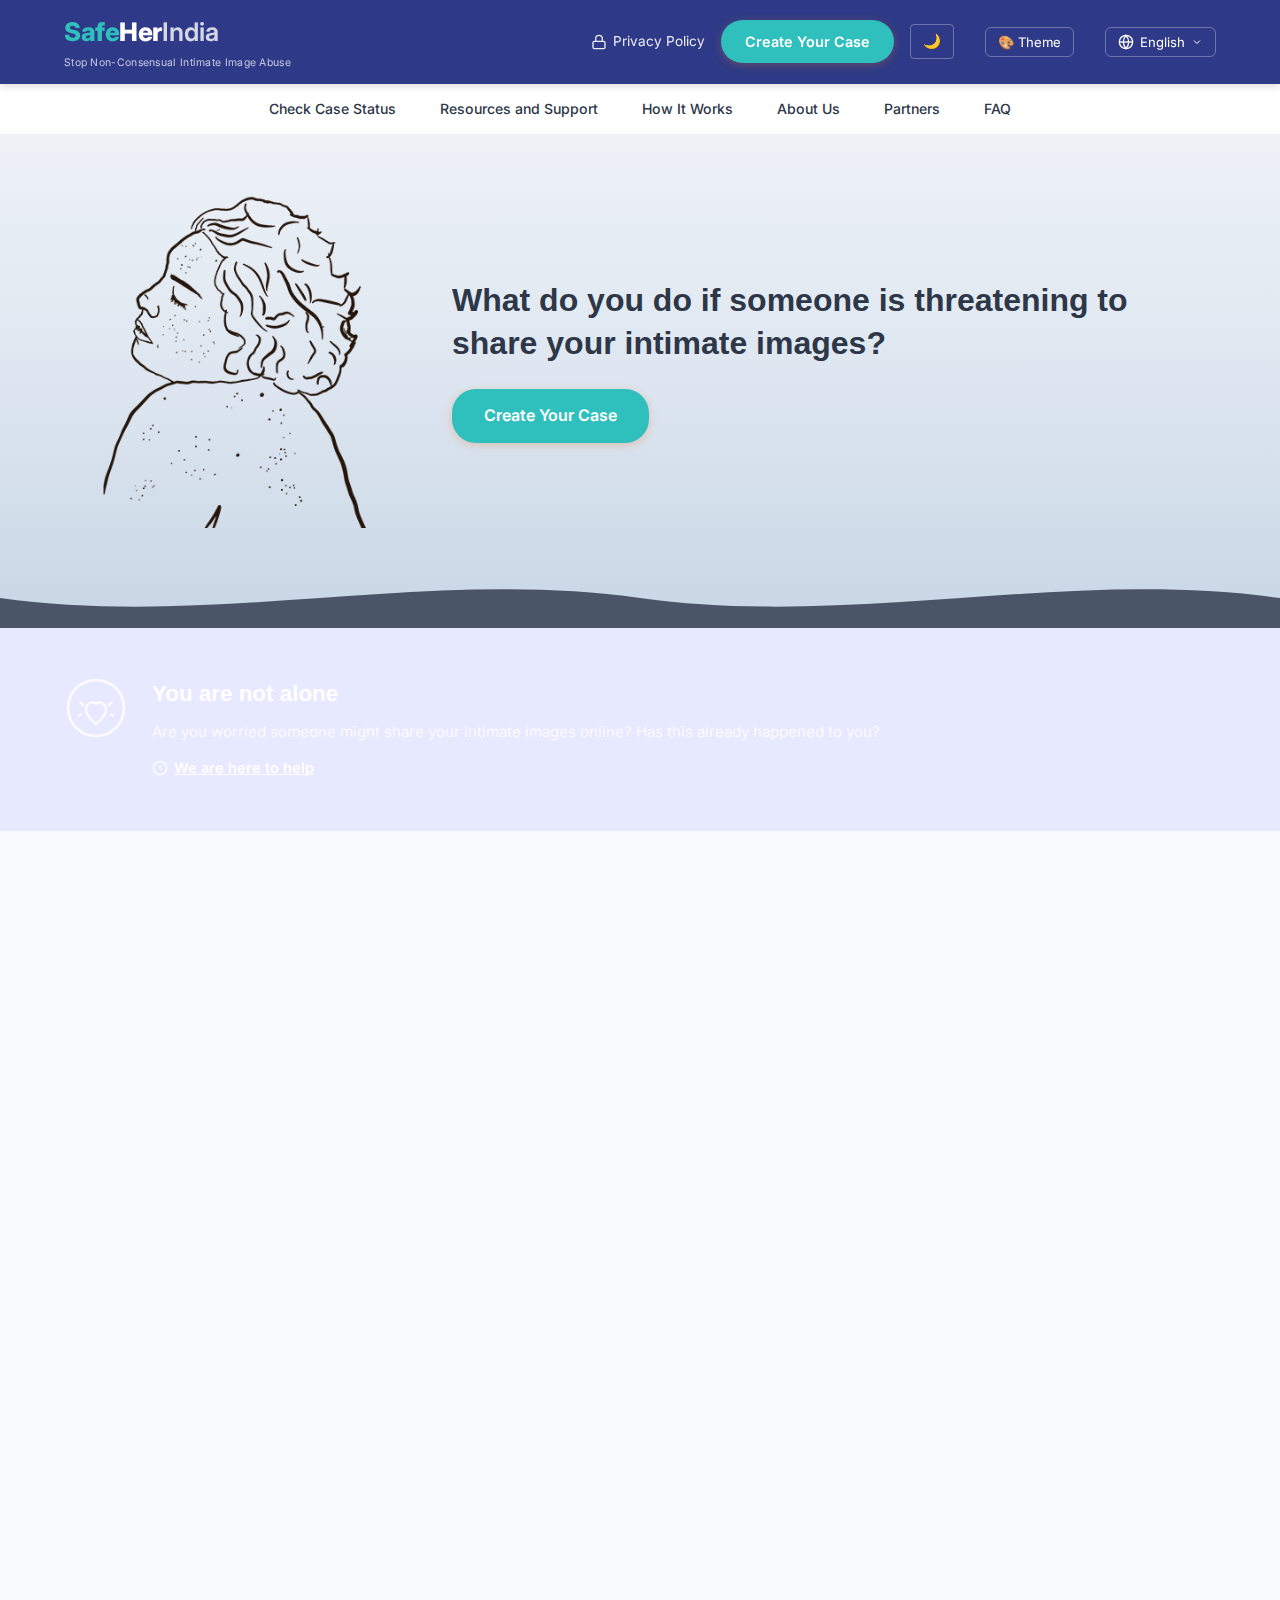
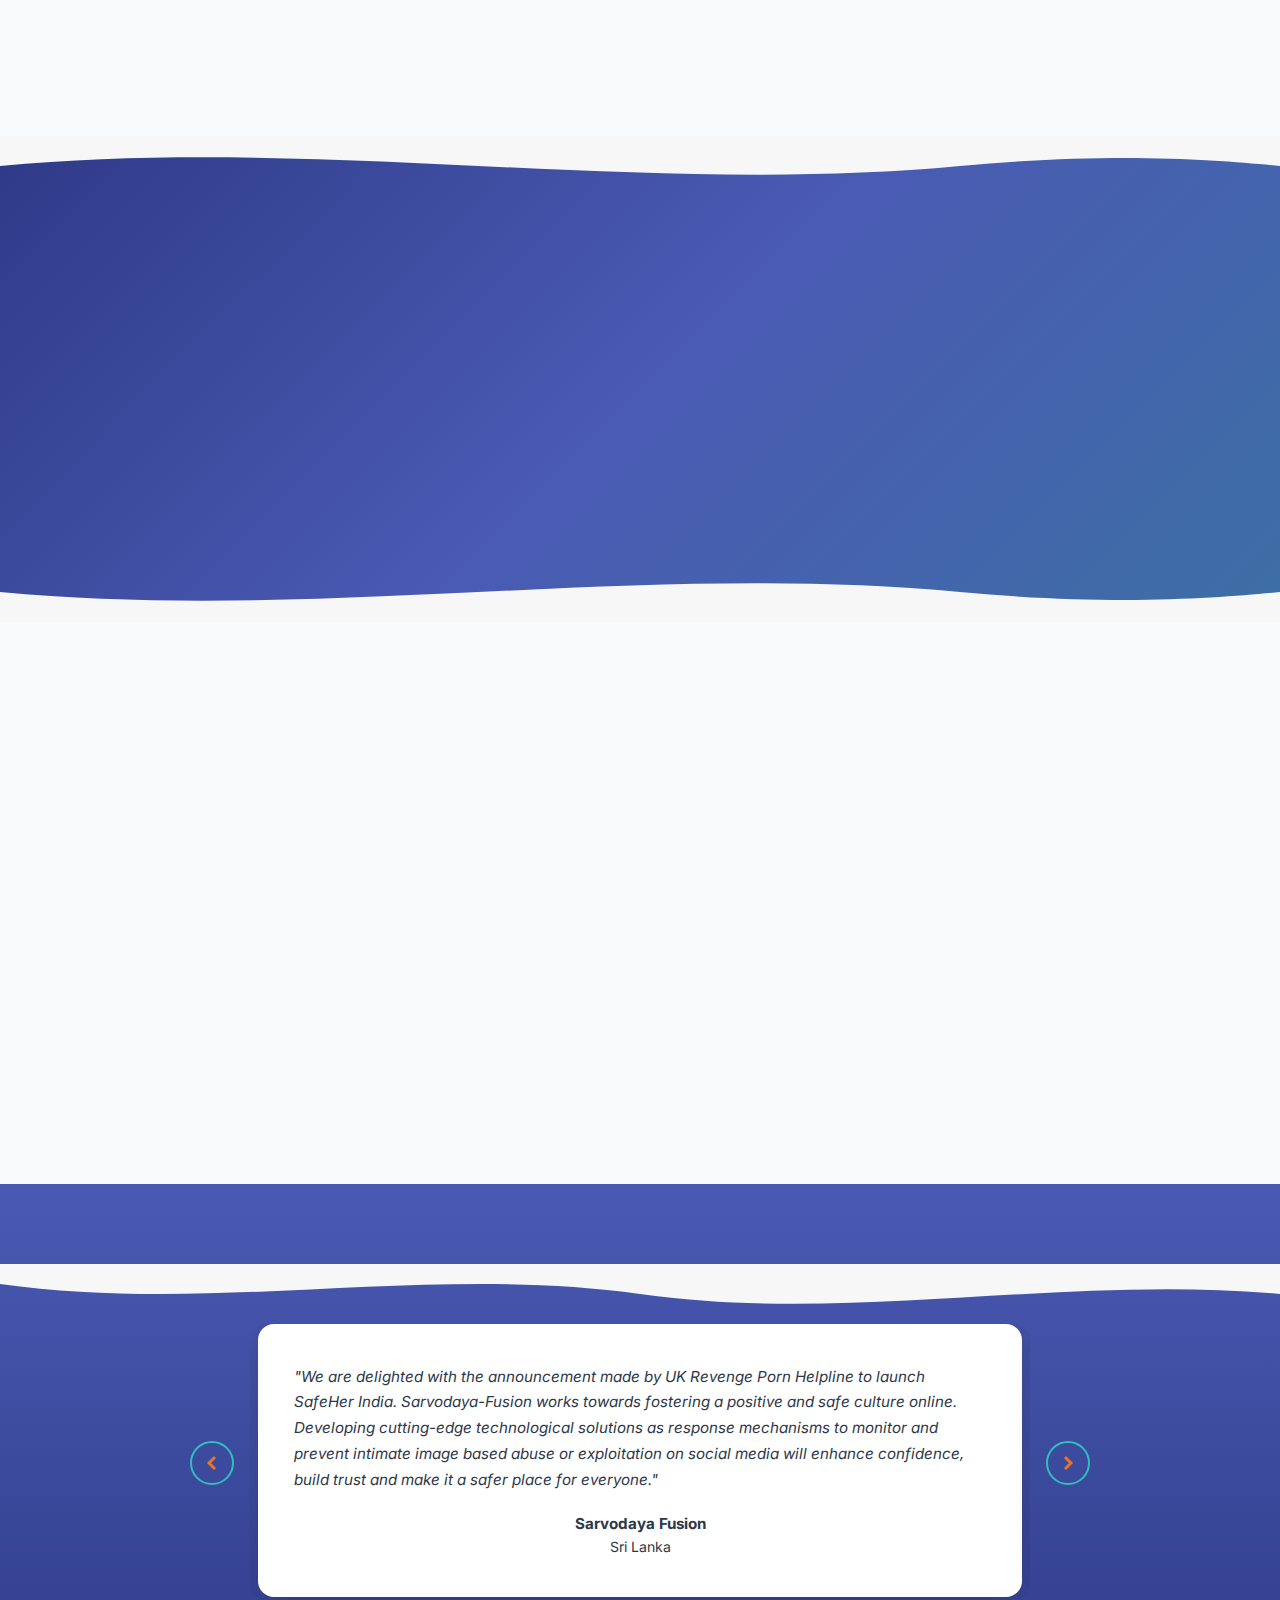
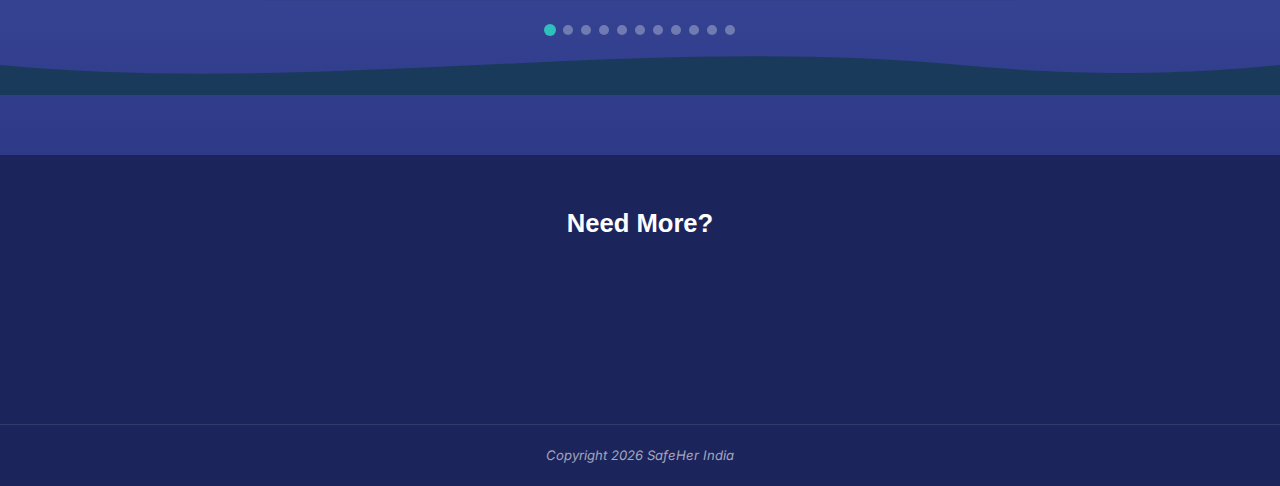
<file: index.html>
<!DOCTYPE html>
<html lang="en">

<head>
    <meta charset="UTF-8">
    <meta name="viewport" content="width=device-width, initial-scale=1.0">
    <title>Stop Non-Consensual Intimate Image Abuse | SafeHer India</title>
    <meta name="description"
        content="SafeHer India is a free tool designed to support victims of Non-Consensual Intimate Image (NCII) abuse. Create a case to protect your intimate images from being shared online.">
    <link rel="preconnect" href="https://fonts.googleapis.com">
    <link rel="preconnect" href="https://fonts.gstatic.com" crossorigin>
    <link href="https://fonts.googleapis.com/css2?family=Inter:wght@400;500;600;700;800&display=swap" rel="stylesheet">
    <link rel="stylesheet" href="styles.css">
</head>

<body>

    <!-- ===== TOP BAR ===== -->
    <header class="top-bar">
        <div class="top-bar__inner">
            <a href="index.html" class="logo" id="logo">
                <span class="logo__name"><span class="logo__stop">Safe</span><span class="logo__ncii">Her</span><span
                        class="logo__org"> India</span></span>
                <span class="logo__tagline">Stop Non-Consensual Intimate Image Abuse</span>
            </a>
            <div class="top-bar__actions">
                <a href="privacy-policy.html" class="top-bar__link" id="top-privacy-link">
                    <svg width="16" height="16" viewBox="0 0 24 24" fill="none" stroke="currentColor" stroke-width="2">
                        <rect x="3" y="11" width="18" height="11" rx="2" />
                        <path d="M7 11V7a5 5 0 0110 0v4" />
                    </svg>
                    Privacy Policy
                </a>
                <a href="create-case.html" class="btn btn--primary" id="top-create-case">Create Your Case</a>
                <button id="theme-mode-toggle" class="btn" style="background:transparent; color:var(--text-inverse); padding:8px 12px; border:1px solid rgba(255,255,255,0.3); border-radius:4px; cursor:pointer; margin-right: 15px;" aria-label="Toggle Dark Mode">
                    🌙
                </button>
                <div class="lang-dropdown" id="theme-dropdown" style="margin-right: 15px;">
                    <button class="lang-dropdown__btn" id="theme-toggle" aria-label="Select Theme">
                        🎨 Theme
                    </button>
                    <ul class="lang-dropdown__list" id="theme-list">
                        <li><a href="#" data-set-theme="guardian-calm" class="active">Guardian Calm</a></li>
                        <li><a href="#" data-set-theme="empower-strength">Empower Strength</a></li>
                        <li><a href="#" data-set-theme="digital-shield">Digital Shield</a></li>
                        <li><a href="#" data-set-theme="trust-transparency">Trust & Transparency</a></li>
                        <li><a href="#" data-set-theme="silent-strength">Silent Strength</a></li>
                        <li><a href="#" data-set-theme="soft-blush-safety">Soft Blush Safety</a></li>
                        <li><a href="#" data-set-theme="lavender-calm">Lavender Calm</a></li>
                        <li><a href="#" data-set-theme="white-rose-gold">White & Rose Gold</a></li>
                        <li><a href="#" data-set-theme="sky-blush">Sky & Blush</a></li>
                        <li><a href="#" data-set-theme="minimal-soft-neutral">Minimal Soft Neutral</a></li>
                    </ul>
                </div>
                <div class="lang-dropdown" id="lang-dropdown">
                    <button class="lang-dropdown__btn" id="lang-toggle" aria-label="Select Language">
                        <svg width="16" height="16" viewBox="0 0 24 24" fill="none" stroke="currentColor"
                            stroke-width="2">
                            <circle cx="12" cy="12" r="10" />
                            <path d="M2 12h20" />
                            <path
                                d="M12 2a15.3 15.3 0 014 10 15.3 15.3 0 01-4 10 15.3 15.3 0 01-4-10A15.3 15.3 0 0112 2z" />
                        </svg>
                        English
                        <svg width="12" height="12" viewBox="0 0 24 24" fill="none" stroke="currentColor"
                            stroke-width="2">
                            <path d="M6 9l6 6 6-6" />
                        </svg>
                    </button>
                    <ul class="lang-dropdown__list" id="lang-list">
                        <li><a href="#" class="active">English</a></li>
                        <li><a href="#">Français</a></li>
                        <li><a href="#">Deutsch</a></li>
                        <li><a href="#">Italiano</a></li>
                        <li><a href="#">Español</a></li>
                        <li><a href="#">Nederlands</a></li>
                        <li><a href="#">Português</a></li>
                        <li><a href="#">Dansk</a></li>
                        <li><a href="#">Svenska</a></li>
                        <li><a href="#">Norsk</a></li>
                        <li><a href="#">Suomi</a></li>
                        <li><a href="#">Türk</a></li>
                        <li><a href="#">عربى</a></li>
                        <li><a href="#">বাংলা</a></li>
                        <li><a href="#">עִברִית</a></li>
                        <li><a href="#">हिन्दी</a></li>
                        <li><a href="#">اردو</a></li>
                        <li><a href="#">ខ្មែរ</a></li>
                        <li><a href="#">한국어</a></li>
                        <li><a href="#">简体中文</a></li>
                        <li><a href="#">繁體中文（台灣）</a></li>
                        <li><a href="#">繁體中文（香港）</a></li>
                        <li><a href="#">Ελληνικά</a></li>
                        <li><a href="#">Magyar</a></li>
                        <li><a href="#">日本語</a></li>
                        <li><a href="#">Polski</a></li>
                        <li><a href="#">Kurdî</a></li>
                        <li><a href="#">Shqip</a></li>
                        <li><a href="#">Bosanski</a></li>
                        <li><a href="#">Srpski</a></li>
                        <li><a href="#">Crnogorski</a></li>
                        <li><a href="#">Македонски</a></li>
                    </ul>
                </div>
            </div>
            <button class="hamburger" id="hamburger" aria-label="Toggle navigation menu">
                <span></span><span></span><span></span>
            </button>
        </div>
    </header>

    <!-- ===== NAV BAR ===== -->
    <nav class="nav-bar" id="nav-bar">
        <ul class="nav-bar__list">
            <li><a href="check-status.html" id="nav-case-status">Check Case Status</a></li>
            <li><a href="resources.html" id="nav-resources">Resources and Support</a></li>
            <li><a href="how-it-works.html" id="nav-how">How It Works</a></li>
            <li><a href="about.html" id="nav-about">About Us</a></li>
            <li><a href="partners.html" id="nav-partners">Partners</a></li>
            <li><a href="faq.html" id="nav-faq">FAQ</a></li>
        </ul>
    </nav>

    <!-- ===== HERO ===== -->
    <section class="hero" id="hero">
        <div class="hero__inner">
            <div class="hero__illustration">
                <img src="hero-illustration.png" alt="Illustration of a person" class="hero__img">
            </div>
            <div class="hero__content">
                <h1 id="hero-heading">What do you do if someone is <strong>threatening to share</strong> your intimate
                    images?</h1>
                <a href="create-case.html" class="btn btn--primary btn--large" id="hero-create-case">Create Your
                    Case</a>
            </div>
        </div>
        <!-- Wavy bottom divider -->
        <div class="wave-divider wave-divider--hero">
            <svg viewBox="0 0 1440 120" preserveAspectRatio="none">
                <path d="M0,60 C240,120 480,0 720,60 C960,120 1200,0 1440,60 L1440,120 L0,120Z" fill="#4a5568" />
            </svg>
        </div>
    </section>

    <!-- ===== YOU ARE NOT ALONE ===== -->
    <section class="not-alone" id="not-alone">
        <div class="not-alone__inner">
            <div class="not-alone__icon">
                <svg viewBox="0 0 64 64" width="64" height="64" fill="none" stroke="#fff" stroke-width="2.5">
                    <circle cx="32" cy="32" r="28" />
                    <path
                        d="M22 34 C22 28, 28 24, 32 28 C36 24, 42 28, 42 34 C42 40, 32 48, 32 48 C32 48, 22 40, 22 34Z" />
                    <path d="M20 30 L16 26 M44 30 L48 26 M18 38 L14 40 M46 38 L50 40" />
                </svg>
            </div>
            <div class="not-alone__content">
                <h2 id="not-alone-heading">You are not alone</h2>
                <p>Are you worried someone might share your intimate images online? Has this already happened to you?
                </p>
                <a href="create-case.html" class="not-alone__help" id="not-alone-help">
                    <svg width="16" height="16" viewBox="0 0 24 24" fill="none" stroke="currentColor" stroke-width="2">
                        <circle cx="12" cy="12" r="10" />
                        <path d="M12 8v4l2 2" />
                    </svg>
                    We are here to help
                </a>
            </div>
        </div>
    </section>

    <!-- ===== INFO CARDS ===== -->
    <section class="how-it-works" id="how-it-works">
        <div class="section-container">
            <!-- Info Cards -->
            <div class="info-cards" id="info-cards">
                <div class="info-card" id="info-card-1">
                    <img src="info-card-1.png" alt="Founded in 2015, RPH has supported thousands of victims"
                        class="info-card__fullimg">
                </div>
                <div class="info-card" id="info-card-2">
                    <img src="info-card-2.png" alt="Over 90% removal rate, over 300,000 images removed"
                        class="info-card__fullimg">
                </div>
            </div>
        </div>
    </section>

    <!-- ===== WHAT IS ZENETIVE ===== -->
    <section class="what-is" id="about">
        <div class="section-container">
            <div class="what-is__grid">
                <div class="what-is__left">
                    <h2 id="what-heading">What is SafeHer India?</h2>
                    <p>SafeHer India is a free tool designed to support victims of Non-Consensual Intimate Image (NCII)
                        abuse.</p>
                    <p><strong>The tool works by generating a hash from your intimate image(s)/video(s).</strong>
                        SafeHer India then shares the hash with <a href="partners.html">participating companies</a> so
                        they
                        can help detect and remove the images from being shared online. <a
                            href="how-it-works.html">Learn
                            more about the tool</a> and participating companies.</p>
                    <p>Image hashing is the process of using an algorithm to assign a unique hash value to an image.
                        Duplicate copies of the image all have the exact same hash value. For this reason, it is
                        sometimes referred to as a 'digital fingerprint'.</p>
                    <p>To learn more please visit the '<a href="how-it-works.html">How it Works</a>' page.</p>
                </div>
                <div class="what-is__right">
                    <p>SafeHer India is operated by the <a href="#">Revenge Porn Helpline</a> which is part of SWGfL, a
                        not-for-profit charity with an international reputation whose mission is to ensure that everyone
                        should benefit from technology, free from harm. Founded in 2000, SWGfL works with a number of
                        partners and stakeholders around the world to protect everyone online.</p>
                    <p>The Revenge Porn Helpline (RPH) — established in 2015 — has <strong>supported thousands of
                            victims of non-consensual intimate image abuse.</strong></p>
                    <p class="callout-text"><em>Remember, everything you are feeling is valid. You are a victim of
                            abuse.</em></p>
                </div>
            </div>
        </div>
    </section>

    <!-- ===== PRIVACY ===== -->
    <section class="privacy-section" id="privacy-policy">
        <div class="wave-divider wave-divider--privacy-top">
            <svg viewBox="0 0 1440 120" preserveAspectRatio="none">
                <path d="M0,60 C360,0 720,120 1080,60 C1260,30 1380,50 1440,60 L1440,0 L0,0Z" fill="#f7f7f7" />
            </svg>
        </div>
        <div class="section-container privacy-section__inner">
            <div class="privacy-section__callout" id="privacy-callout">
                <div class="privacy-callout__illustration">
                    <svg viewBox="0 0 140 180" xmlns="http://www.w3.org/2000/svg">
                        <path d="M70 20 C90 10, 110 20, 105 50 C120 40, 125 65, 110 80" fill="none" stroke="#333"
                            stroke-width="1.5" />
                        <ellipse cx="75" cy="80" rx="30" ry="38" fill="none" stroke="#333" stroke-width="1.5" />
                        <!-- Blindfold -->
                        <rect x="45" y="68" width="60" height="14" rx="3" fill="none" stroke="#333"
                            stroke-width="1.5" />
                        <path d="M55 120 L55 175" fill="none" stroke="#333" stroke-width="1.5" />
                        <path d="M95 120 L95 175" fill="none" stroke="#333" stroke-width="1.5" />
                    </svg>
                </div>
                <p class="privacy-callout__text"><em>Remember, everything you are feeling is valid. You are a victim of
                        abuse.</em></p>
            </div>
            <div class="privacy-section__main">
                <div class="privacy-section__icon">
                    <svg viewBox="0 0 64 64" width="64" height="64" fill="none" stroke="#e8732a" stroke-width="2.5">
                        <path d="M32 8 L32 28" />
                        <path d="M28 16 L32 8 L36 16" />
                        <rect x="18" y="28" width="28" height="30" rx="3" />
                        <path d="M26 40 L30 44 L38 36" />
                    </svg>
                </div>
                <h2 id="privacy-heading">We protect your privacy</h2>
                <p>The tool works by creating hashes (digital fingerprints) of your selected images directly on your
                    device. This hash (fingerprint) is the only file which is shared with SafeHer India and <a
                        href="partners.html">participating companies</a>. To protect your privacy, SafeHer India does
                    not
                    download the images from your device and collects the minimum amount of data to run the service.</p>
                <a href="privacy-policy.html" class="link--orange" id="read-privacy">Read our privacy policy</a>
            </div>
        </div>
        <div class="wave-divider wave-divider--privacy-bottom">
            <svg viewBox="0 0 1440 120" preserveAspectRatio="none">
                <path d="M0,60 C360,120 720,0 1080,60 C1260,90 1380,70 1440,60 L1440,120 L0,120Z" fill="#f7f7f7" />
            </svg>
        </div>
    </section>

    <!-- ===== WHO IS IT FOR ===== -->
    <section class="who-for" id="who-for">
        <div class="section-container">
            <div class="who-for__grid">
                <div class="who-for__icon-col">
                    <div class="who-for__people-icon">
                        <svg viewBox="0 0 80 80" width="80" height="80" fill="none" stroke="#888" stroke-width="2">
                            <circle cx="40" cy="40" r="36" />
                            <circle cx="30" cy="32" r="8" />
                            <circle cx="50" cy="32" r="8" />
                            <path d="M20 56 C20 48, 28 42, 30 42 C32 42, 34 44, 34 46" />
                            <path d="M60 56 C60 48, 52 42, 50 42 C48 42, 46 44, 46 46" />
                        </svg>
                    </div>
                </div>
                <div class="who-for__content">
                    <h2 id="who-heading">Who is SafeHer India for?</h2>
                    <p>If you meet the following criteria, you can use SafeHer India.</p>
                    <p><strong>Are you:</strong></p>
                    <ul class="criteria-list" id="criteria-list">
                        <li>
                            <span class="check-icon">
                                <svg width="20" height="20" viewBox="0 0 24 24" fill="none" stroke="#e8732a"
                                    stroke-width="2.5">
                                    <circle cx="12" cy="12" r="10" />
                                    <path d="M8 12l3 3 5-5" />
                                </svg>
                            </span>
                            The person who is in the image? (<a href="faq.html">Why do we ask this?</a>)
                        </li>
                        <li>
                            <span class="check-icon">
                                <svg width="20" height="20" viewBox="0 0 24 24" fill="none" stroke="#e8732a"
                                    stroke-width="2.5">
                                    <circle cx="12" cy="12" r="10" />
                                    <path d="M8 12l3 3 5-5" />
                                </svg>
                            </span>
                            18 or older at the time the image was taken?
                        </li>
                        <li>
                            <span class="check-icon">
                                <svg width="20" height="20" viewBox="0 0 24 24" fill="none" stroke="#e8732a"
                                    stroke-width="2.5">
                                    <circle cx="12" cy="12" r="10" />
                                    <path d="M8 12l3 3 5-5" />
                                </svg>
                            </span>
                            Currently over 18 years old? (<a href="faq.html">Why do we ask this?</a>)
                        </li>
                        <li>
                            <span class="check-icon">
                                <svg width="20" height="20" viewBox="0 0 24 24" fill="none" stroke="#e8732a"
                                    stroke-width="2.5">
                                    <circle cx="12" cy="12" r="10" />
                                    <path d="M8 12l3 3 5-5" />
                                </svg>
                            </span>
                            Still in possession of the image or video?
                        </li>
                        <li>
                            <span class="check-icon">
                                <svg width="20" height="20" viewBox="0 0 24 24" fill="none" stroke="#e8732a"
                                    stroke-width="2.5">
                                    <circle cx="12" cy="12" r="10" />
                                    <path d="M8 12l3 3 5-5" />
                                </svg>
                            </span>
                            Are you nude, semi-nude, or engaging in a sexual act in the image/video?
                        </li>
                    </ul>
                    <p>If all of these apply to you, and you are ready to use the SafeHer India tool. Click on '<a
                            href="create-case.html">Create Your Case</a>'.</p>
                    <p>If you don't meet all the criteria, you can still get help. <a href="resources.html">Click here
                            for
                            more information</a>.</p>
                </div>
            </div>
        </div>
    </section>

    <!-- ===== TESTIMONIALS ===== -->
    <section class="testimonials" id="partners">
        <div class="wave-divider wave-divider--testimonials-top">
            <svg viewBox="0 0 1440 120" preserveAspectRatio="none">
                <path d="M0,40 C240,100 480,0 720,60 C960,120 1200,20 1440,60 L1440,0 L0,0Z" fill="#f7f7f7" />
            </svg>
        </div>
        <div class="section-container">
            <div class="carousel" id="testimonial-carousel">
                <button class="carousel__arrow carousel__arrow--prev" id="carousel-prev"
                    aria-label="Previous testimonial">
                    <svg width="24" height="24" viewBox="0 0 24 24" fill="none" stroke="#e8732a" stroke-width="3">
                        <path d="M15 18l-6-6 6-6" />
                    </svg>
                </button>
                <div class="carousel__track-container">
                    <div class="carousel__track" id="carousel-track">

                        <div class="carousel__slide" data-index="0">
                            <blockquote>
                                <p>"We are delighted with the announcement made by UK Revenge Porn Helpline to launch
                                    SafeHer India. Sarvodaya-Fusion works towards fostering a positive and safe culture
                                    online. Developing cutting-edge technological solutions as response mechanisms to
                                    monitor and prevent intimate image based abuse or exploitation on social media will
                                    enhance confidence, build trust and make it a safer place for everyone."</p>
                                <footer>
                                    <strong>Sarvodaya Fusion</strong><br>Sri Lanka
                                </footer>
                            </blockquote>
                        </div>

                        <div class="carousel__slide" data-index="1">
                            <blockquote>
                                <p>"SafeHer India is an innovative tool to prevent the distribution of NCII with minimal
                                    privacy risks across various online platforms. It will provide reassurance for
                                    victims and ordinary people who have a fear that their intimate images will be
                                    shared without their consent online."</p>
                                <footer>
                                    <strong>Ji-yeon Lee</strong><br>Hankuk University of Foreign Studies (South
                                    Korea)<br>Professor of Counseling Psychology
                                </footer>
                            </blockquote>
                        </div>

                        <div class="carousel__slide" data-index="2">
                            <blockquote>
                                <p>"The sharing of Nonconsensual Intimate Images can have devastating effects on victims
                                    and survivors. When images are shared online without consent, many victims feel
                                    ashamed, fear, guilt, and the actions of sharing nonconsensual intimate images can
                                    lead to real-world implications and dangers. The National Center for Victims of
                                    Crime is proud to support The Revenge Porn Helpline for providing a service that
                                    gives survivors choice and control back over their lives."</p>
                                <footer>
                                    <strong>The National Center for Victims of Crime</strong>
                                </footer>
                            </blockquote>
                        </div>

                        <div class="carousel__slide" data-index="3">
                            <blockquote>
                                <p>"As an organisation working with the marginalized LBQTI+ community in Northern
                                    Nigeria, one of the most prevalent forms of violence our communities face is cyber
                                    bullying and intimidation, through intimate image sharing without consent.
                                    SafeHer India is a timely, proactive initiative and we look forward to how this tool
                                    will create more safe spaces on social media."</p>
                                <footer>
                                    <strong>Women Initiative for Sustainable Empowerment and Equality
                                        (WISE)</strong><br>Nigeria
                                </footer>
                            </blockquote>
                        </div>

                        <div class="carousel__slide" data-index="4">
                            <blockquote>
                                <p>"We welcome the initiative made by SafeHer India. In our helpline we talk with many
                                    people who have become victims of non-consensual intimate image sharing (NCII) or
                                    have been threatened with it. This new process will provide reassurance for many
                                    victims as well as potential victims."</p>
                                <footer>
                                    <strong>StopChikane</strong><br>Denmark
                                </footer>
                            </blockquote>
                        </div>

                        <div class="carousel__slide" data-index="5">
                            <blockquote>
                                <p>"This is an excellent step forward in non-consensual intimate image prevention that
                                    prioritises the agency of those most affected and keeps them informed of the status
                                    of their images if they so desire. Its open data base of hashes is an invitation for
                                    all tech companies to come on board and show true commitment to stopping NCII."</p>
                                <footer>
                                    <strong>Take Back the Tech!</strong>
                                </footer>
                            </blockquote>
                        </div>

                        <div class="carousel__slide" data-index="6">
                            <blockquote>
                                <p>"Violence in digital environments has serious long-term consequences for the lives of
                                    victims, which is why it is essential to seek solutions to prevent revictimization.
                                    This initiative is further proof that it is possible to turn technologies into an
                                    ally in combating violence against women and other vulnerable groups on the
                                    Internet."</p>
                                <footer>
                                    <strong>Juliana Cunha</strong><br>Safernet Brasil<br>Director
                                </footer>
                            </blockquote>
                        </div>

                        <div class="carousel__slide" data-index="7">
                            <blockquote>
                                <p>"We applaud SafeHer India's approach to actively equip potential victims of NCII with
                                    the tools to fight back by proactively fighting forward to overcome the
                                    powerlessness and hopelessness often associated with the trauma of tech facilitated
                                    intimate partner violence."</p>
                                <footer>
                                    <strong>Digital Society Africa</strong>
                                </footer>
                            </blockquote>
                        </div>

                        <div class="carousel__slide" data-index="8">
                            <blockquote>
                                <p>"Victims of image-based abuse are diverse in their backgrounds, experiences and
                                    needs. The SafeHer India scheme ticks all of those boxes. It is a victim-centric
                                    approach that seeks to not only communicate the wrongs and harms of image-based
                                    abuse to the broader community, but it also puts the power back into the hands of
                                    the victim."</p>
                                <footer>
                                    <strong>Nicola Henry</strong><br>RMIT University, Australia<br>Social and Global
                                    Studies Centre
                                </footer>
                            </blockquote>
                        </div>

                        <div class="carousel__slide" data-index="9">
                            <blockquote>
                                <p>"One of the most devastating aspects of NCII for victim-survivors is the constancy of
                                    the threat that your intimate images will be shared without your consent or
                                    knowledge. This initiative from the Revenge Porn Helpline directly responds to these
                                    harms and provides a mechanism to prevent NCII."</p>
                                <footer>
                                    <strong>Asher Flynn</strong><br>Monash University<br>Associate Professor of
                                    Criminology (Australia)
                                </footer>
                            </blockquote>
                        </div>

                        <div class="carousel__slide" data-index="10">
                            <blockquote>
                                <p>"Across the globe, threats to share intimate images without consent is increasingly a
                                    part of patterns of domestic abuse and coercive control. The global expansion of the
                                    NCII initiative has the prospect of providing victims of domestic abuse an effective
                                    tool to respond to threats of NCII."</p>
                                <footer>
                                    <strong>María Rún Bjarnadóttir</strong><br>The National Commissioner of the
                                    Icelandic Police<br>Director for Internet Safety
                                </footer>
                            </blockquote>
                        </div>

                    </div>
                </div>
                <button class="carousel__arrow carousel__arrow--next" id="carousel-next" aria-label="Next testimonial">
                    <svg width="24" height="24" viewBox="0 0 24 24" fill="none" stroke="#e8732a" stroke-width="3">
                        <path d="M9 18l6-6-6-6" />
                    </svg>
                </button>
            </div>
            <div class="carousel__dots" id="carousel-dots"></div>
        </div>
        <div class="wave-divider wave-divider--testimonials-bottom">
            <svg viewBox="0 0 1440 120" preserveAspectRatio="none">
                <path d="M0,60 C360,120 720,0 1080,60 C1260,90 1380,70 1440,60 L1440,120 L0,120Z" fill="#1a3a5c" />
            </svg>
        </div>
    </section>

    <!-- ===== NEED MORE ===== -->
    <section class="need-more" id="need-more">
        <div class="section-container">
            <h2 id="need-more-heading">Need More?</h2>
            <div class="need-more__grid">
                <a href="privacy-policy.html" class="need-more__card" id="need-more-privacy">
                    <div class="need-more__icon">
                        <svg viewBox="0 0 48 48" width="48" height="48" fill="none" stroke="#fff" stroke-width="2">
                            <rect x="8" y="6" width="32" height="36" rx="3" />
                            <path d="M16 16h16 M16 22h16 M16 28h10" />
                        </svg>
                    </div>
                    <span>Privacy Policy</span>
                </a>
                <a href="resources.html" class="need-more__card" id="need-more-resources">
                    <div class="need-more__icon">
                        <svg viewBox="0 0 48 48" width="48" height="48" fill="none" stroke="#fff" stroke-width="2">
                            <path d="M10 40 L24 28 L38 40" />
                            <path d="M14 32 L24 22 L34 32" />
                            <circle cx="24" cy="14" r="6" />
                        </svg>
                    </div>
                    <span>Resources and Support</span>
                </a>
                <a href="faq.html" class="need-more__card" id="need-more-faq">
                    <div class="need-more__icon">
                        <svg viewBox="0 0 48 48" width="48" height="48" fill="none" stroke="#fff" stroke-width="2">
                            <circle cx="24" cy="24" r="18" />
                            <path d="M18 18 C18 12, 30 12, 30 18 C30 22, 24 22, 24 26" />
                            <circle cx="24" cy="32" r="1.5" fill="#fff" />
                        </svg>
                    </div>
                    <span>FAQ</span>
                </a>
            </div>
        </div>
    </section>

    <!-- ===== FOOTER ===== -->
    <footer class="site-footer" id="site-footer">
        <p>Copyright 2026 SafeHer India</p>
    </footer>

    <script src="script.js"></script>
</body>

</html>
</file>
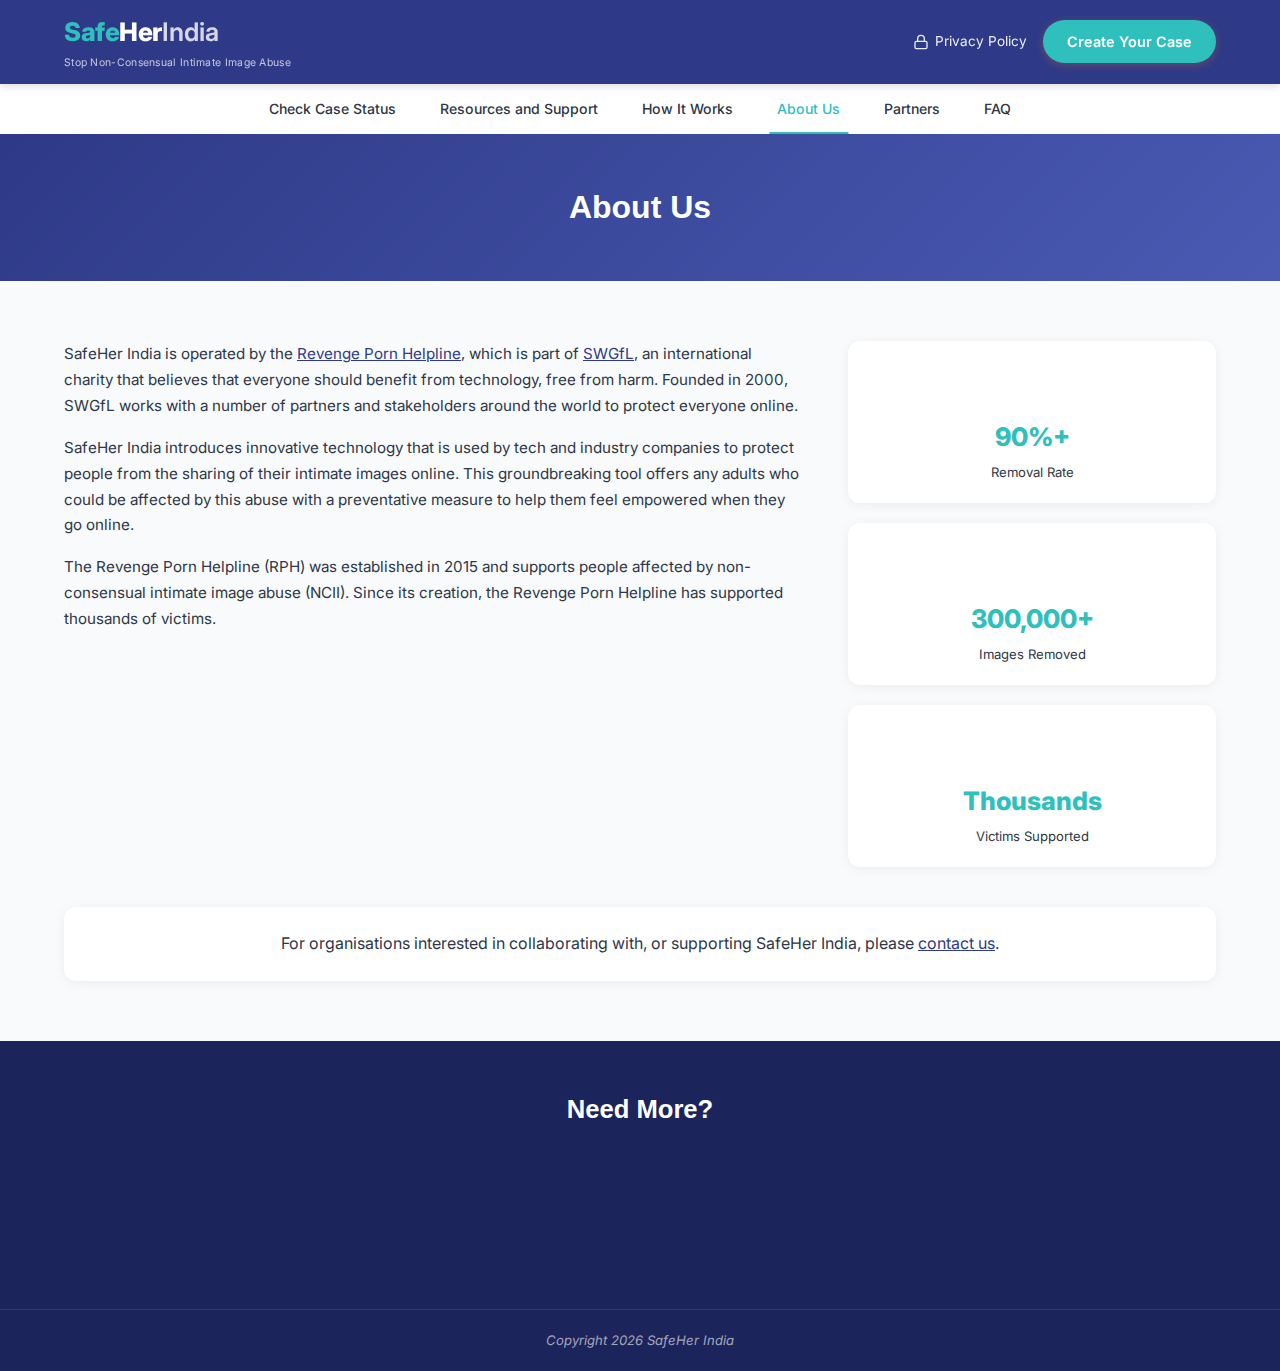
<file: about.html>
<!DOCTYPE html>
<html lang="en">

<head>
    <meta charset="UTF-8">
    <meta name="viewport" content="width=device-width, initial-scale=1.0">
    <title>About Us | SafeHer India</title>
    <meta name="description"
        content="Learn about SafeHer India, operated by the Revenge Porn Helpline and SWGfL, supporting victims of non-consensual intimate image abuse.">
    <link rel="preconnect" href="https://fonts.googleapis.com">
    <link rel="preconnect" href="https://fonts.gstatic.com" crossorigin>
    <link href="https://fonts.googleapis.com/css2?family=Inter:wght@400;500;600;700;800&display=swap" rel="stylesheet">
    <link rel="stylesheet" href="styles.css">
</head>

<body>

    <!-- HEADER -->
    <header class="top-bar">
        <div class="top-bar__inner">
            <a href="index.html" class="logo">
                <span class="logo__name"><span class="logo__stop">Safe</span><span class="logo__ncii">Her</span><span class="logo__org"> India</span></span>
                <span class="logo__tagline">Stop Non-Consensual Intimate Image Abuse</span>
            </a>
            <div class="top-bar__actions">
                <a href="privacy-policy.html" class="top-bar__link">
                    <svg width="16" height="16" viewBox="0 0 24 24" fill="none" stroke="currentColor" stroke-width="2">
                        <rect x="3" y="11" width="18" height="11" rx="2" />
                        <path d="M7 11V7a5 5 0 0110 0v4" />
                    </svg>
                    Privacy Policy
                </a>
                <a href="create-case.html" class="btn btn--primary">Create Your Case</a>
            </div>
            <button class="hamburger" id="hamburger"
                aria-label="Toggle menu"><span></span><span></span><span></span></button>
        </div>
    </header>
    <nav class="nav-bar" id="nav-bar">
        <ul class="nav-bar__list">
            <li><a href="check-status.html">Check Case Status</a></li>
            <li><a href="resources.html">Resources and Support</a></li>
            <li><a href="how-it-works.html">How It Works</a></li>
            <li><a href="about.html" class="nav-active">About Us</a></li>
            <li><a href="partners.html">Partners</a></li>
            <li><a href="faq.html">FAQ</a></li>
        </ul>
    </nav>

    <!-- MAIN CONTENT -->
    <main class="page-content">
        <div class="page-hero">
            <h1>About Us</h1>
        </div>

        <section class="about-section">
            <div class="section-container">
                <div class="about-grid">
                    <div class="about-main">
                        <p>SafeHer India is operated by the <a href="https://revengepornhelpline.org.uk/" target="_blank"
                                rel="noopener">Revenge Porn Helpline</a>, which is part of <a
                                href="https://swgfl.org.uk/" target="_blank" rel="noopener">SWGfL</a>, an international
                            charity that believes that everyone should benefit from technology, free from harm. Founded
                            in 2000, SWGfL works with a number of partners and stakeholders around the world to protect
                            everyone online.</p>

                        <p>SafeHer India introduces innovative technology that is used by tech and industry companies to
                            protect people from the sharing of their intimate images online. This groundbreaking tool
                            offers any adults who could be affected by this abuse with a preventative measure to help
                            them feel empowered when they go online.</p>

                        <p>The Revenge Porn Helpline (RPH) was established in 2015 and supports people affected by
                            non-consensual intimate image abuse (NCII). Since its creation, the Revenge Porn Helpline
                            has supported thousands of victims.</p>
                    </div>

                    <div class="about-stats">
                        <div class="stat-card">
                            <div class="stat-card__icon">
                                <svg width="48" height="48" viewBox="0 0 48 48" fill="none" stroke="var(--orange)"
                                    stroke-width="2">
                                    <circle cx="24" cy="24" r="18" />
                                    <path d="M16 24l6 6 12-12" />
                                </svg>
                            </div>
                            <div class="stat-card__number">90%+</div>
                            <div class="stat-card__label">Removal Rate</div>
                        </div>
                        <div class="stat-card">
                            <div class="stat-card__icon">
                                <svg width="48" height="48" viewBox="0 0 48 48" fill="none" stroke="var(--orange)"
                                    stroke-width="2">
                                    <rect x="8" y="16" width="32" height="24" rx="3" />
                                    <path d="M8 22h32" />
                                    <path d="M16 30h8" />
                                </svg>
                            </div>
                            <div class="stat-card__number">300,000+</div>
                            <div class="stat-card__label">Images Removed</div>
                        </div>
                        <div class="stat-card">
                            <div class="stat-card__icon">
                                <svg width="48" height="48" viewBox="0 0 48 48" fill="none" stroke="var(--orange)"
                                    stroke-width="2">
                                    <circle cx="24" cy="16" r="8" />
                                    <path d="M8 40c0-8 8-14 16-14s16 6 16 14" />
                                </svg>
                            </div>
                            <div class="stat-card__number">Thousands</div>
                            <div class="stat-card__label">Victims Supported</div>
                        </div>
                    </div>
                </div>

                <div class="about-cta">
                    <p>For organisations interested in collaborating with, or supporting SafeHer India, please <a
                            href="partners.html">contact us</a>.</p>
                </div>
            </div>
        </section>
    </main>

    <!-- NEED MORE + FOOTER -->
    <section class="need-more">
        <div class="section-container">
            <h2>Need More?</h2>
            <div class="need-more__grid">
                <a href="privacy-policy.html" class="need-more__card">
                    <div class="need-more__icon"><svg viewBox="0 0 48 48" width="48" height="48" fill="none"
                            stroke="#fff" stroke-width="2">
                            <rect x="8" y="6" width="32" height="36" rx="3" />
                            <path d="M16 16h16 M16 22h16 M16 28h10" />
                        </svg></div>
                    <span>Privacy Policy</span>
                </a>
                <a href="resources.html" class="need-more__card">
                    <div class="need-more__icon"><svg viewBox="0 0 48 48" width="48" height="48" fill="none"
                            stroke="#fff" stroke-width="2">
                            <path d="M10 40 L24 28 L38 40" />
                            <path d="M14 32 L24 22 L34 32" />
                            <circle cx="24" cy="14" r="6" />
                        </svg></div>
                    <span>Resources and Support</span>
                </a>
                <a href="faq.html" class="need-more__card">
                    <div class="need-more__icon"><svg viewBox="0 0 48 48" width="48" height="48" fill="none"
                            stroke="#fff" stroke-width="2">
                            <circle cx="24" cy="24" r="18" />
                            <path d="M18 18 C18 12, 30 12, 30 18 C30 22, 24 22, 24 26" />
                            <circle cx="24" cy="32" r="1.5" fill="#fff" />
                        </svg></div>
                    <span>FAQ</span>
                </a>
            </div>
        </div>
    </section>
    <footer class="site-footer">
        <p>Copyright 2026 SafeHer India</p>
    </footer>

    <script src="script.js"></script>
</body>

</html>
</file>
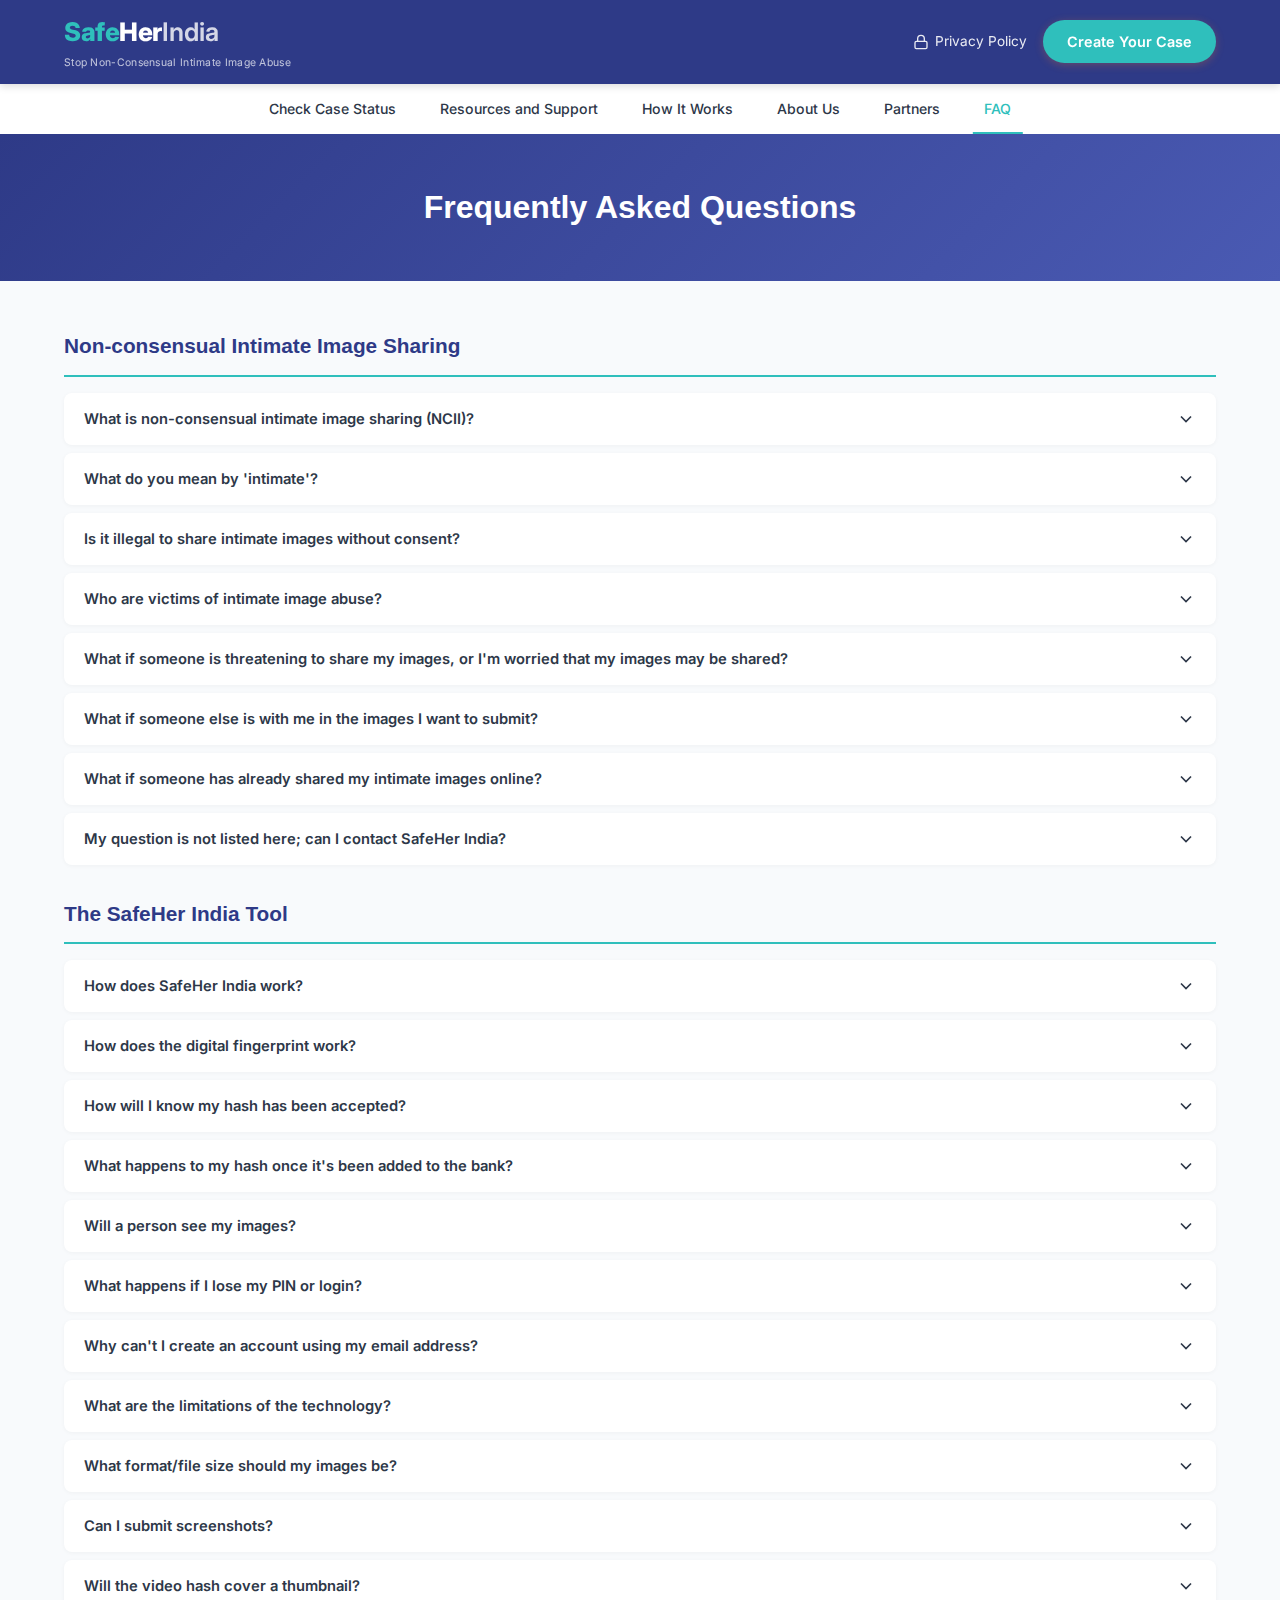
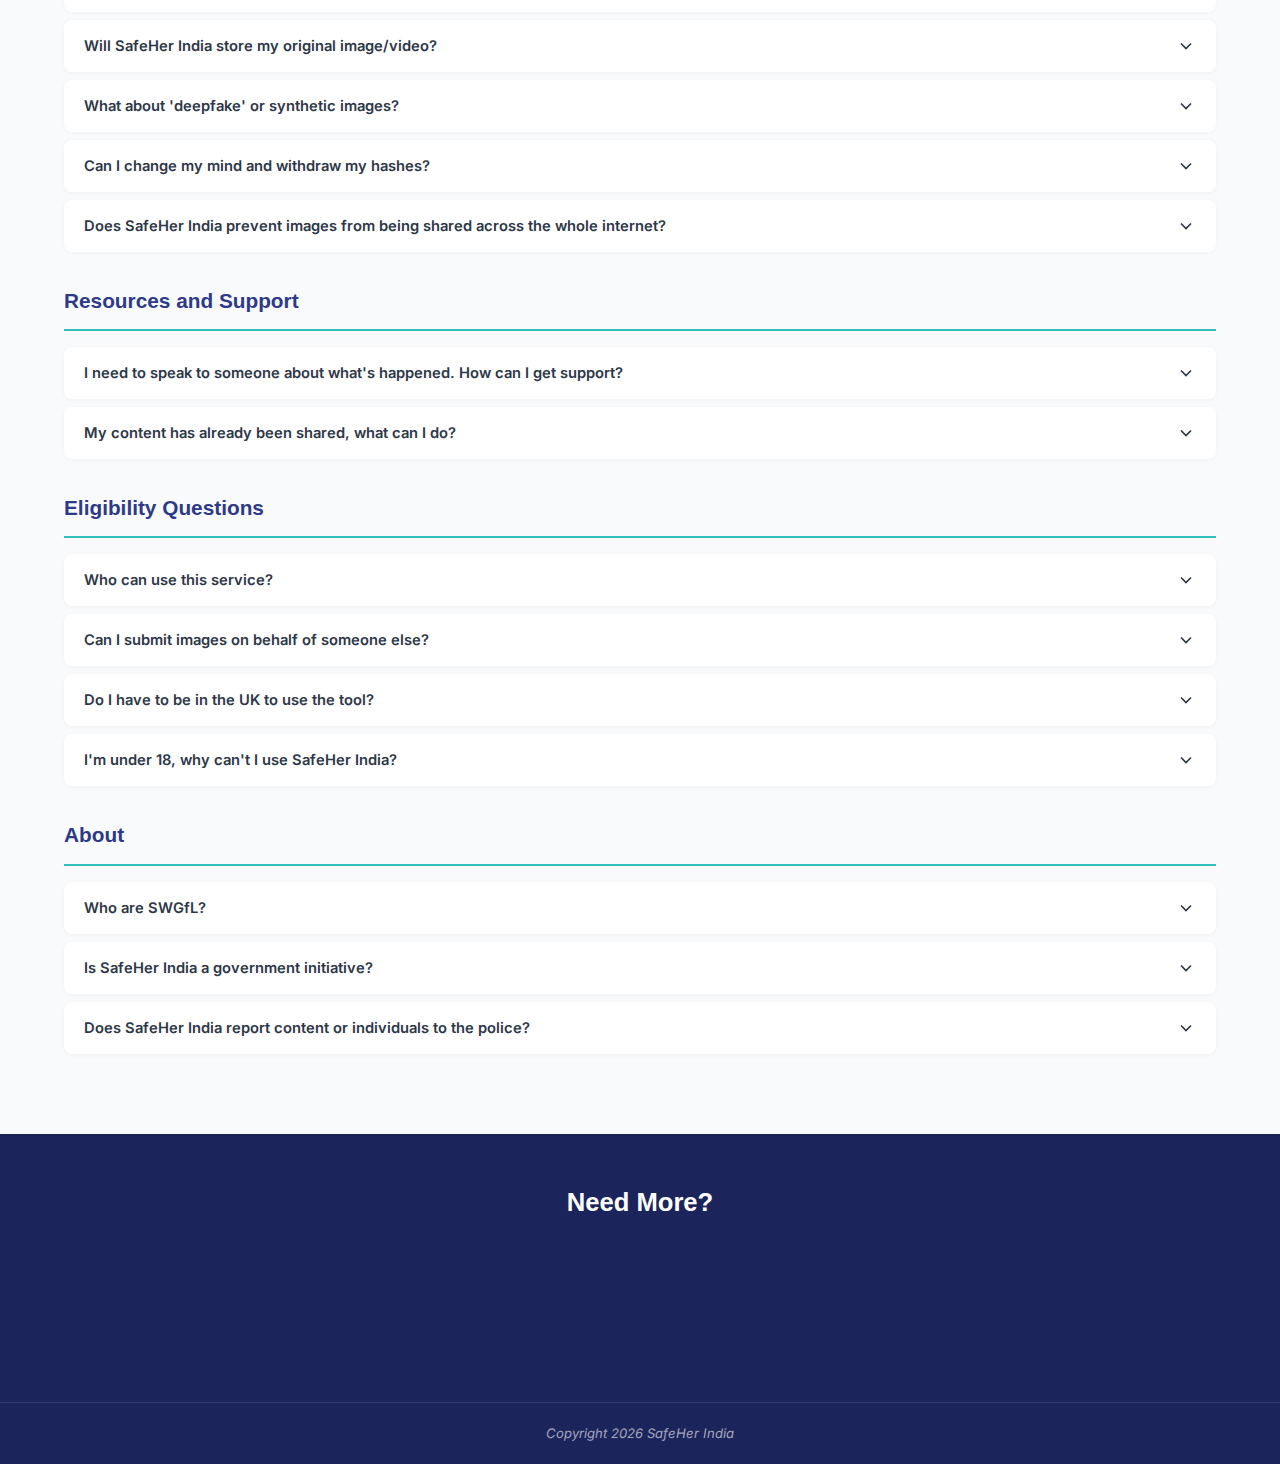
<file: faq.html>
<!DOCTYPE html>
<html lang="en">

<head>
    <meta charset="UTF-8">
    <meta name="viewport" content="width=device-width, initial-scale=1.0">
    <title>FAQ | SafeHer India</title>
    <meta name="description"
        content="Frequently asked questions about SafeHer India, non-consensual intimate image sharing, and how our tool works.">
    <link rel="preconnect" href="https://fonts.googleapis.com">
    <link rel="preconnect" href="https://fonts.gstatic.com" crossorigin>
    <link href="https://fonts.googleapis.com/css2?family=Inter:wght@400;500;600;700;800&display=swap" rel="stylesheet">
    <link rel="stylesheet" href="styles.css">
</head>

<body>

    <!-- HEADER -->
    <header class="top-bar">
        <div class="top-bar__inner">
            <a href="index.html" class="logo">
                <span class="logo__name"><span class="logo__stop">Safe</span><span class="logo__ncii">Her</span><span class="logo__org"> India</span></span>
                <span class="logo__tagline">Stop Non-Consensual Intimate Image Abuse</span>
            </a>
            <div class="top-bar__actions">
                <a href="privacy-policy.html" class="top-bar__link">
                    <svg width="16" height="16" viewBox="0 0 24 24" fill="none" stroke="currentColor" stroke-width="2">
                        <rect x="3" y="11" width="18" height="11" rx="2" />
                        <path d="M7 11V7a5 5 0 0110 0v4" />
                    </svg>
                    Privacy Policy
                </a>
                <a href="create-case.html" class="btn btn--primary">Create Your Case</a>
            </div>
            <button class="hamburger" id="hamburger"
                aria-label="Toggle menu"><span></span><span></span><span></span></button>
        </div>
    </header>
    <nav class="nav-bar" id="nav-bar">
        <ul class="nav-bar__list">
            <li><a href="check-status.html">Check Case Status</a></li>
            <li><a href="resources.html">Resources and Support</a></li>
            <li><a href="how-it-works.html">How It Works</a></li>
            <li><a href="about.html">About Us</a></li>
            <li><a href="partners.html">Partners</a></li>
            <li><a href="faq.html" class="nav-active">FAQ</a></li>
        </ul>
    </nav>

    <!-- MAIN CONTENT -->
    <main class="page-content">
        <div class="page-hero">
            <h1>Frequently Asked Questions</h1>
        </div>

        <section class="faq-section">
            <div class="section-container">

                <!-- CATEGORY 1: NCII -->
                <div class="faq-category">
                    <h2 class="faq-category__title">Non-consensual Intimate Image Sharing</h2>

                    <div class="accordion-item">
                        <button class="accordion-trigger" aria-expanded="false">
                            <span>What is non-consensual intimate image sharing (NCII)?</span>
                            <svg class="accordion-chevron" width="20" height="20" viewBox="0 0 24 24" fill="none"
                                stroke="currentColor" stroke-width="2">
                                <path d="M6 9l6 6 6-6" />
                            </svg>
                        </button>
                        <div class="accordion-content">
                            <p>NCII is the act of sharing intimate images or videos of someone, either on or offline,
                                without their consent. This can include manipulated images/deepfakes.</p>
                        </div>
                    </div>

                    <div class="accordion-item">
                        <button class="accordion-trigger" aria-expanded="false">
                            <span>What do you mean by 'intimate'?</span>
                            <svg class="accordion-chevron" width="20" height="20" viewBox="0 0 24 24" fill="none"
                                stroke="currentColor" stroke-width="2">
                                <path d="M6 9l6 6 6-6" />
                            </svg>
                        </button>
                        <div class="accordion-content">
                            <p>Intimate images are images and videos of people who are naked, or in underwear, showing
                                their genitals, engaging in sexual activity or poses.</p>
                        </div>
                    </div>

                    <div class="accordion-item">
                        <button class="accordion-trigger" aria-expanded="false">
                            <span>Is it illegal to share intimate images without consent?</span>
                            <svg class="accordion-chevron" width="20" height="20" viewBox="0 0 24 24" fill="none"
                                stroke="currentColor" stroke-width="2">
                                <path d="M6 9l6 6 6-6" />
                            </svg>
                        </button>
                        <div class="accordion-content">
                            <p>NCII is increasingly being recognised as a crime in different parts of the world. You may
                                want to reach out to someone qualified to give you legal advice.</p>
                        </div>
                    </div>

                    <div class="accordion-item">
                        <button class="accordion-trigger" aria-expanded="false">
                            <span>Who are victims of intimate image abuse?</span>
                            <svg class="accordion-chevron" width="20" height="20" viewBox="0 0 24 24" fill="none"
                                stroke="currentColor" stroke-width="2">
                                <path d="M6 9l6 6 6-6" />
                            </svg>
                        </button>
                        <div class="accordion-content">
                            <p>Any adult can be a victim of intimate image abuse, regardless of their gender and
                                sexuality. If the image is of someone under the age of 18 – even if it is of yourself
                                and you are now over 18 – please submit to <a href="https://takeitdown.ncmec.org/"
                                    target="_blank" rel="noopener">TakeItDown</a>.</p>
                        </div>
                    </div>

                    <div class="accordion-item">
                        <button class="accordion-trigger" aria-expanded="false">
                            <span>What if someone is threatening to share my images, or I'm worried that my images may
                                be shared?</span>
                            <svg class="accordion-chevron" width="20" height="20" viewBox="0 0 24 24" fill="none"
                                stroke="currentColor" stroke-width="2">
                                <path d="M6 9l6 6 6-6" />
                            </svg>
                        </button>
                        <div class="accordion-content">
                            <p>We recommend that you <a href="create-case.html">create a case</a> within SafeHer India to
                                protect your images and reach out to a local support service for advice and support.</p>
                        </div>
                    </div>

                    <div class="accordion-item">
                        <button class="accordion-trigger" aria-expanded="false">
                            <span>What if someone else is with me in the images I want to submit?</span>
                            <svg class="accordion-chevron" width="20" height="20" viewBox="0 0 24 24" fill="none"
                                stroke="currentColor" stroke-width="2">
                                <path d="M6 9l6 6 6-6" />
                            </svg>
                        </button>
                        <div class="accordion-content">
                            <p>Regardless of who else is in the image, if you are in an intimate image and it is shared
                                without your consent, this is NCII and you can hash this image.</p>
                        </div>
                    </div>

                    <div class="accordion-item">
                        <button class="accordion-trigger" aria-expanded="false">
                            <span>What if someone has already shared my intimate images online?</span>
                            <svg class="accordion-chevron" width="20" height="20" viewBox="0 0 24 24" fill="none"
                                stroke="currentColor" stroke-width="2">
                                <path d="M6 9l6 6 6-6" />
                            </svg>
                        </button>
                        <div class="accordion-content">
                            <p>If your intimate images have already been shared online, your first step should be to try
                                and report them to the platforms. You can also add them to SafeHer India for future
                                protection.</p>
                        </div>
                    </div>

                    <div class="accordion-item">
                        <button class="accordion-trigger" aria-expanded="false">
                            <span>My question is not listed here; can I contact SafeHer India?</span>
                            <svg class="accordion-chevron" width="20" height="20" viewBox="0 0 24 24" fill="none"
                                stroke="currentColor" stroke-width="2">
                                <path d="M6 9l6 6 6-6" />
                            </svg>
                        </button>
                        <div class="accordion-content">
                            <p>If we have not covered your question, please do get in touch with our team at <a
                                    href="mailto:stopncii@swgfl.org.uk">stopncii@swgfl.org.uk</a> and we will try to add
                                this into our FAQs in the future. We are not able to recover any case numbers, PINs or
                                remove any hashes, and any requests of this nature will not get a response.</p>
                            <p>Note that this email is not a support email and cannot offer any additional support for
                                removing/reporting. If you feel you need additional support refer to our <a
                                    href="resources.html">support page</a>.</p>
                        </div>
                    </div>
                </div>

                <!-- CATEGORY 2: THE TOOL -->
                <div class="faq-category">
                    <h2 class="faq-category__title">The SafeHer India Tool</h2>

                    <div class="accordion-item">
                        <button class="accordion-trigger" aria-expanded="false">
                            <span>How does SafeHer India work?</span>
                            <svg class="accordion-chevron" width="20" height="20" viewBox="0 0 24 24" fill="none"
                                stroke="currentColor" stroke-width="2">
                                <path d="M6 9l6 6 6-6" />
                            </svg>
                        </button>
                        <div class="accordion-content">
                            <p>The tool works by generating a hash from your intimate image(s)/video(s). Image hashing
                                is the process of using an algorithm to assign a unique hash value to an image.
                                Duplicate copies of the image all have the exact same hash value. For this reason, it is
                                sometimes referred to as a 'digital fingerprint'. SafeHer India then shares the hash with
                                participating companies so they can help detect and remove the images from being shared
                                online.</p>
                        </div>
                    </div>

                    <div class="accordion-item">
                        <button class="accordion-trigger" aria-expanded="false">
                            <span>How does the digital fingerprint work?</span>
                            <svg class="accordion-chevron" width="20" height="20" viewBox="0 0 24 24" fill="none"
                                stroke="currentColor" stroke-width="2">
                                <path d="M6 9l6 6 6-6" />
                            </svg>
                        </button>
                        <div class="accordion-content">
                            <p>A digital fingerprint – or a hash as it is technically known – is like a barcode that is
                                attached to an image/video when put through our technology. The hash is then stored in
                                the SafeHer India bank and shared with partner platforms. Hashes are then compared to
                                every image uploaded to a partner platform and if it matches, the image is removed.
                                Algorithms we use are PDQ/PhotoDNA for photos and MD5 for videos. They are open-sourced
                                and are industry standard for applications like ours.</p>
                        </div>
                    </div>

                    <div class="accordion-item">
                        <button class="accordion-trigger" aria-expanded="false">
                            <span>How will I know my hash has been accepted?</span>
                            <svg class="accordion-chevron" width="20" height="20" viewBox="0 0 24 24" fill="none"
                                stroke="currentColor" stroke-width="2">
                                <path d="M6 9l6 6 6-6" />
                            </svg>
                        </button>
                        <div class="accordion-content">
                            <p>You can access the dashboard to see the status of your case, where you can see if the
                                image has been blocked. You may need to wait 3-5 days to see any updates.</p>
                        </div>
                    </div>

                    <div class="accordion-item">
                        <button class="accordion-trigger" aria-expanded="false">
                            <span>What happens to my hash once it's been added to the bank?</span>
                            <svg class="accordion-chevron" width="20" height="20" viewBox="0 0 24 24" fill="none"
                                stroke="currentColor" stroke-width="2">
                                <path d="M6 9l6 6 6-6" />
                            </svg>
                        </button>
                        <div class="accordion-content">
                            <p>Once you've created your hash and submitted it to the SafeHer India bank it will be sent
                                out to participating companies' platforms. If someone tries to upload a matching image,
                                the platforms will review the content to check if it violates their policies and take
                                action accordingly. The hashes will be shared with new partners as they join
                                SafeHer India.</p>
                        </div>
                    </div>

                    <div class="accordion-item">
                        <button class="accordion-trigger" aria-expanded="false">
                            <span>Will a person see my images?</span>
                            <svg class="accordion-chevron" width="20" height="20" viewBox="0 0 24 24" fill="none"
                                stroke="currentColor" stroke-width="2">
                                <path d="M6 9l6 6 6-6" />
                            </svg>
                        </button>
                        <div class="accordion-content">
                            <p>No-one else will see your images when the hash is generated, the images will not leave
                                your device. If someone tries to upload a matching image on one of our participating
                                companies' platforms, they will review the content on their platform to check if it
                                violates their policies and take action accordingly.</p>
                        </div>
                    </div>

                    <div class="accordion-item">
                        <button class="accordion-trigger" aria-expanded="false">
                            <span>What happens if I lose my PIN or login?</span>
                            <svg class="accordion-chevron" width="20" height="20" viewBox="0 0 24 24" fill="none"
                                stroke="currentColor" stroke-width="2">
                                <path d="M6 9l6 6 6-6" />
                            </svg>
                        </button>
                        <div class="accordion-content">
                            <p>Unfortunately, this is not recoverable in any way, so please keep this information safe.
                                If you lose your case number or PIN you will not be able to check your case status or
                                withdraw your hashes. We cannot help you reset your PIN or retrieve your case number,
                                since we do not save that information.</p>
                        </div>
                    </div>

                    <div class="accordion-item">
                        <button class="accordion-trigger" aria-expanded="false">
                            <span>Why can't I create an account using my email address?</span>
                            <svg class="accordion-chevron" width="20" height="20" viewBox="0 0 24 24" fill="none"
                                stroke="currentColor" stroke-width="2">
                                <path d="M6 9l6 6 6-6" />
                            </svg>
                        </button>
                        <div class="accordion-content">
                            <p>We want to keep the amount of data you need to share minimal, so we don't ask, or need,
                                your email address to create a case. All you need to do is hash your images and keep
                                hold of your PIN and case number.</p>
                        </div>
                    </div>

                    <div class="accordion-item">
                        <button class="accordion-trigger" aria-expanded="false">
                            <span>What are the limitations of the technology?</span>
                            <svg class="accordion-chevron" width="20" height="20" viewBox="0 0 24 24" fill="none"
                                stroke="currentColor" stroke-width="2">
                                <path d="M6 9l6 6 6-6" />
                            </svg>
                        </button>
                        <div class="accordion-content">
                            <p>SafeHer India uses image matching technologies that have been widely used by the tech
                                industry to detect exact matches. If an image that has been hashed is edited through
                                cropping, filters added or a video clipped, the original hash may not recognise the
                                image. The new image will need to be hashed separately.</p>
                        </div>
                    </div>

                    <div class="accordion-item">
                        <button class="accordion-trigger" aria-expanded="false">
                            <span>What format/file size should my images be?</span>
                            <svg class="accordion-chevron" width="20" height="20" viewBox="0 0 24 24" fill="none"
                                stroke="currentColor" stroke-width="2">
                                <path d="M6 9l6 6 6-6" />
                            </svg>
                        </button>
                        <div class="accordion-content">
                            <p>Images and video should be in jpeg, jpg, png, gif, psd, tiff, xcf, tga, miff, ico, dcm,
                                xpm, pcx, bmp, mp4, mov, avi, qt and wmv. Videos that are bigger may need to be edited
                                to smaller sizes and hashed individually. The maximum number of hashes that can be
                                uploaded at one time is 20.</p>
                        </div>
                    </div>

                    <div class="accordion-item">
                        <button class="accordion-trigger" aria-expanded="false">
                            <span>Can I submit screenshots?</span>
                            <svg class="accordion-chevron" width="20" height="20" viewBox="0 0 24 24" fill="none"
                                stroke="currentColor" stroke-width="2">
                                <path d="M6 9l6 6 6-6" />
                            </svg>
                        </button>
                        <div class="accordion-content">
                            <p>The original image will work best, but if you only have a screenshot you can use that.
                                Before your submission, just remember to remove anything around the image (e.g. any
                                borders) without cropping the image itself.</p>
                        </div>
                    </div>

                    <div class="accordion-item">
                        <button class="accordion-trigger" aria-expanded="false">
                            <span>Will the video hash cover a thumbnail?</span>
                            <svg class="accordion-chevron" width="20" height="20" viewBox="0 0 24 24" fill="none"
                                stroke="currentColor" stroke-width="2">
                                <path d="M6 9l6 6 6-6" />
                            </svg>
                        </button>
                        <div class="accordion-content">
                            <p>Videos and images use different hash formats, as each video usually has a picture
                                thumbnail with it. We suggest you take a few screenshots of the video, and hash these
                                images alongside your videos.</p>
                        </div>
                    </div>

                    <div class="accordion-item">
                        <button class="accordion-trigger" aria-expanded="false">
                            <span>Will SafeHer India store my original image/video?</span>
                            <svg class="accordion-chevron" width="20" height="20" viewBox="0 0 24 24" fill="none"
                                stroke="currentColor" stroke-width="2">
                                <path d="M6 9l6 6 6-6" />
                            </svg>
                        </button>
                        <div class="accordion-content">
                            <p>No. Your images will never leave your device and they will never be saved by us. We will
                                only store the digital fingerprints, also known as hashes. Our partners will only be
                                able to access hashes to match against images uploaded to their platforms.</p>
                        </div>
                    </div>

                    <div class="accordion-item">
                        <button class="accordion-trigger" aria-expanded="false">
                            <span>What about 'deepfake' or synthetic images?</span>
                            <svg class="accordion-chevron" width="20" height="20" viewBox="0 0 24 24" fill="none"
                                stroke="currentColor" stroke-width="2">
                                <path d="M6 9l6 6 6-6" />
                            </svg>
                        </button>
                        <div class="accordion-content">
                            <p>If the 'deepfake' or synthetic image is of you, you have access to the image and it is
                                nude/semi nude, then you can hash it. We include these images in the definition of NCII.
                            </p>
                        </div>
                    </div>

                    <div class="accordion-item">
                        <button class="accordion-trigger" aria-expanded="false">
                            <span>Can I change my mind and withdraw my hashes?</span>
                            <svg class="accordion-chevron" width="20" height="20" viewBox="0 0 24 24" fill="none"
                                stroke="currentColor" stroke-width="2">
                                <path d="M6 9l6 6 6-6" />
                            </svg>
                        </button>
                        <div class="accordion-content">
                            <p>Yes, you can withdraw your case at any time. Go to your <a href="check-status.html">Case
                                    Status page</a> and select the 'Withdraw' button. In order to access Case Status,
                                you will need your case number and PIN which were created during submission. While you
                                have the ability to withdraw, please be aware that participating companies reserve the
                                right to continue enforcing their policies once they've acquired knowledge of the hash.
                            </p>
                        </div>
                    </div>

                    <div class="accordion-item">
                        <button class="accordion-trigger" aria-expanded="false">
                            <span>Does SafeHer India prevent images from being shared across the whole internet?</span>
                            <svg class="accordion-chevron" width="20" height="20" viewBox="0 0 24 24" fill="none"
                                stroke="currentColor" stroke-width="2">
                                <path d="M6 9l6 6 6-6" />
                            </svg>
                        </button>
                        <div class="accordion-content">
                            <p>No, SafeHer India works only with participating platforms listed on our <a
                                    href="partners.html">partners page</a>. We are always looking to work with more
                                online platforms to expand the reach of SafeHer India.</p>
                        </div>
                    </div>
                </div>

                <!-- CATEGORY 3: RESOURCES -->
                <div class="faq-category">
                    <h2 class="faq-category__title">Resources and Support</h2>

                    <div class="accordion-item">
                        <button class="accordion-trigger" aria-expanded="false">
                            <span>I need to speak to someone about what's happened. How can I get support?</span>
                            <svg class="accordion-chevron" width="20" height="20" viewBox="0 0 24 24" fill="none"
                                stroke="currentColor" stroke-width="2">
                                <path d="M6 9l6 6 6-6" />
                            </svg>
                        </button>
                        <div class="accordion-content">
                            <p>You can find services offering support on our <a href="resources.html">Resources and
                                    Support</a> page.</p>
                        </div>
                    </div>

                    <div class="accordion-item">
                        <button class="accordion-trigger" aria-expanded="false">
                            <span>My content has already been shared, what can I do?</span>
                            <svg class="accordion-chevron" width="20" height="20" viewBox="0 0 24 24" fill="none"
                                stroke="currentColor" stroke-width="2">
                                <path d="M6 9l6 6 6-6" />
                            </svg>
                        </button>
                        <div class="accordion-content">
                            <p>If your intimate images have already been shared online, your first step should be to try
                                and report them to the platforms. You can also add them to SafeHer India for future
                                protection.</p>
                        </div>
                    </div>
                </div>

                <!-- CATEGORY 4: ELIGIBILITY -->
                <div class="faq-category">
                    <h2 class="faq-category__title">Eligibility Questions</h2>

                    <div class="accordion-item">
                        <button class="accordion-trigger" aria-expanded="false">
                            <span>Who can use this service?</span>
                            <svg class="accordion-chevron" width="20" height="20" viewBox="0 0 24 24" fill="none"
                                stroke="currentColor" stroke-width="2">
                                <path d="M6 9l6 6 6-6" />
                            </svg>
                        </button>
                        <div class="accordion-content">
                            <p>You need to meet the following criteria:</p>
                            <ul>
                                <li>The image is of you and you have access to the image.</li>
                                <li>The image is intimate in nature (nude or sexual).</li>
                                <li>You are over 18 years old in the image.</li>
                            </ul>
                        </div>
                    </div>

                    <div class="accordion-item">
                        <button class="accordion-trigger" aria-expanded="false">
                            <span>Can I submit images on behalf of someone else?</span>
                            <svg class="accordion-chevron" width="20" height="20" viewBox="0 0 24 24" fill="none"
                                stroke="currentColor" stroke-width="2">
                                <path d="M6 9l6 6 6-6" />
                            </svg>
                        </button>
                        <div class="accordion-content">
                            <p>No you can't. We can only accept hashes from you if you are the person in the content.
                                Please safely encourage the person in the image (if you know them) to start the process
                                themselves.</p>
                        </div>
                    </div>

                    <div class="accordion-item">
                        <button class="accordion-trigger" aria-expanded="false">
                            <span>Do I have to be in the UK to use the tool?</span>
                            <svg class="accordion-chevron" width="20" height="20" viewBox="0 0 24 24" fill="none"
                                stroke="currentColor" stroke-width="2">
                                <path d="M6 9l6 6 6-6" />
                            </svg>
                        </button>
                        <div class="accordion-content">
                            <p>No, you can be anywhere in the world.</p>
                        </div>
                    </div>

                    <div class="accordion-item">
                        <button class="accordion-trigger" aria-expanded="false">
                            <span>I'm under 18, why can't I use SafeHer India?</span>
                            <svg class="accordion-chevron" width="20" height="20" viewBox="0 0 24 24" fill="none"
                                stroke="currentColor" stroke-width="2">
                                <path d="M6 9l6 6 6-6" />
                            </svg>
                        </button>
                        <div class="accordion-content">
                            <p>The law around nude or sexual images of children is very different to that of adults in
                                most of the world. For this reason, if you are under 18 in the images and videos, you
                                can get help from <a href="https://takeitdown.ncmec.org/" target="_blank"
                                    rel="noopener">TakeItDown</a>. Please see <a href="resources.html">Resources and
                                    Support</a> for more information.</p>
                        </div>
                    </div>
                </div>

                <!-- CATEGORY 5: ABOUT -->
                <div class="faq-category">
                    <h2 class="faq-category__title">About</h2>

                    <div class="accordion-item">
                        <button class="accordion-trigger" aria-expanded="false">
                            <span>Who are SWGfL?</span>
                            <svg class="accordion-chevron" width="20" height="20" viewBox="0 0 24 24" fill="none"
                                stroke="currentColor" stroke-width="2">
                                <path d="M6 9l6 6 6-6" />
                            </svg>
                        </button>
                        <div class="accordion-content">
                            <p>SWGfL (<a href="https://swgfl.org.uk/" target="_blank"
                                    rel="noopener">www.swgfl.org.uk</a>) is a charitable trust, with an international
                                reputation working to ensure that everyone can benefit from technology, free from harm.
                                Over 22 years old, the charity is responsible for award winning services, resources and
                                campaigns as well as operating three Helplines that each support victims of differing
                                online harms.</p>
                        </div>
                    </div>

                    <div class="accordion-item">
                        <button class="accordion-trigger" aria-expanded="false">
                            <span>Is SafeHer India a government initiative?</span>
                            <svg class="accordion-chevron" width="20" height="20" viewBox="0 0 24 24" fill="none"
                                stroke="currentColor" stroke-width="2">
                                <path d="M6 9l6 6 6-6" />
                            </svg>
                        </button>
                        <div class="accordion-content">
                            <p>SafeHer India is a tool developed by Meta and non-profit charity, SWGfL. The tool is not
                                affiliated with any Government organisation, only working with participating social
                                media platforms and our global network of NGOs.</p>
                        </div>
                    </div>

                    <div class="accordion-item">
                        <button class="accordion-trigger" aria-expanded="false">
                            <span>Does SafeHer India report content or individuals to the police?</span>
                            <svg class="accordion-chevron" width="20" height="20" viewBox="0 0 24 24" fill="none"
                                stroke="currentColor" stroke-width="2">
                                <path d="M6 9l6 6 6-6" />
                            </svg>
                        </button>
                        <div class="accordion-content">
                            <p>SafeHer India does not work with the police to report content, however our <a
                                    href="partners.html">global network of partners</a> can provide support to help you
                                to take further action if needed.</p>
                        </div>
                    </div>
                </div>

            </div>
        </section>
    </main>

    <!-- NEED MORE + FOOTER -->
    <section class="need-more">
        <div class="section-container">
            <h2>Need More?</h2>
            <div class="need-more__grid">
                <a href="privacy-policy.html" class="need-more__card">
                    <div class="need-more__icon"><svg viewBox="0 0 48 48" width="48" height="48" fill="none"
                            stroke="#fff" stroke-width="2">
                            <rect x="8" y="6" width="32" height="36" rx="3" />
                            <path d="M16 16h16 M16 22h16 M16 28h10" />
                        </svg></div>
                    <span>Privacy Policy</span>
                </a>
                <a href="resources.html" class="need-more__card">
                    <div class="need-more__icon"><svg viewBox="0 0 48 48" width="48" height="48" fill="none"
                            stroke="#fff" stroke-width="2">
                            <path d="M10 40 L24 28 L38 40" />
                            <path d="M14 32 L24 22 L34 32" />
                            <circle cx="24" cy="14" r="6" />
                        </svg></div>
                    <span>Resources and Support</span>
                </a>
                <a href="faq.html" class="need-more__card">
                    <div class="need-more__icon"><svg viewBox="0 0 48 48" width="48" height="48" fill="none"
                            stroke="#fff" stroke-width="2">
                            <circle cx="24" cy="24" r="18" />
                            <path d="M18 18 C18 12, 30 12, 30 18 C30 22, 24 22, 24 26" />
                            <circle cx="24" cy="32" r="1.5" fill="#fff" />
                        </svg></div>
                    <span>FAQ</span>
                </a>
            </div>
        </div>
    </section>
    <footer class="site-footer">
        <p>Copyright 2026 SafeHer India</p>
    </footer>

    <script src="script.js"></script>
</body>

</html>
</file>
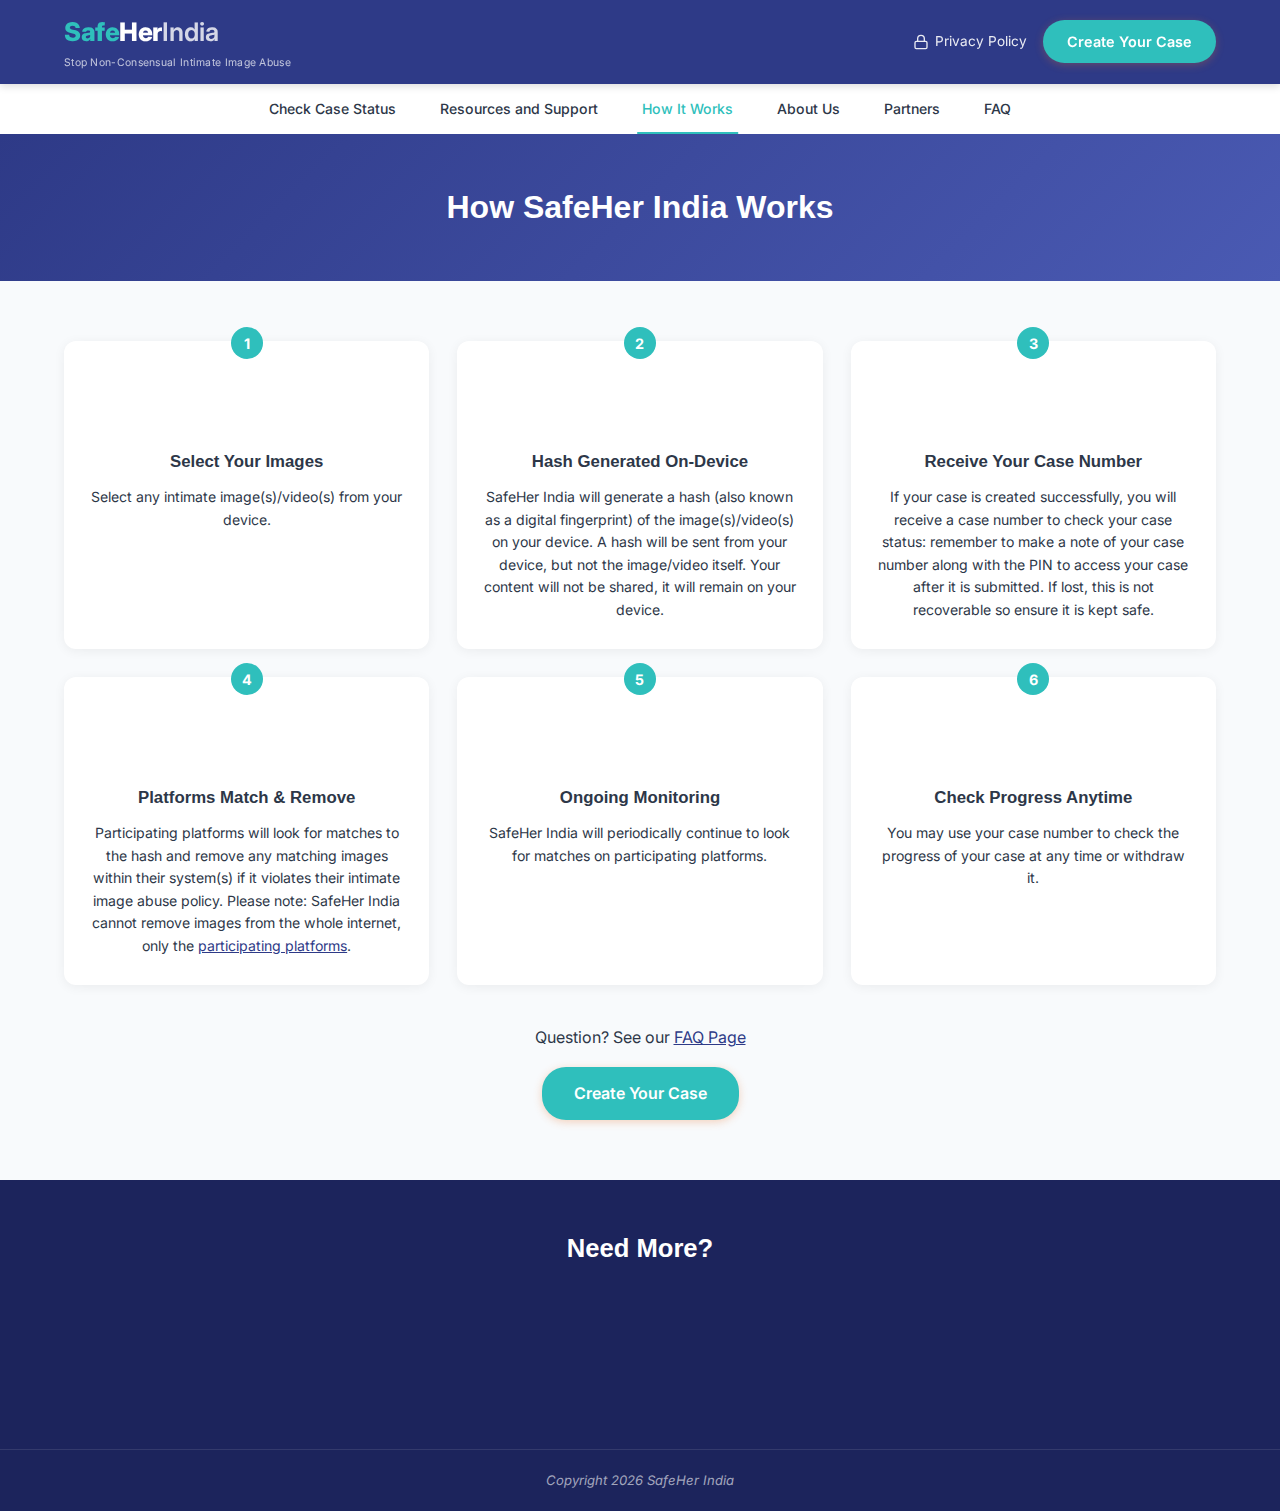
<file: how-it-works.html>
<!DOCTYPE html>
<html lang="en">

<head>
    <meta charset="UTF-8">
    <meta name="viewport" content="width=device-width, initial-scale=1.0">
    <title>How It Works | SafeHer India</title>
    <meta name="description"
        content="Learn how SafeHer India works to protect your intimate images from being shared online without consent using hash technology.">
    <link rel="preconnect" href="https://fonts.googleapis.com">
    <link rel="preconnect" href="https://fonts.gstatic.com" crossorigin>
    <link href="https://fonts.googleapis.com/css2?family=Inter:wght@400;500;600;700;800&display=swap" rel="stylesheet">
    <link rel="stylesheet" href="styles.css">
</head>

<body>

    <!-- HEADER -->
    <header class="top-bar">
        <div class="top-bar__inner">
            <a href="index.html" class="logo">
                <span class="logo__name"><span class="logo__stop">Safe</span><span class="logo__ncii">Her</span><span class="logo__org"> India</span></span>
                <span class="logo__tagline">Stop Non-Consensual Intimate Image Abuse</span>
            </a>
            <div class="top-bar__actions">
                <a href="privacy-policy.html" class="top-bar__link">
                    <svg width="16" height="16" viewBox="0 0 24 24" fill="none" stroke="currentColor" stroke-width="2">
                        <rect x="3" y="11" width="18" height="11" rx="2" />
                        <path d="M7 11V7a5 5 0 0110 0v4" />
                    </svg>
                    Privacy Policy
                </a>
                <a href="create-case.html" class="btn btn--primary">Create Your Case</a>
            </div>
            <button class="hamburger" id="hamburger"
                aria-label="Toggle menu"><span></span><span></span><span></span></button>
        </div>
    </header>
    <nav class="nav-bar" id="nav-bar">
        <ul class="nav-bar__list">
            <li><a href="check-status.html">Check Case Status</a></li>
            <li><a href="resources.html">Resources and Support</a></li>
            <li><a href="how-it-works.html" class="nav-active">How It Works</a></li>
            <li><a href="about.html">About Us</a></li>
            <li><a href="partners.html">Partners</a></li>
            <li><a href="faq.html">FAQ</a></li>
        </ul>
    </nav>

    <!-- MAIN CONTENT -->
    <main class="page-content">
        <div class="page-hero">
            <h1>How SafeHer India Works</h1>
        </div>

        <section class="steps-section">
            <div class="section-container">
                <div class="steps-grid">

                    <div class="step-card">
                        <div class="step-card__number">1</div>
                        <div class="step-card__icon">
                            <svg width="48" height="48" viewBox="0 0 48 48" fill="none" stroke="var(--orange)"
                                stroke-width="2">
                                <rect x="12" y="4" width="24" height="40" rx="4" />
                                <circle cx="24" cy="38" r="2" />
                                <path d="M18 10h12" />
                            </svg>
                        </div>
                        <h3>Select Your Images</h3>
                        <p>Select any intimate image(s)/video(s) from your device.</p>
                    </div>

                    <div class="step-card">
                        <div class="step-card__number">2</div>
                        <div class="step-card__icon">
                            <svg width="48" height="48" viewBox="0 0 48 48" fill="none" stroke="var(--orange)"
                                stroke-width="2">
                                <path d="M8 24h32" />
                                <path d="M24 8v32" />
                                <circle cx="24" cy="24" r="16" />
                                <path d="M16 16l16 16M32 16L16 32" />
                            </svg>
                        </div>
                        <h3>Hash Generated On-Device</h3>
                        <p>SafeHer India will generate a hash (also known as a digital fingerprint) of the
                            image(s)/video(s) on your device. A hash will be sent from your device, but not the
                            image/video itself. Your content will not be shared, it will remain on your device.</p>
                    </div>

                    <div class="step-card">
                        <div class="step-card__number">3</div>
                        <div class="step-card__icon">
                            <svg width="48" height="48" viewBox="0 0 48 48" fill="none" stroke="var(--orange)"
                                stroke-width="2">
                                <rect x="8" y="12" width="32" height="24" rx="3" />
                                <path d="M8 20h32" />
                                <path d="M16 28h8" />
                            </svg>
                        </div>
                        <h3>Receive Your Case Number</h3>
                        <p>If your case is created successfully, you will receive a case number to check your case
                            status: remember to make a note of your case number along with the PIN to access your case
                            after it is submitted. If lost, this is not recoverable so ensure it is kept safe.</p>
                    </div>

                    <div class="step-card">
                        <div class="step-card__number">4</div>
                        <div class="step-card__icon">
                            <svg width="48" height="48" viewBox="0 0 48 48" fill="none" stroke="var(--orange)"
                                stroke-width="2">
                                <path d="M12 12l24 24M36 12L12 36" />
                                <circle cx="24" cy="24" r="18" />
                            </svg>
                        </div>
                        <h3>Platforms Match & Remove</h3>
                        <p>Participating platforms will look for matches to the hash and remove any matching images
                            within their system(s) if it violates their intimate image abuse policy. Please note:
                            SafeHer India cannot remove images from the whole internet, only the <a
                                href="partners.html">participating platforms</a>.</p>
                    </div>

                    <div class="step-card">
                        <div class="step-card__number">5</div>
                        <div class="step-card__icon">
                            <svg width="48" height="48" viewBox="0 0 48 48" fill="none" stroke="var(--orange)"
                                stroke-width="2">
                                <circle cx="24" cy="24" r="18" />
                                <path d="M24 12v12l8 4" />
                            </svg>
                        </div>
                        <h3>Ongoing Monitoring</h3>
                        <p>SafeHer India will periodically continue to look for matches on participating platforms.</p>
                    </div>

                    <div class="step-card">
                        <div class="step-card__number">6</div>
                        <div class="step-card__icon">
                            <svg width="48" height="48" viewBox="0 0 48 48" fill="none" stroke="var(--orange)"
                                stroke-width="2">
                                <path d="M16 24l6 6 12-12" />
                                <circle cx="24" cy="24" r="18" />
                            </svg>
                        </div>
                        <h3>Check Progress Anytime</h3>
                        <p>You may use your case number to check the progress of your case at any time or withdraw it.
                        </p>
                    </div>

                </div>

                <div class="steps-cta">
                    <p>Question? See our <a href="faq.html">FAQ Page</a></p>
                    <a href="create-case.html" class="btn btn--primary btn--large">Create Your Case</a>
                </div>
            </div>
        </section>
    </main>

    <!-- NEED MORE + FOOTER -->
    <section class="need-more">
        <div class="section-container">
            <h2>Need More?</h2>
            <div class="need-more__grid">
                <a href="privacy-policy.html" class="need-more__card">
                    <div class="need-more__icon"><svg viewBox="0 0 48 48" width="48" height="48" fill="none"
                            stroke="#fff" stroke-width="2">
                            <rect x="8" y="6" width="32" height="36" rx="3" />
                            <path d="M16 16h16 M16 22h16 M16 28h10" />
                        </svg></div>
                    <span>Privacy Policy</span>
                </a>
                <a href="resources.html" class="need-more__card">
                    <div class="need-more__icon"><svg viewBox="0 0 48 48" width="48" height="48" fill="none"
                            stroke="#fff" stroke-width="2">
                            <path d="M10 40 L24 28 L38 40" />
                            <path d="M14 32 L24 22 L34 32" />
                            <circle cx="24" cy="14" r="6" />
                        </svg></div>
                    <span>Resources and Support</span>
                </a>
                <a href="faq.html" class="need-more__card">
                    <div class="need-more__icon"><svg viewBox="0 0 48 48" width="48" height="48" fill="none"
                            stroke="#fff" stroke-width="2">
                            <circle cx="24" cy="24" r="18" />
                            <path d="M18 18 C18 12, 30 12, 30 18 C30 22, 24 22, 24 26" />
                            <circle cx="24" cy="32" r="1.5" fill="#fff" />
                        </svg></div>
                    <span>FAQ</span>
                </a>
            </div>
        </div>
    </section>
    <footer class="site-footer">
        <p>Copyright 2026 SafeHer India</p>
    </footer>

    <script src="script.js"></script>
</body>

</html>
</file>
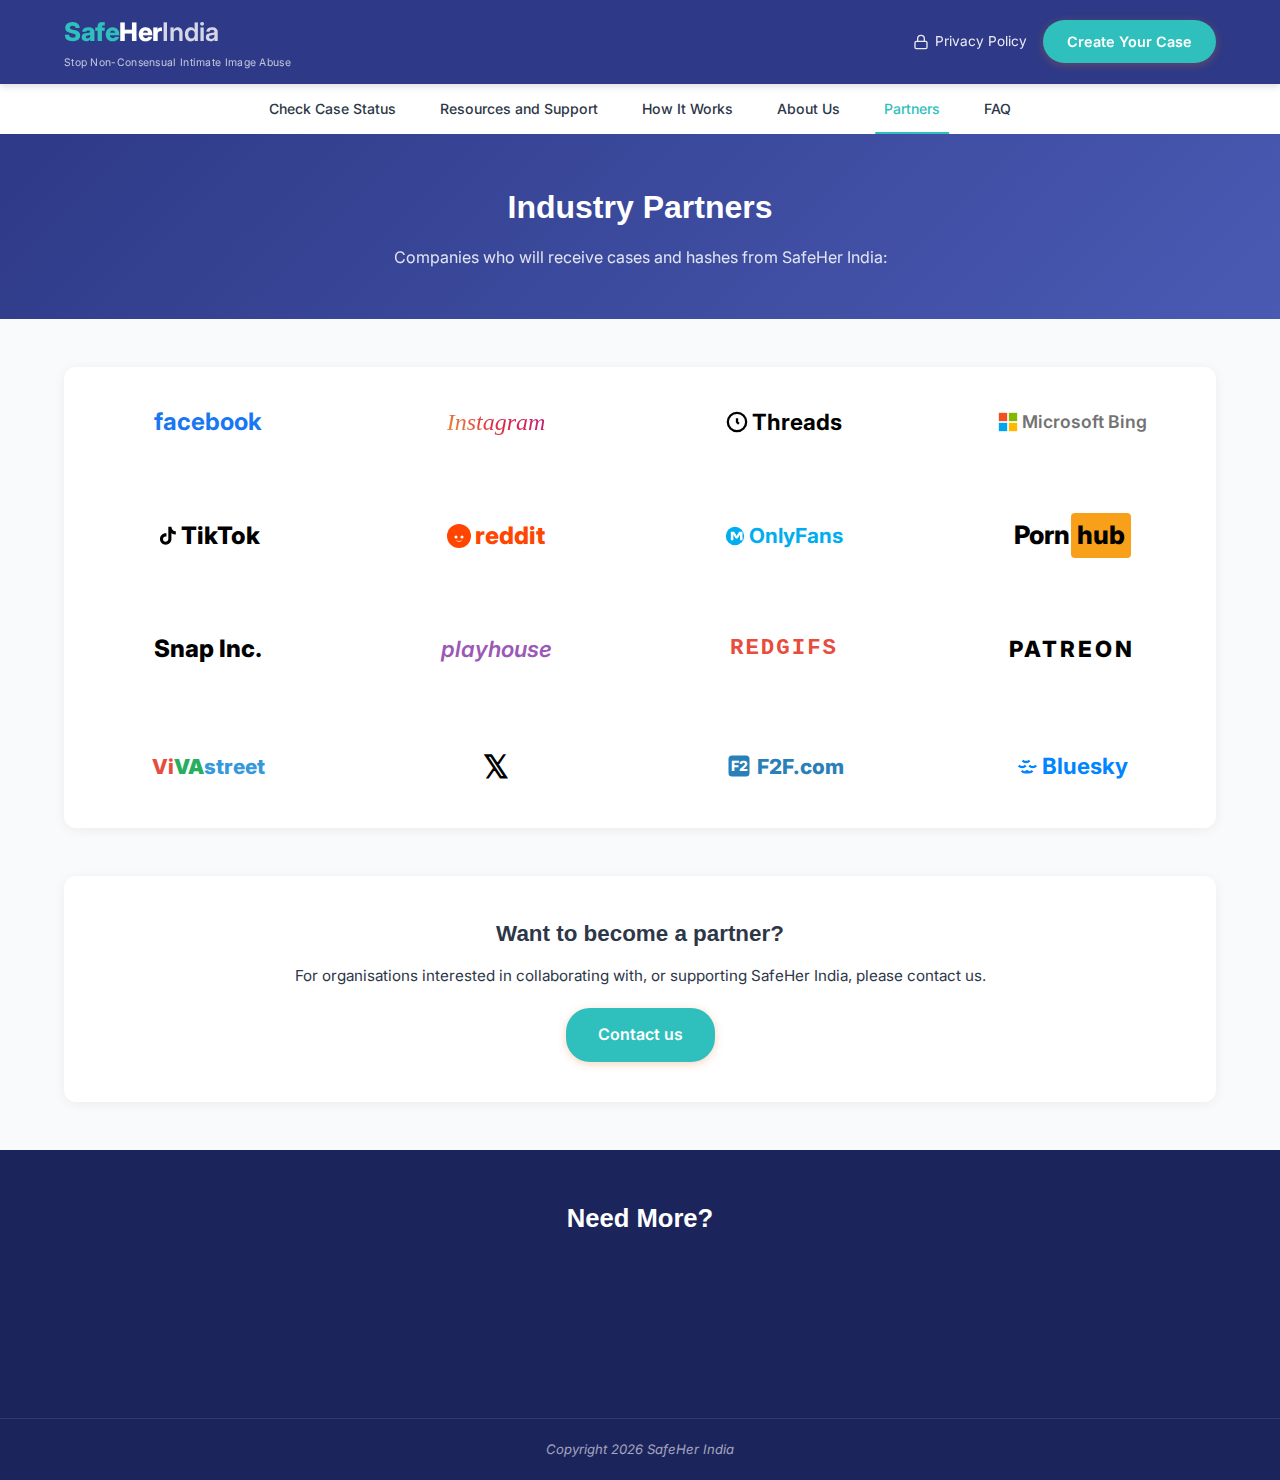
<file: partners.html>
<!DOCTYPE html>
<html lang="en">

<head>
    <meta charset="UTF-8">
    <meta name="viewport" content="width=device-width, initial-scale=1.0">
    <title>Industry Partners | SafeHer India</title>
    <meta name="description"
        content="SafeHer India's industry partners who receive and act on hashes to protect victims of non-consensual intimate image abuse.">
    <link rel="preconnect" href="https://fonts.googleapis.com">
    <link rel="preconnect" href="https://fonts.gstatic.com" crossorigin>
    <link href="https://fonts.googleapis.com/css2?family=Inter:wght@400;500;600;700;800&display=swap" rel="stylesheet">
    <link rel="stylesheet" href="styles.css">
</head>

<body>

    <!-- HEADER -->
    <header class="top-bar">
        <div class="top-bar__inner">
            <a href="index.html" class="logo">
                <span class="logo__name"><span class="logo__stop">Safe</span><span class="logo__ncii">Her</span><span class="logo__org"> India</span></span>
                <span class="logo__tagline">Stop Non-Consensual Intimate Image Abuse</span>
            </a>
            <div class="top-bar__actions">
                <a href="privacy-policy.html" class="top-bar__link">
                    <svg width="16" height="16" viewBox="0 0 24 24" fill="none" stroke="currentColor" stroke-width="2">
                        <rect x="3" y="11" width="18" height="11" rx="2" />
                        <path d="M7 11V7a5 5 0 0110 0v4" />
                    </svg>
                    Privacy Policy
                </a>
                <a href="create-case.html" class="btn btn--primary">Create Your Case</a>
            </div>
            <button class="hamburger" id="hamburger"
                aria-label="Toggle menu"><span></span><span></span><span></span></button>
        </div>
    </header>
    <nav class="nav-bar" id="nav-bar">
        <ul class="nav-bar__list">
            <li><a href="check-status.html">Check Case Status</a></li>
            <li><a href="resources.html">Resources and Support</a></li>
            <li><a href="how-it-works.html">How It Works</a></li>
            <li><a href="about.html">About Us</a></li>
            <li><a href="partners.html" class="nav-active">Partners</a></li>
            <li><a href="faq.html">FAQ</a></li>
        </ul>
    </nav>

    <!-- MAIN CONTENT -->
    <main class="page-content">
        <div class="page-hero">
            <h1>Industry Partners</h1>
            <p class="page-hero__subtitle">Companies who will receive cases and hashes from SafeHer India:</p>
        </div>

        <section class="partners-section">
            <div class="section-container">
                <div class="partner-logo-grid">

                    <!-- Row 1 -->
                    <div class="partner-logo">
                        <span class="partner-logo__text"
                            style="color:#1877f2;font-weight:700;font-size:1.5rem;">facebook</span>
                    </div>
                    <div class="partner-logo">
                        <span class="partner-logo__text"
                            style="font-family:serif;font-style:italic;font-size:1.5rem;background:linear-gradient(45deg,#f09433,#e6683c,#dc2743,#cc2366,#bc1888);-webkit-background-clip:text;background-clip:text;-webkit-text-fill-color:transparent;">Instagram</span>
                    </div>
                    <div class="partner-logo">
                        <span class="partner-logo__text" style="font-weight:700;font-size:1.4rem;color:#000;">
                            <svg width="22" height="22" viewBox="0 0 24 24" fill="none" stroke="#000" stroke-width="2.5"
                                style="vertical-align:middle;margin-right:4px">
                                <circle cx="12" cy="12" r="10" />
                                <path d="M12 8v4l2 2" />
                            </svg>Threads</span>
                    </div>
                    <div class="partner-logo">
                        <span class="partner-logo__text" style="font-weight:600;font-size:1.1rem;color:#737373;">
                            <svg width="20" height="20" viewBox="0 0 24 24"
                                style="vertical-align:middle;margin-right:4px">
                                <rect x="1" y="1" width="10" height="10" fill="#f25022" />
                                <rect x="13" y="1" width="10" height="10" fill="#7fba00" />
                                <rect x="1" y="13" width="10" height="10" fill="#00a4ef" />
                                <rect x="13" y="13" width="10" height="10" fill="#ffb900" />
                            </svg>Microsoft Bing</span>
                    </div>

                    <!-- Row 2 -->
                    <div class="partner-logo">
                        <span class="partner-logo__text" style="font-weight:800;font-size:1.5rem;color:#000;">
                            <svg width="22" height="22" viewBox="0 0 24 24"
                                style="vertical-align:middle;margin-right:2px">
                                <path
                                    d="M19.59 6.69a4.83 4.83 0 01-3.77-4.25V2h-3.45v13.67a2.89 2.89 0 01-2.88 2.5 2.89 2.89 0 01-2.88-2.88 2.89 2.89 0 012.88-2.88c.28 0 .56.04.82.11V9.03a6.27 6.27 0 00-.82-.06c-3.45 0-6.25 2.8-6.25 6.25S6.04 21.47 9.49 21.47s6.25-2.8 6.25-6.25V8.87a8.16 8.16 0 004.78 1.53V6.95a4.84 4.84 0 01-.93-.26z"
                                    fill="#000" />
                            </svg>TikTok</span>
                    </div>
                    <div class="partner-logo">
                        <span class="partner-logo__text" style="font-weight:800;font-size:1.5rem;color:#ff4500;">
                            <svg width="24" height="24" viewBox="0 0 24 24"
                                style="vertical-align:middle;margin-right:4px">
                                <circle cx="12" cy="12" r="12" fill="#ff4500" />
                                <path
                                    d="M19 12a2 2 0 00-3.4-1.4 9.7 9.7 0 00-4.1-1.3l.8-3.6 2.5.5a1.4 1.4 0 102.8 0 1.4 1.4 0 00-2.7-.4l-2.9-.6a.4.4 0 00-.5.3l-.9 4a9.7 9.7 0 00-4.2 1.3A2 2 0 003 13a2 2 0 001 1.7 3.5 3.5 0 000 .6c0 3.1 3.6 5.7 8 5.7s8-2.6 8-5.7a3.5 3.5 0 000-.6 2 2 0 001-1.7z"
                                    fill="#ff4500" />
                                <circle cx="9" cy="13" r="1.5" fill="#fff" />
                                <circle cx="15" cy="13" r="1.5" fill="#fff" />
                                <path d="M9.5 16.5c.8.8 2.2 1 2.5 1s1.7-.2 2.5-1" fill="none" stroke="#fff"
                                    stroke-width=".8" />
                            </svg>reddit</span>
                    </div>
                    <div class="partner-logo">
                        <span class="partner-logo__text" style="font-weight:700;font-size:1.3rem;color:#00aeef;">
                            <svg width="20" height="20" viewBox="0 0 24 24"
                                style="vertical-align:middle;margin-right:4px">
                                <circle cx="12" cy="12" r="11" fill="#00aeef" />
                                <path d="M7 17V7h4l3 5 3-5h4v10h-3V10.5L15 15h-2l-3-4.5V17z" fill="#fff" />
                            </svg>OnlyFans</span>
                    </div>
                    <div class="partner-logo">
                        <span class="partner-logo__text" style="font-weight:800;font-size:1.6rem;color:#000;">Porn<span
                                style="background:#f9a01b;color:#000;padding:2px 6px;border-radius:4px;margin-left:1px;">hub</span></span>
                    </div>

                    <!-- Row 3 -->
                    <div class="partner-logo">
                        <span class="partner-logo__text" style="font-weight:800;font-size:1.5rem;color:#000;">Snap
                            Inc.</span>
                    </div>
                    <div class="partner-logo">
                        <span class="partner-logo__text"
                            style="font-weight:600;font-size:1.4rem;color:#9b59b6;font-style:italic;">playhouse</span>
                    </div>
                    <div class="partner-logo">
                        <span class="partner-logo__text"
                            style="font-weight:800;font-size:1.4rem;color:#e74c3c;letter-spacing:2px;font-family:monospace;">REDGIFS</span>
                    </div>
                    <div class="partner-logo">
                        <span class="partner-logo__text"
                            style="font-weight:800;font-size:1.4rem;color:#000;letter-spacing:3px;">PATREON</span>
                    </div>

                    <!-- Row 4 -->
                    <div class="partner-logo">
                        <span class="partner-logo__text" style="font-weight:800;font-size:1.3rem;"><span
                                style="color:#e74c3c;">Vi</span><span
                                style="color:#27ae60;font-weight:900;">VA</span><span
                                style="color:#3498db;">street</span></span>
                    </div>
                    <div class="partner-logo">
                        <span class="partner-logo__text" style="font-weight:900;font-size:2rem;color:#000;">𝕏</span>
                    </div>
                    <div class="partner-logo">
                        <span class="partner-logo__text" style="font-weight:800;font-size:1.3rem;color:#2980b9;">
                            <svg width="28" height="28" viewBox="0 0 32 32"
                                style="vertical-align:middle;margin-right:4px">
                                <rect x="4" y="4" width="24" height="24" rx="4" fill="#2980b9" /><text x="16" y="22"
                                    text-anchor="middle" fill="#fff" font-weight="800" font-size="16">F2</text>
                            </svg>F2F.com</span>
                    </div>
                    <div class="partner-logo">
                        <span class="partner-logo__text" style="font-weight:700;font-size:1.4rem;color:#0085ff;">
                            <svg width="22" height="22" viewBox="0 0 24 24"
                                style="vertical-align:middle;margin-right:4px">
                                <path d="M12 2C6.48 2 2 6.48 2 12s4.48 10 10 10 10-4.48 10-10S17.52 2 12 2z"
                                    fill="none" />
                                <path
                                    d="M6.2 17.1a5 5 0 007.6 0M3 11.5a5 5 0 007.6 0M10.4 17.1a5 5 0 007.6 0M7.2 5.9a5 5 0 007.6 0M14.4 11.5a5 5 0 007.6 0"
                                    fill="none" stroke="#0085ff" stroke-width="2.5" />
                            </svg>Bluesky</span>
                    </div>
                </div>

                <div class="partners-cta">
                    <h2>Want to become a partner?</h2>
                    <p>For organisations interested in collaborating with, or supporting SafeHer India, please contact
                        us.</p>
                    <a href="mailto:stopncii@swgfl.org.uk" class="btn btn--primary btn--large">Contact us</a>
                </div>
            </div>
        </section>
    </main>

    <!-- NEED MORE + FOOTER -->
    <section class="need-more">
        <div class="section-container">
            <h2>Need More?</h2>
            <div class="need-more__grid">
                <a href="privacy-policy.html" class="need-more__card">
                    <div class="need-more__icon"><svg viewBox="0 0 48 48" width="48" height="48" fill="none"
                            stroke="#fff" stroke-width="2">
                            <rect x="8" y="6" width="32" height="36" rx="3" />
                            <path d="M16 16h16 M16 22h16 M16 28h10" />
                        </svg></div>
                    <span>Privacy Policy</span>
                </a>
                <a href="resources.html" class="need-more__card">
                    <div class="need-more__icon"><svg viewBox="0 0 48 48" width="48" height="48" fill="none"
                            stroke="#fff" stroke-width="2">
                            <path d="M10 40 L24 28 L38 40" />
                            <path d="M14 32 L24 22 L34 32" />
                            <circle cx="24" cy="14" r="6" />
                        </svg></div>
                    <span>Resources and Support</span>
                </a>
                <a href="faq.html" class="need-more__card">
                    <div class="need-more__icon"><svg viewBox="0 0 48 48" width="48" height="48" fill="none"
                            stroke="#fff" stroke-width="2">
                            <circle cx="24" cy="24" r="18" />
                            <path d="M18 18 C18 12, 30 12, 30 18 C30 22, 24 22, 24 26" />
                            <circle cx="24" cy="32" r="1.5" fill="#fff" />
                        </svg></div>
                    <span>FAQ</span>
                </a>
            </div>
        </div>
    </section>
    <footer class="site-footer">
        <p>Copyright 2026 SafeHer India</p>
    </footer>

    <script src="script.js"></script>
</body>

</html>
</file>
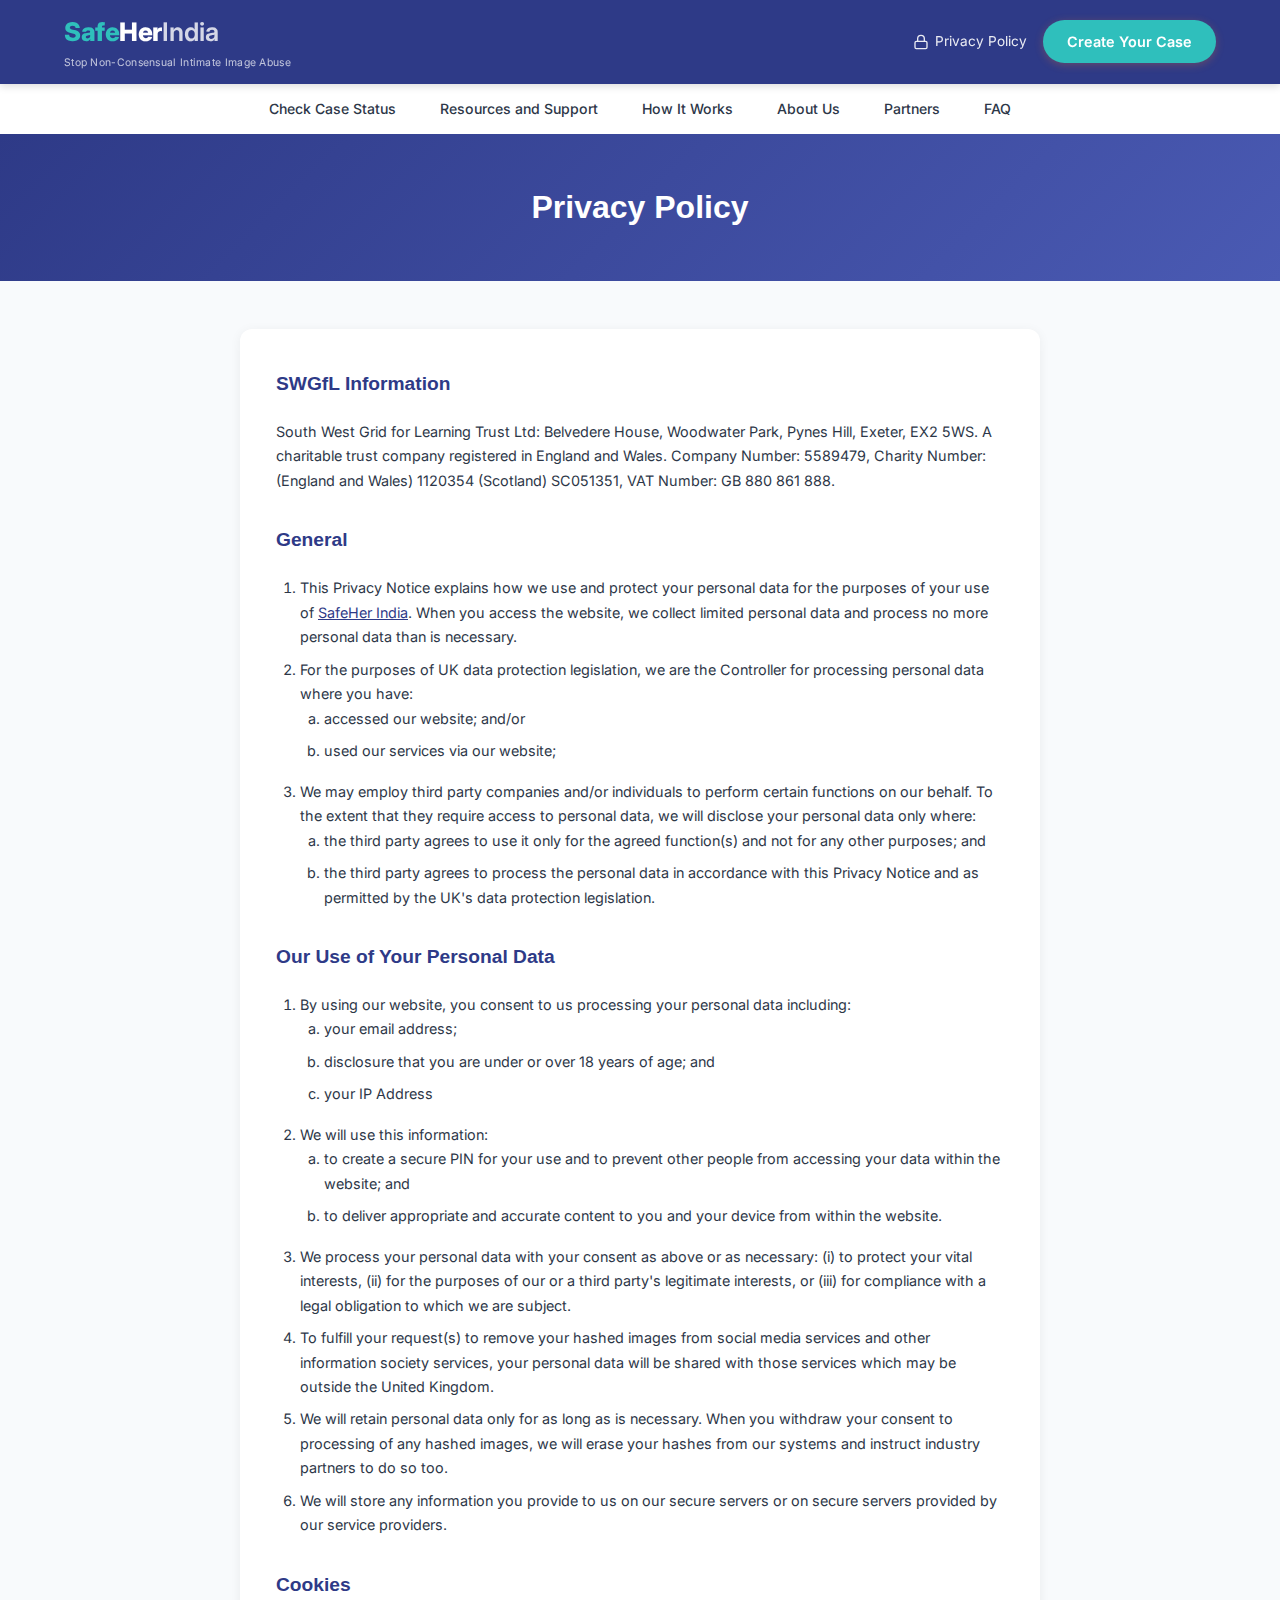
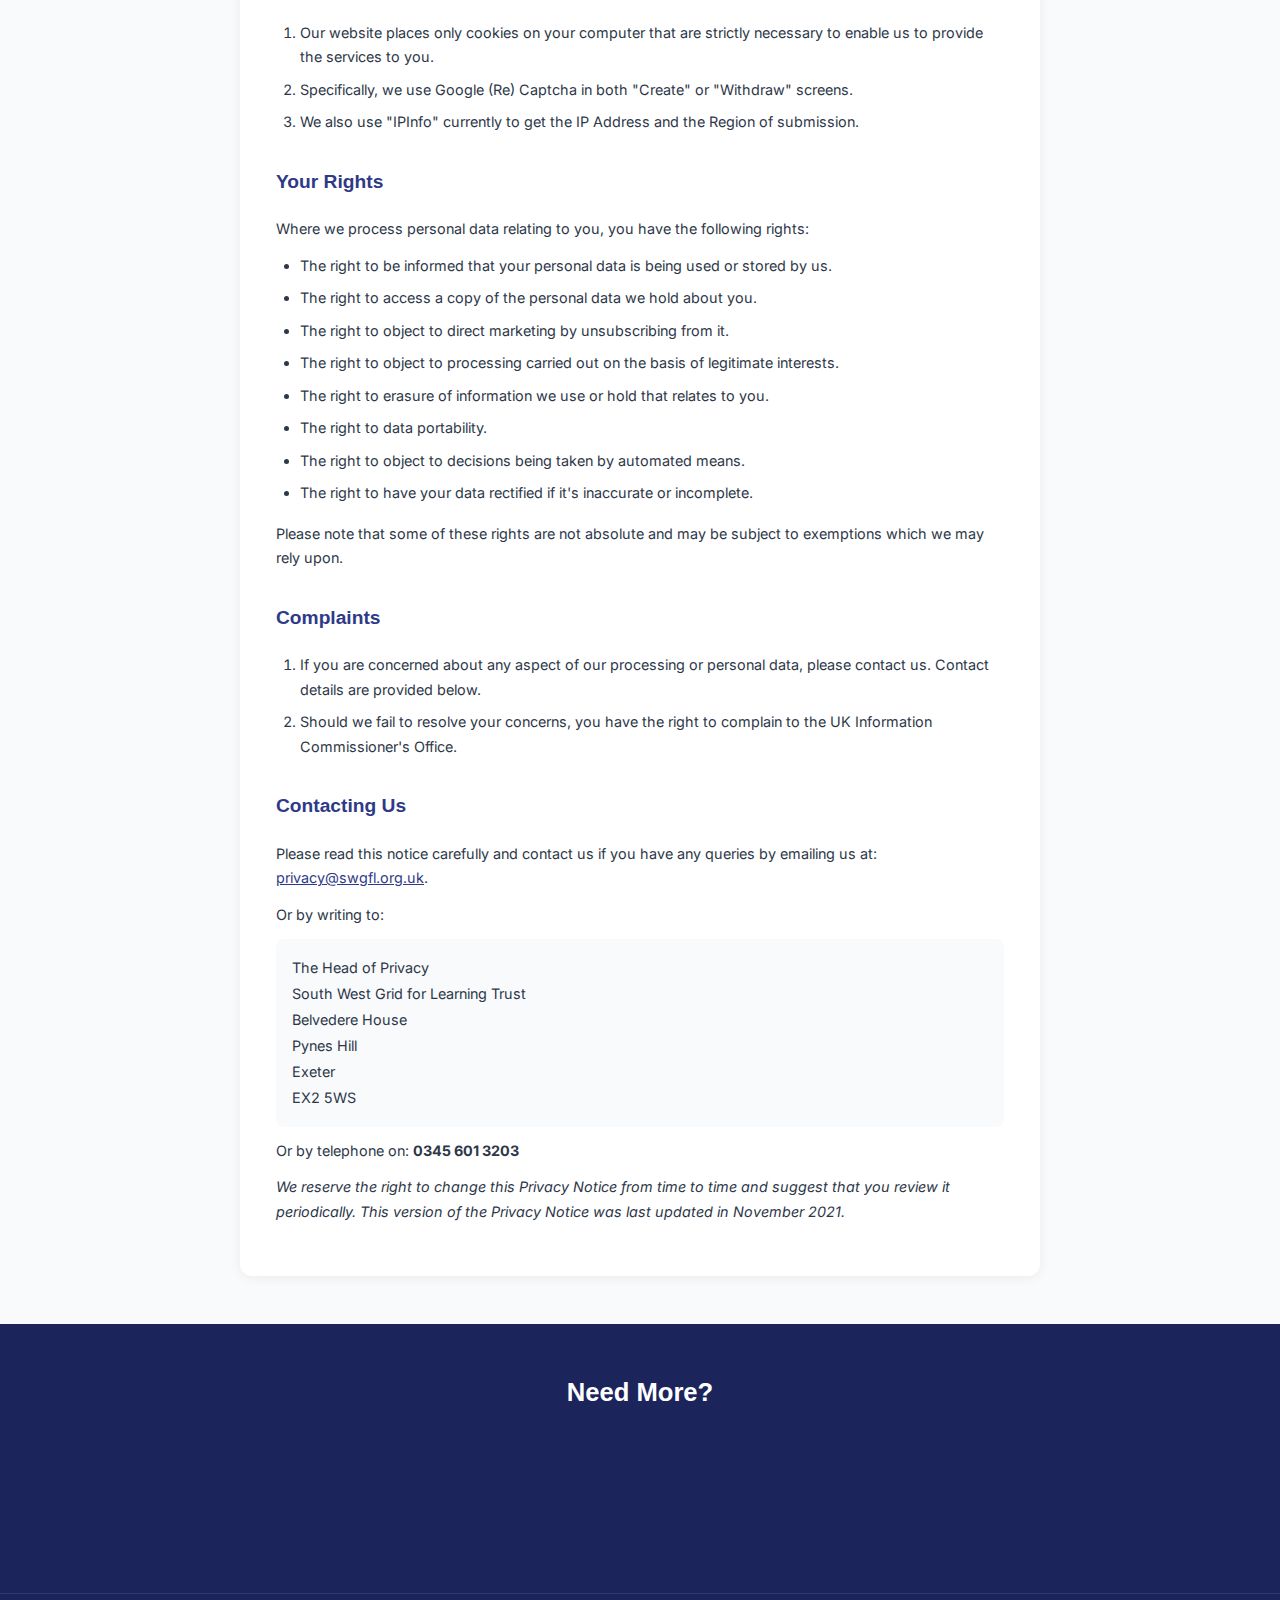
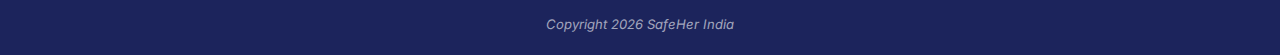
<file: privacy-policy.html>
<!DOCTYPE html>
<html lang="en">

<head>
    <meta charset="UTF-8">
    <meta name="viewport" content="width=device-width, initial-scale=1.0">
    <title>Privacy Policy | SafeHer India</title>
    <meta name="description" content="Privacy Policy for SafeHer India — how we use and protect your personal data.">
    <link rel="preconnect" href="https://fonts.googleapis.com">
    <link rel="preconnect" href="https://fonts.gstatic.com" crossorigin>
    <link href="https://fonts.googleapis.com/css2?family=Inter:wght@400;500;600;700;800&display=swap" rel="stylesheet">
    <link rel="stylesheet" href="styles.css">
</head>

<body>

    <!-- HEADER -->
    <header class="top-bar">
        <div class="top-bar__inner">
            <a href="index.html" class="logo">
                <span class="logo__name"><span class="logo__stop">Safe</span><span class="logo__ncii">Her</span><span
                        class="logo__org"> India</span></span>
                <span class="logo__tagline">Stop Non-Consensual Intimate Image Abuse</span>
            </a>
            <div class="top-bar__actions">
                <a href="privacy-policy.html" class="top-bar__link">
                    <svg width="16" height="16" viewBox="0 0 24 24" fill="none" stroke="currentColor" stroke-width="2">
                        <rect x="3" y="11" width="18" height="11" rx="2" />
                        <path d="M7 11V7a5 5 0 0110 0v4" />
                    </svg>
                    Privacy Policy
                </a>
                <a href="create-case.html" class="btn btn--primary">Create Your Case</a>
            </div>
            <button class="hamburger" id="hamburger"
                aria-label="Toggle menu"><span></span><span></span><span></span></button>
        </div>
    </header>
    <nav class="nav-bar" id="nav-bar">
        <ul class="nav-bar__list">
            <li><a href="check-status.html">Check Case Status</a></li>
            <li><a href="resources.html">Resources and Support</a></li>
            <li><a href="how-it-works.html">How It Works</a></li>
            <li><a href="about.html">About Us</a></li>
            <li><a href="partners.html">Partners</a></li>
            <li><a href="faq.html">FAQ</a></li>
        </ul>
    </nav>

    <!-- MAIN CONTENT -->
    <main class="page-content">
        <div class="page-hero">
            <h1>Privacy Policy</h1>
        </div>

        <section class="legal-section">
            <div class="section-container">
                <div class="legal-content">

                    <h2>SWGfL Information</h2>
                    <p>South West Grid for Learning Trust Ltd: Belvedere House, Woodwater Park, Pynes Hill, Exeter, EX2
                        5WS. A charitable trust company registered in England and Wales. Company Number: 5589479,
                        Charity Number: (England and Wales) 1120354 (Scotland) SC051351, VAT Number: GB 880 861 888.</p>

                    <h2>General</h2>
                    <ol>
                        <li>This Privacy Notice explains how we use and protect your personal data for the purposes of
                            your use of <a href="index.html">SafeHer India</a>. When you access the website, we
                            collect limited personal data and process no more personal data than is necessary.</li>
                        <li>For the purposes of UK data protection legislation, we are the Controller for processing
                            personal data where you have:
                            <ol type="a">
                                <li>accessed our website; and/or</li>
                                <li>used our services via our website;</li>
                            </ol>
                        </li>
                        <li>We may employ third party companies and/or individuals to perform certain functions on our
                            behalf. To the extent that they require access to personal data, we will disclose your
                            personal data only where:
                            <ol type="a">
                                <li>the third party agrees to use it only for the agreed function(s) and not for any
                                    other purposes; and</li>
                                <li>the third party agrees to process the personal data in accordance with this Privacy
                                    Notice and as permitted by the UK's data protection legislation.</li>
                            </ol>
                        </li>
                    </ol>

                    <h2>Our Use of Your Personal Data</h2>
                    <ol>
                        <li>By using our website, you consent to us processing your personal data including:
                            <ol type="a">
                                <li>your email address;</li>
                                <li>disclosure that you are under or over 18 years of age; and</li>
                                <li>your IP Address</li>
                            </ol>
                        </li>
                        <li>We will use this information:
                            <ol type="a">
                                <li>to create a secure PIN for your use and to prevent other people from accessing your
                                    data within the website; and</li>
                                <li>to deliver appropriate and accurate content to you and your device from within the
                                    website.</li>
                            </ol>
                        </li>
                        <li>We process your personal data with your consent as above or as necessary: (i) to protect
                            your vital interests, (ii) for the purposes of our or a third party's legitimate interests,
                            or (iii) for compliance with a legal obligation to which we are subject.</li>
                        <li>To fulfill your request(s) to remove your hashed images from social media services and other
                            information society services, your personal data will be shared with those services which
                            may be outside the United Kingdom.</li>
                        <li>We will retain personal data only for as long as is necessary. When you withdraw your
                            consent to processing of any hashed images, we will erase your hashes from our systems and
                            instruct industry partners to do so too.</li>
                        <li>We will store any information you provide to us on our secure servers or on secure servers
                            provided by our service providers.</li>
                    </ol>

                    <h2>Cookies</h2>
                    <ol>
                        <li>Our website places only cookies on your computer that are strictly necessary to enable us to
                            provide the services to you.</li>
                        <li>Specifically, we use Google (Re) Captcha in both "Create" or "Withdraw" screens.</li>
                        <li>We also use "IPInfo" currently to get the IP Address and the Region of submission.</li>
                    </ol>

                    <h2>Your Rights</h2>
                    <p>Where we process personal data relating to you, you have the following rights:</p>
                    <ul>
                        <li>The right to be informed that your personal data is being used or stored by us.</li>
                        <li>The right to access a copy of the personal data we hold about you.</li>
                        <li>The right to object to direct marketing by unsubscribing from it.</li>
                        <li>The right to object to processing carried out on the basis of legitimate interests.</li>
                        <li>The right to erasure of information we use or hold that relates to you.</li>
                        <li>The right to data portability.</li>
                        <li>The right to object to decisions being taken by automated means.</li>
                        <li>The right to have your data rectified if it's inaccurate or incomplete.</li>
                    </ul>
                    <p>Please note that some of these rights are not absolute and may be subject to exemptions which we
                        may rely upon.</p>

                    <h2>Complaints</h2>
                    <ol>
                        <li>If you are concerned about any aspect of our processing or personal data, please contact us.
                            Contact details are provided below.</li>
                        <li>Should we fail to resolve your concerns, you have the right to complain to the UK
                            Information Commissioner's Office.</li>
                    </ol>

                    <h2>Contacting Us</h2>
                    <p>Please read this notice carefully and contact us if you have any queries by emailing us at: <a
                            href="mailto:privacy@swgfl.org.uk">privacy@swgfl.org.uk</a>.</p>
                    <p>Or by writing to:</p>
                    <address>
                        The Head of Privacy<br>
                        South West Grid for Learning Trust<br>
                        Belvedere House<br>
                        Pynes Hill<br>
                        Exeter<br>
                        EX2 5WS
                    </address>
                    <p>Or by telephone on: <strong>0345 601 3203</strong></p>
                    <p><em>We reserve the right to change this Privacy Notice from time to time and suggest that you
                            review it periodically. This version of the Privacy Notice was last updated in November
                            2021.</em></p>
                </div>
            </div>
        </section>
    </main>

    <!-- NEED MORE + FOOTER -->
    <section class="need-more">
        <div class="section-container">
            <h2>Need More?</h2>
            <div class="need-more__grid">
                <a href="privacy-policy.html" class="need-more__card">
                    <div class="need-more__icon"><svg viewBox="0 0 48 48" width="48" height="48" fill="none"
                            stroke="#fff" stroke-width="2">
                            <rect x="8" y="6" width="32" height="36" rx="3" />
                            <path d="M16 16h16 M16 22h16 M16 28h10" />
                        </svg></div>
                    <span>Privacy Policy</span>
                </a>
                <a href="resources.html" class="need-more__card">
                    <div class="need-more__icon"><svg viewBox="0 0 48 48" width="48" height="48" fill="none"
                            stroke="#fff" stroke-width="2">
                            <path d="M10 40 L24 28 L38 40" />
                            <path d="M14 32 L24 22 L34 32" />
                            <circle cx="24" cy="14" r="6" />
                        </svg></div>
                    <span>Resources and Support</span>
                </a>
                <a href="faq.html" class="need-more__card">
                    <div class="need-more__icon"><svg viewBox="0 0 48 48" width="48" height="48" fill="none"
                            stroke="#fff" stroke-width="2">
                            <circle cx="24" cy="24" r="18" />
                            <path d="M18 18 C18 12, 30 12, 30 18 C30 22, 24 22, 24 26" />
                            <circle cx="24" cy="32" r="1.5" fill="#fff" />
                        </svg></div>
                    <span>FAQ</span>
                </a>
            </div>
        </div>
    </section>
    <footer class="site-footer">
        <p>Copyright 2026 SafeHer India</p>
    </footer>

    <script src="script.js"></script>
</body>

</html>
</file>
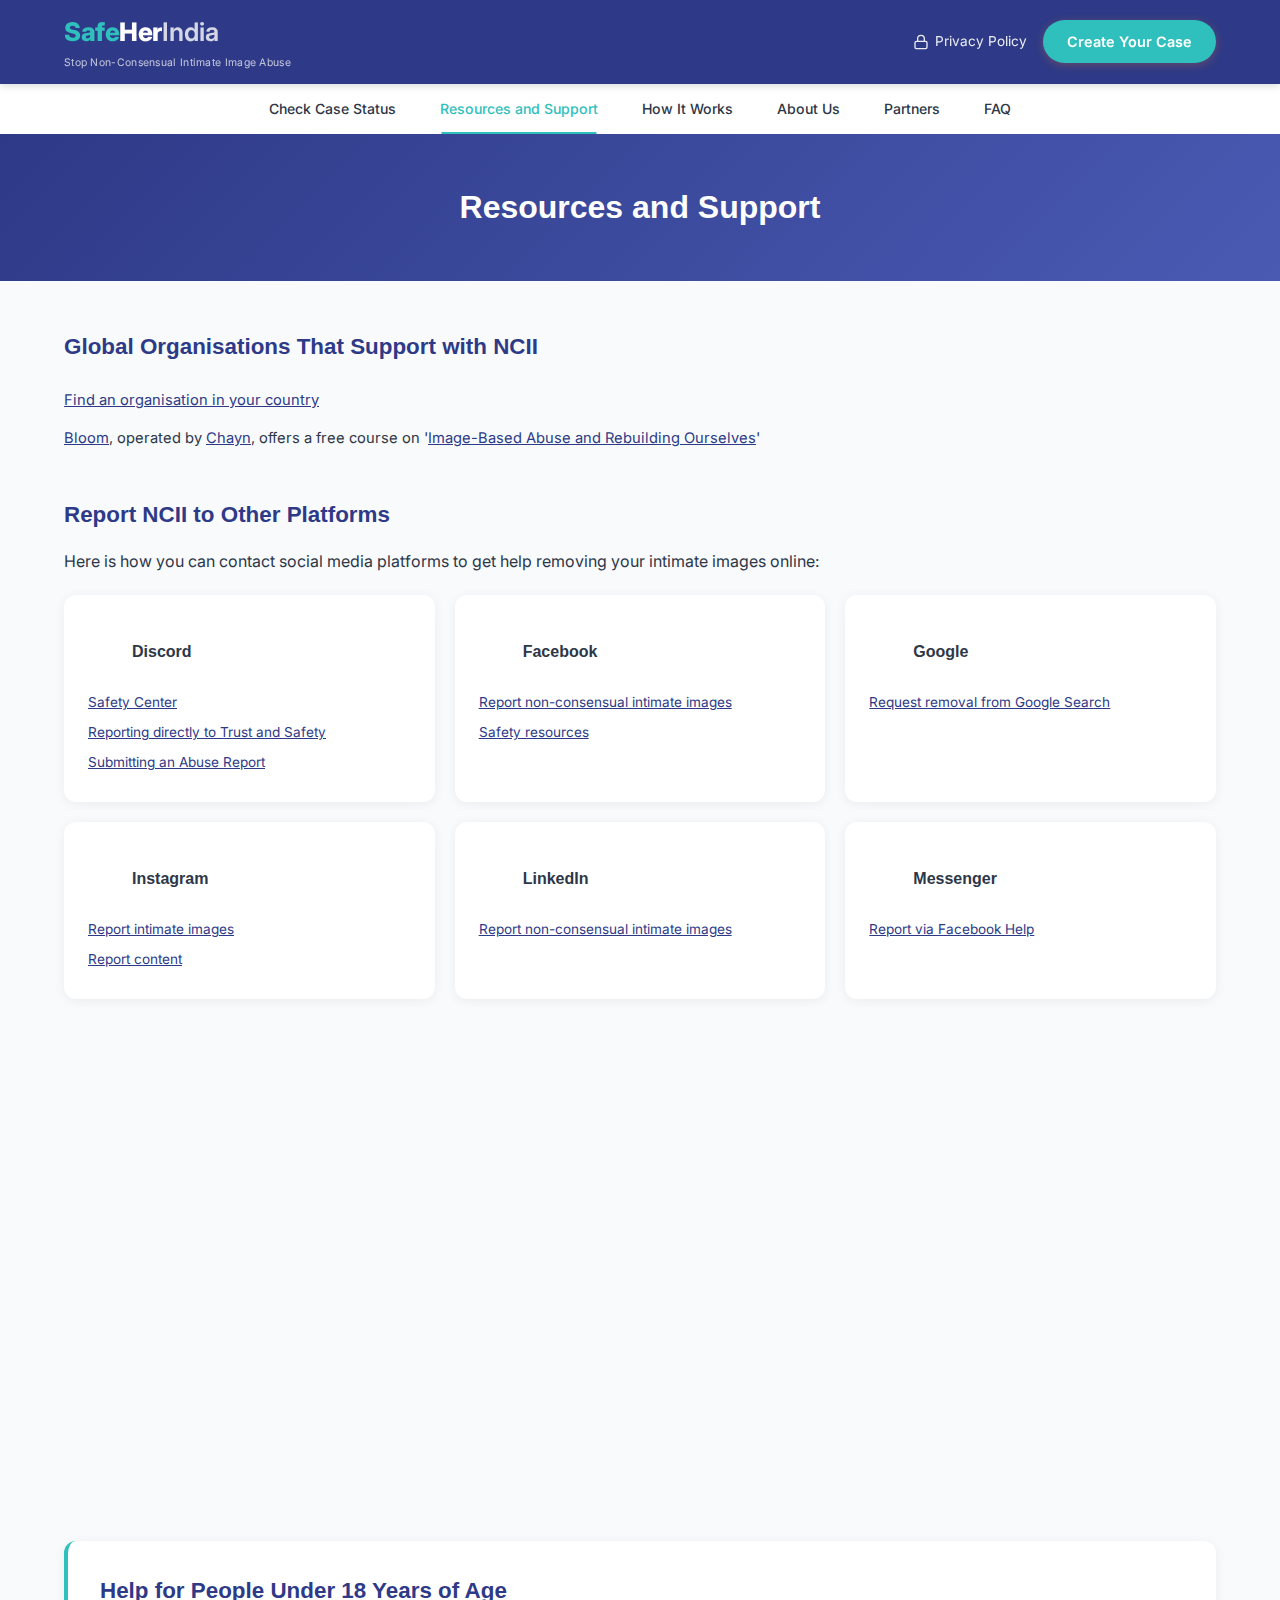
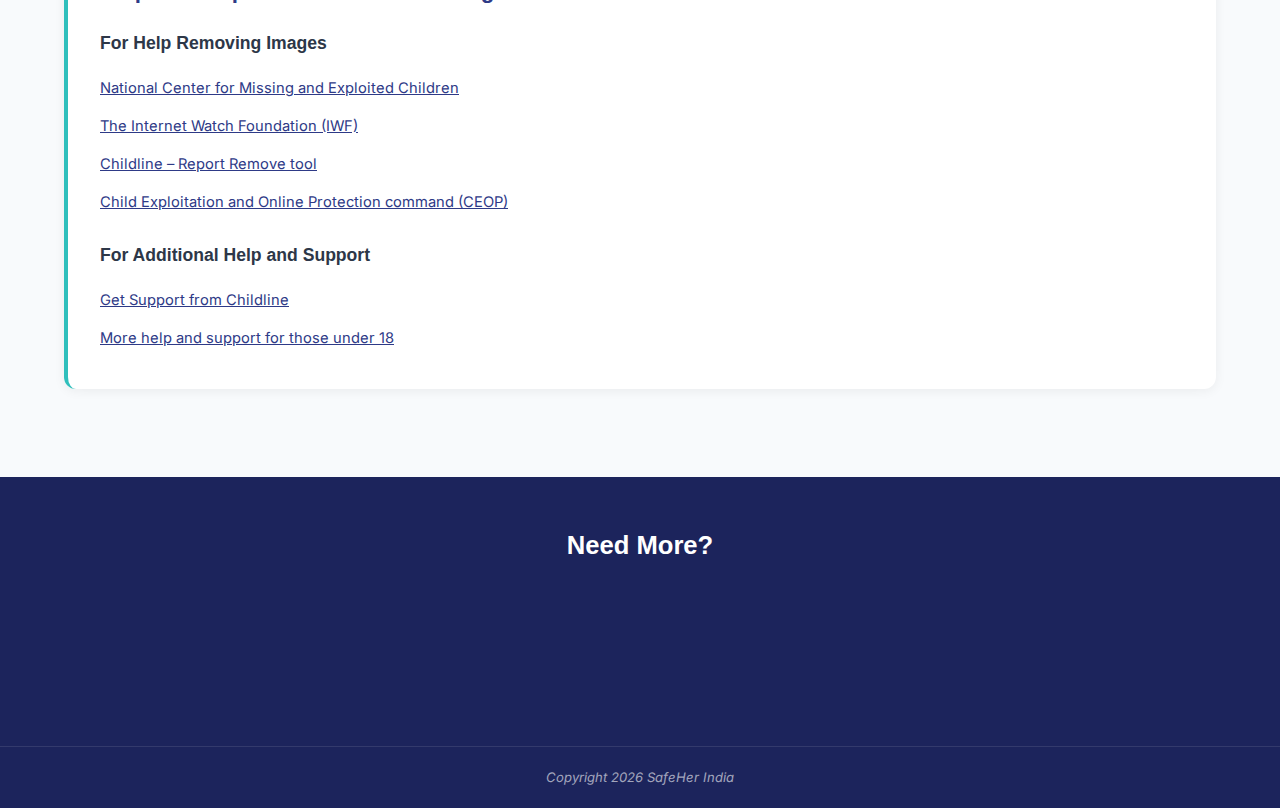
<file: resources.html>
<!DOCTYPE html>
<html lang="en">

<head>
    <meta charset="UTF-8">
    <meta name="viewport" content="width=device-width, initial-scale=1.0">
    <title>Resources and Support | SafeHer India</title>
    <meta name="description"
        content="Find resources and support for victims of non-consensual intimate image abuse. Report to platforms and find help.">
    <link rel="preconnect" href="https://fonts.googleapis.com">
    <link rel="preconnect" href="https://fonts.gstatic.com" crossorigin>
    <link href="https://fonts.googleapis.com/css2?family=Inter:wght@400;500;600;700;800&display=swap" rel="stylesheet">
    <link rel="stylesheet" href="styles.css">
</head>

<body>

    <!-- HEADER -->
    <header class="top-bar">
        <div class="top-bar__inner">
            <a href="index.html" class="logo">
                <span class="logo__name"><span class="logo__stop">Safe</span><span class="logo__ncii">Her</span><span class="logo__org"> India</span></span>
                <span class="logo__tagline">Stop Non-Consensual Intimate Image Abuse</span>
            </a>
            <div class="top-bar__actions">
                <a href="privacy-policy.html" class="top-bar__link">
                    <svg width="16" height="16" viewBox="0 0 24 24" fill="none" stroke="currentColor" stroke-width="2">
                        <rect x="3" y="11" width="18" height="11" rx="2" />
                        <path d="M7 11V7a5 5 0 0110 0v4" />
                    </svg>
                    Privacy Policy
                </a>
                <a href="create-case.html" class="btn btn--primary">Create Your Case</a>
            </div>
            <button class="hamburger" id="hamburger"
                aria-label="Toggle menu"><span></span><span></span><span></span></button>
        </div>
    </header>
    <nav class="nav-bar" id="nav-bar">
        <ul class="nav-bar__list">
            <li><a href="check-status.html">Check Case Status</a></li>
            <li><a href="resources.html" class="nav-active">Resources and Support</a></li>
            <li><a href="how-it-works.html">How It Works</a></li>
            <li><a href="about.html">About Us</a></li>
            <li><a href="partners.html">Partners</a></li>
            <li><a href="faq.html">FAQ</a></li>
        </ul>
    </nav>

    <!-- MAIN CONTENT -->
    <main class="page-content">
        <div class="page-hero">
            <h1>Resources and Support</h1>
        </div>

        <section class="resources-section">
            <div class="section-container">

                <!-- Global Organisations -->
                <div class="resources-block">
                    <h2>Global Organisations That Support with NCII</h2>
                    <ul class="resources-list">
                        <li><a href="#" target="_blank" rel="noopener">Find an organisation in your country</a></li>
                        <li><a href="https://bloom.chayn.co/" target="_blank" rel="noopener">Bloom</a>, operated by <a
                                href="https://www.chayn.co/" target="_blank" rel="noopener">Chayn</a>, offers a free
                            course on '<a
                                href="https://bloom.chayn.co/courses/image-based-abuse-and-rebuilding-ourselves"
                                target="_blank" rel="noopener">Image-Based Abuse and Rebuilding Ourselves</a>'</li>
                    </ul>
                </div>

                <!-- Report to Platforms -->
                <div class="resources-block">
                    <h2>Report NCII to Other Platforms</h2>
                    <p>Here is how you can contact social media platforms to get help removing your intimate images
                        online:</p>

                    <div class="platform-cards">

                        <div class="platform-card">
                            <div class="platform-card__header">
                                <svg width="32" height="32" viewBox="0 0 24 24" fill="none" stroke="var(--orange)"
                                    stroke-width="2">
                                    <path
                                        d="M21 11.5a8.38 8.38 0 01-.9 3.8 8.5 8.5 0 01-7.6 4.7 8.38 8.38 0 01-3.8-.9L3 21l1.9-5.7A8.38 8.38 0 014 11.5a8.5 8.5 0 014.7-7.6 8.38 8.38 0 013.8-.9h.5a8.48 8.48 0 018 8v.5z" />
                                </svg>
                                <h3>Discord</h3>
                            </div>
                            <ul>
                                <li><a href="https://discord.com/safety" target="_blank" rel="noopener">Safety
                                        Center</a></li>
                                <li><a href="https://support.discord.com/hc/en-us/articles/360000291932" target="_blank"
                                        rel="noopener">Reporting directly to Trust and Safety</a></li>
                                <li><a href="https://support.discord.com/hc/en-us/requests/new?ticket_form_id=360000029731"
                                        target="_blank" rel="noopener">Submitting an Abuse Report</a></li>
                            </ul>
                        </div>

                        <div class="platform-card">
                            <div class="platform-card__header">
                                <svg width="32" height="32" viewBox="0 0 24 24" fill="none" stroke="var(--orange)"
                                    stroke-width="2">
                                    <path d="M18 2h-3a5 5 0 00-5 5v3H7v4h3v8h4v-8h3l1-4h-4V7a1 1 0 011-1h3z" />
                                </svg>
                                <h3>Facebook</h3>
                            </div>
                            <ul>
                                <li><a href="https://www.facebook.com/help/contact/567360146613371" target="_blank"
                                        rel="noopener">Report non-consensual intimate images</a></li>
                                <li><a href="https://www.facebook.com/safety/wellbeing/revengeprn" target="_blank"
                                        rel="noopener">Safety resources</a></li>
                            </ul>
                        </div>

                        <div class="platform-card">
                            <div class="platform-card__header">
                                <svg width="32" height="32" viewBox="0 0 24 24" fill="none" stroke="var(--orange)"
                                    stroke-width="2">
                                    <circle cx="12" cy="12" r="10" />
                                    <path d="M2 12h20" />
                                    <path
                                        d="M12 2a15.3 15.3 0 014 10 15.3 15.3 0 01-4 10 15.3 15.3 0 01-4-10A15.3 15.3 0 0112 2z" />
                                </svg>
                                <h3>Google</h3>
                            </div>
                            <ul>
                                <li><a href="https://support.google.com/websearch/answer/6302812" target="_blank"
                                        rel="noopener">Request removal from Google Search</a></li>
                            </ul>
                        </div>

                        <div class="platform-card">
                            <div class="platform-card__header">
                                <svg width="32" height="32" viewBox="0 0 24 24" fill="none" stroke="var(--orange)"
                                    stroke-width="2">
                                    <rect x="2" y="2" width="20" height="20" rx="5" />
                                    <circle cx="12" cy="12" r="5" />
                                    <circle cx="17.5" cy="6.5" r="1.5" />
                                </svg>
                                <h3>Instagram</h3>
                            </div>
                            <ul>
                                <li><a href="https://help.instagram.com/contact/504521742987441" target="_blank"
                                        rel="noopener">Report intimate images</a></li>
                                <li><a href="https://help.instagram.com/477434105621119" target="_blank"
                                        rel="noopener">Report content</a></li>
                            </ul>
                        </div>

                        <div class="platform-card">
                            <div class="platform-card__header">
                                <svg width="32" height="32" viewBox="0 0 24 24" fill="none" stroke="var(--orange)"
                                    stroke-width="2">
                                    <path d="M16 8a6 6 0 016 6v7h-4v-7a2 2 0 00-4 0v7h-4v-7a6 6 0 016-6z" />
                                    <rect x="2" y="9" width="4" height="12" />
                                    <circle cx="4" cy="4" r="2" />
                                </svg>
                                <h3>LinkedIn</h3>
                            </div>
                            <ul>
                                <li><a href="https://www.linkedin.com/help/linkedin/answer/146231" target="_blank"
                                        rel="noopener">Report non-consensual intimate images</a></li>
                            </ul>
                        </div>

                        <div class="platform-card">
                            <div class="platform-card__header">
                                <svg width="32" height="32" viewBox="0 0 24 24" fill="none" stroke="var(--orange)"
                                    stroke-width="2">
                                    <path
                                        d="M21 11.5a8.38 8.38 0 01-.9 3.8 8.5 8.5 0 01-7.6 4.7 8.38 8.38 0 01-3.8-.9L3 21l1.9-5.7A8.38 8.38 0 014 11.5a8.5 8.5 0 014.7-7.6 8.38 8.38 0 013.8-.9h.5a8.48 8.48 0 018 8v.5z" />
                                </svg>
                                <h3>Messenger</h3>
                            </div>
                            <ul>
                                <li><a href="https://www.facebook.com/help/contact/567360146613371" target="_blank"
                                        rel="noopener">Report via Facebook Help</a></li>
                            </ul>
                        </div>

                        <div class="platform-card">
                            <div class="platform-card__header">
                                <svg width="32" height="32" viewBox="0 0 24 24" fill="none" stroke="var(--orange)"
                                    stroke-width="2">
                                    <path
                                        d="M12 2C6.48 2 2 6.48 2 12s4.48 10 10 10 10-4.48 10-10S17.52 2 12 2zm0 16c-3.31 0-6-2.69-6-6s2.69-6 6-6 6 2.69 6 6-2.69 6-6 6z" />
                                </svg>
                                <h3>Pinterest</h3>
                            </div>
                            <ul>
                                <li><a href="https://help.pinterest.com/en/article/report-something-on-pinterest"
                                        target="_blank" rel="noopener">Report content on Pinterest</a></li>
                            </ul>
                        </div>

                        <div class="platform-card">
                            <div class="platform-card__header">
                                <svg width="32" height="32" viewBox="0 0 24 24" fill="none" stroke="var(--orange)"
                                    stroke-width="2">
                                    <path d="M12 2a10 10 0 100 20 10 10 0 000-20zm0 5a3 3 0 110 6 3 3 0 010-6z" />
                                </svg>
                                <h3>Snapchat</h3>
                            </div>
                            <ul>
                                <li><a href="https://support.snapchat.com/en-US/a/report-abuse-in-app" target="_blank"
                                        rel="noopener">Report abuse</a></li>
                            </ul>
                        </div>

                        <div class="platform-card">
                            <div class="platform-card__header">
                                <svg width="32" height="32" viewBox="0 0 24 24" fill="none" stroke="var(--orange)"
                                    stroke-width="2">
                                    <path d="M9 12a3 3 0 106 0 3 3 0 00-6 0z" />
                                    <path d="M4 8V6a2 2 0 012-2h12a2 2 0 012 2v12a2 2 0 01-2 2H6a2 2 0 01-2-2v-2" />
                                </svg>
                                <h3>TikTok</h3>
                            </div>
                            <ul>
                                <li><a href="https://support.tiktok.com/en/safety-hc/report-a-problem" target="_blank"
                                        rel="noopener">Report a problem</a></li>
                            </ul>
                        </div>

                        <div class="platform-card">
                            <div class="platform-card__header">
                                <svg width="32" height="32" viewBox="0 0 24 24" fill="none" stroke="var(--orange)"
                                    stroke-width="2">
                                    <path
                                        d="M21 2l-2 2m-7.61 7.61a5.5 5.5 0 11-7.78 7.78 5.5 5.5 0 017.78-7.78zm0 0L15.5 7.5m0 0l3 3L22 7l-3-3m-3.5 3.5L19 4" />
                                </svg>
                                <h3>Twitch</h3>
                            </div>
                            <ul>
                                <li><a href="https://safety.twitch.tv/" target="_blank" rel="noopener">Safety Center</a>
                                </li>
                            </ul>
                        </div>

                        <div class="platform-card">
                            <div class="platform-card__header">
                                <svg width="32" height="32" viewBox="0 0 24 24" fill="none" stroke="var(--orange)"
                                    stroke-width="2">
                                    <path d="M4 4l11.73 7.52L4 20V4z M20 4v16" />
                                </svg>
                                <h3>X (Twitter)</h3>
                            </div>
                            <ul>
                                <li><a href="https://help.twitter.com/en/rules-and-policies/intimate-media"
                                        target="_blank" rel="noopener">Report intimate media</a></li>
                            </ul>
                        </div>

                        <div class="platform-card">
                            <div class="platform-card__header">
                                <svg width="32" height="32" viewBox="0 0 24 24" fill="none" stroke="var(--orange)"
                                    stroke-width="2">
                                    <path
                                        d="M21 11.5a8.38 8.38 0 01-.9 3.8 8.5 8.5 0 01-7.6 4.7 8.38 8.38 0 01-3.8-.9L3 21l1.9-5.7A8.38 8.38 0 014 11.5a8.5 8.5 0 014.7-7.6 8.38 8.38 0 013.8-.9h.5a8.48 8.48 0 018 8v.5z" />
                                </svg>
                                <h3>WhatsApp</h3>
                            </div>
                            <ul>
                                <li><a href="https://faq.whatsapp.com/1417931385816703" target="_blank"
                                        rel="noopener">Report to WhatsApp</a></li>
                            </ul>
                        </div>

                        <div class="platform-card">
                            <div class="platform-card__header">
                                <svg width="32" height="32" viewBox="0 0 24 24" fill="none" stroke="var(--orange)"
                                    stroke-width="2">
                                    <path
                                        d="M22.54 6.42a2.78 2.78 0 00-1.94-2C18.88 4 12 4 12 4s-6.88 0-8.6.46a2.78 2.78 0 00-1.94 2 29 29 0 00-.46 5.08 29 29 0 00.46 5.08A2.78 2.78 0 003.4 18.5C5.12 19 12 19 12 19s6.88 0 8.6-.46a2.78 2.78 0 001.94-2 29 29 0 00.46-5.08 29 29 0 00-.46-4.96z" />
                                    <path d="M10 15l5-3-5-3z" />
                                </svg>
                                <h3>YouTube</h3>
                            </div>
                            <ul>
                                <li><a href="https://support.google.com/youtube/answer/2802002" target="_blank"
                                        rel="noopener">Report content on YouTube</a></li>
                            </ul>
                        </div>
                    </div>
                </div>

                <!-- Under 18 -->
                <div class="resources-block resources-block--highlighted">
                    <h2>Help for People Under 18 Years of Age</h2>

                    <h3>For Help Removing Images</h3>
                    <ul class="resources-list">
                        <li><a href="https://www.missingkids.org/gethelpnow/isyourexplicitcontentoutthere"
                                target="_blank" rel="noopener">National Center for Missing and Exploited Children</a>
                        </li>
                        <li><a href="https://report.iwf.org.uk/en" target="_blank" rel="noopener">The Internet Watch
                                Foundation (IWF)</a></li>
                        <li><a href="https://www.childline.org.uk/info-advice/bullying-abuse-safety/online-mobile-safety/remove-nude-image-shared-online/"
                                target="_blank" rel="noopener">Childline – Report Remove tool</a></li>
                        <li><a href="https://www.ceop.police.uk/safety-centre/" target="_blank" rel="noopener">Child
                                Exploitation and Online Protection command (CEOP)</a></li>
                    </ul>

                    <h3>For Additional Help and Support</h3>
                    <ul class="resources-list">
                        <li><a href="https://www.childline.org.uk/get-support/" target="_blank" rel="noopener">Get
                                Support from Childline</a></li>
                        <li><a href="https://revengepornhelpline.org.uk/how-can-we-help/under-18s/" target="_blank"
                                rel="noopener">More help and support for those under 18</a></li>
                    </ul>
                </div>
            </div>
        </section>
    </main>

    <!-- NEED MORE + FOOTER -->
    <section class="need-more">
        <div class="section-container">
            <h2>Need More?</h2>
            <div class="need-more__grid">
                <a href="privacy-policy.html" class="need-more__card">
                    <div class="need-more__icon"><svg viewBox="0 0 48 48" width="48" height="48" fill="none"
                            stroke="#fff" stroke-width="2">
                            <rect x="8" y="6" width="32" height="36" rx="3" />
                            <path d="M16 16h16 M16 22h16 M16 28h10" />
                        </svg></div>
                    <span>Privacy Policy</span>
                </a>
                <a href="resources.html" class="need-more__card">
                    <div class="need-more__icon"><svg viewBox="0 0 48 48" width="48" height="48" fill="none"
                            stroke="#fff" stroke-width="2">
                            <path d="M10 40 L24 28 L38 40" />
                            <path d="M14 32 L24 22 L34 32" />
                            <circle cx="24" cy="14" r="6" />
                        </svg></div>
                    <span>Resources and Support</span>
                </a>
                <a href="faq.html" class="need-more__card">
                    <div class="need-more__icon"><svg viewBox="0 0 48 48" width="48" height="48" fill="none"
                            stroke="#fff" stroke-width="2">
                            <circle cx="24" cy="24" r="18" />
                            <path d="M18 18 C18 12, 30 12, 30 18 C30 22, 24 22, 24 26" />
                            <circle cx="24" cy="32" r="1.5" fill="#fff" />
                        </svg></div>
                    <span>FAQ</span>
                </a>
            </div>
        </div>
    </section>
    <footer class="site-footer">
        <p>Copyright 2026 SafeHer India</p>
    </footer>

    <script src="script.js"></script>
</body>

</html>
</file>
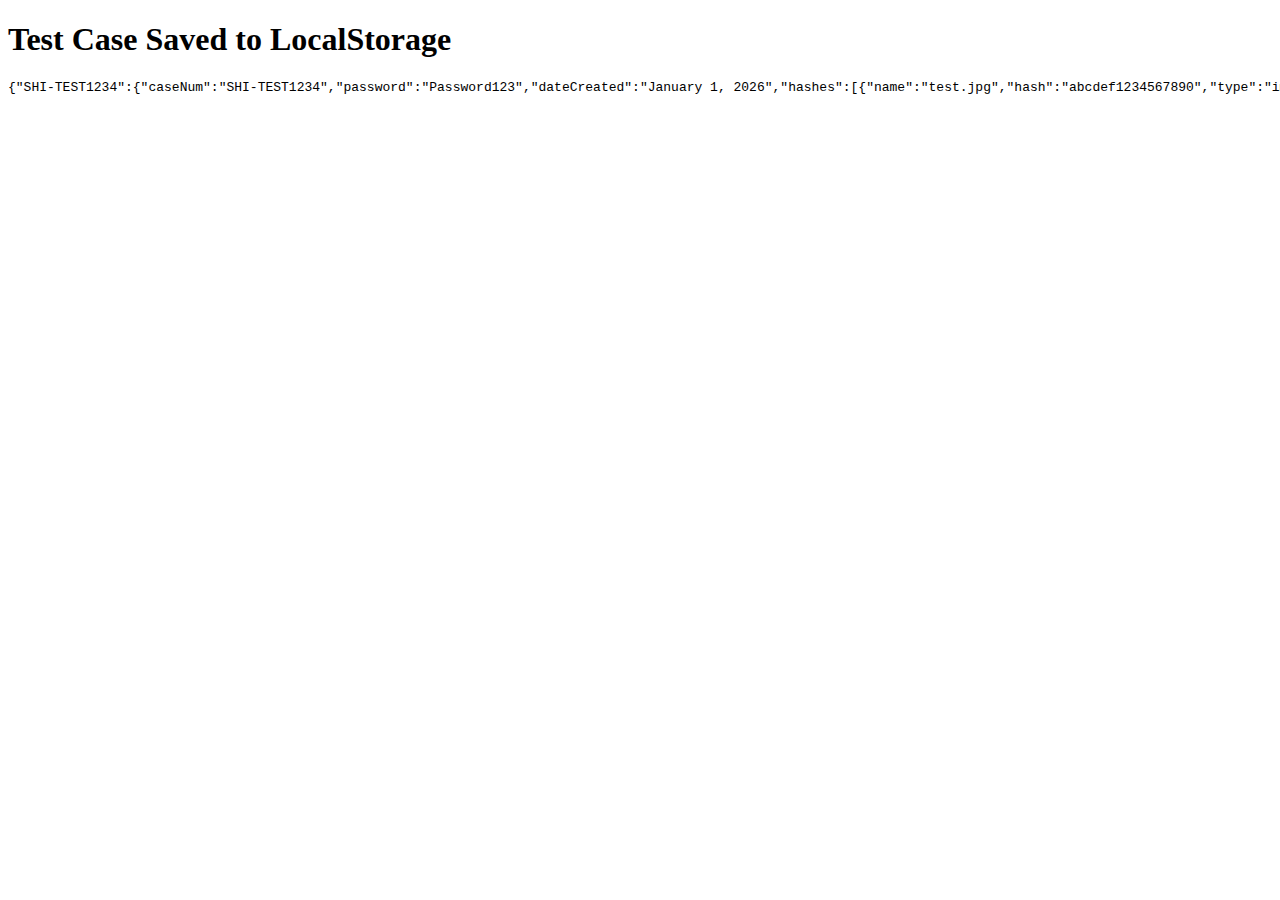
<file: test_flow.html>
<!DOCTYPE html>
<html>
<body>
<script>
    const caseData = {
        caseNum: "SHI-TEST1234",
        password: "Password123",
        dateCreated: "January 1, 2026",
        hashes: [{name: "test.jpg", hash: "abcdef1234567890", type: "image", status: "Monitoring"}]
    };
    let allCases = {};
    allCases["SHI-TEST1234"] = caseData;
    localStorage.setItem("safeher_cases", JSON.stringify(allCases));
    document.write("<h1>Test Case Saved to LocalStorage</h1>");
    document.write("<pre>" + localStorage.getItem("safeher_cases") + "</pre>");
</script>
</body>
</html>
</file>
<file: styles.css>
/* ===== RESET & BASE ===== */
*,
*::before,
*::after {
    margin: 0;
    padding: 0;
    box-sizing: border-box;
}

@import url('https://fonts.googleapis.com/css2?family=Cormorant+Garamond:wght@400;500;600;700&family=DM+Sans:wght@400;500;700&family=Inter:wght@400;500;600;700&family=Lato:wght@400;700&family=Montserrat:wght@400;500;600;700&family=Open+Sans:wght@400;600;700&family=Playfair+Display:wght@400;500;600;700&family=Poppins:wght@400;500;600;700&family=Roboto:wght@400;500;700&family=Source+Sans+3:wght@400;600;700&display=swap');

/* ===== GLOBAL THEME SYSTEM ===== */
:root {
    /* Core Semantic Variables (Defaults to Guardian Calm if no theme set) */
    --primary: #2E3A87;
    --primary-light: #4A5AB3;
    /* Generated lighter shade for hovers */
    --primary-dark: #1C245C;
    /* Generated darker shade */
    --secondary: #2FBFBC;
    --secondary-hover: #269996;

    /* Backgrounds & Surfaces */
    --bg-light: #E6E9FF;
    /* Specific light mode bg */
    --bg-main: var(--bg-light);
    /* Active background color */
    --bg-card: #ffffff;
    --bg-card-hover: #f8fafc;
    --border-color: #e2e8f0;

    /* Text */
    --text-main: #2d3748;
    --text-muted: #718096;
    --text-inverse: #ffffff;

    /* Typography */
    --font-heading: 'Poppins', sans-serif;
    --font-body: 'Inter', sans-serif;

    /* Layout */
    --max-width: 1200px;
    --transition: 0.3s ease;
}

/* 1. Guardian Calm */
[data-theme="guardian-calm"] {
    --primary: #2E3A87;
    --primary-light: #4A5AB3;
    --primary-dark: #1C245C;
    --secondary: #2FBFBC;
    --secondary-hover: #269996;
    --bg-light: #E6E9FF;
    --font-heading: 'Poppins', sans-serif;
    --font-body: 'Inter', sans-serif;
}

/* 2. Empower Strength */
[data-theme="empower-strength"] {
    --primary: #5B2A86;
    --primary-light: #7E3EBA;
    --primary-dark: #3E1C59;
    --secondary: #E8C1C5;
    --secondary-hover: #C9A2A6;
    --bg-light: #F7F3F0;
    --font-heading: 'Playfair Display', serif;
    --font-body: 'Lato', sans-serif;
}

/* 3. Digital Shield */
[data-theme="digital-shield"] {
    --primary: #00C2FF;
    --primary-light: #4DD2FF;
    --primary-dark: #0087B3;
    --secondary: #5A6A85;
    --secondary-hover: #435269;
    --bg-light: #F4F7FA;
    --font-heading: 'Montserrat', sans-serif;
    --font-body: 'Source Sans 3', sans-serif;
}

/* 4. Trust & Transparency */
[data-theme="trust-transparency"] {
    --primary: #2E8B57;
    --primary-light: #43B375;
    --primary-dark: #1A5233;
    --secondary: #1B2A49;
    --secondary-hover: #111B30;
    --bg-light: #F2F4F8;
    --font-heading: 'DM Sans', sans-serif;
    --font-body: 'Roboto', sans-serif;
}

/* 5. Silent Strength */
[data-theme="silent-strength"] {
    --primary: #7A1F3D;
    --primary-light: #A32D55;
    --primary-dark: #4F1326;
    --secondary: #C5A880;
    --secondary-hover: #A68D6A;
    --bg-light: #FAF9F6;
    --font-heading: 'Cormorant Garamond', serif;
    --font-body: 'Open Sans', sans-serif;
}

/* 6. Soft Blush Safety */
[data-theme="soft-blush-safety"] {
    --primary: #C2185B;
    --primary-light: #E0357A;
    --primary-dark: #8C1141;
    --secondary: #1E2A38;
    --secondary-hover: #121A24;
    --bg-light: #FFF6F8;
    --font-heading: 'Poppins', sans-serif;
    --font-body: 'Inter', sans-serif;
}

/* 7. Lavender Calm */
[data-theme="lavender-calm"] {
    --primary: #5B4B8A;
    --primary-light: #7A67B3;
    --primary-dark: #3F3361;
    --secondary: #C9C3FF;
    --secondary-hover: #9E96E6;
    --bg-light: #F4F2FF;
    --font-heading: 'DM Sans', sans-serif;
    --font-body: 'Roboto', sans-serif;
}

/* 8. White & Rose Gold */
[data-theme="white-rose-gold"] {
    --primary: #B76E79;
    --primary-light: #D1919A;
    --primary-dark: #8C4D56;
    --secondary: #EAD5D8;
    --secondary-hover: #C9B2B6;
    --bg-light: #FAFAFA;
    --font-heading: 'Montserrat', sans-serif;
    --font-body: 'Open Sans', sans-serif;
}

/* 9. Sky & Blush */
[data-theme="sky-blush"] {
    --primary: #3A7CA5;
    --primary-light: #5B9DC9;
    --primary-dark: #234E6B;
    --secondary: #F6C1D1;
    --secondary-hover: #D6A4B4;
    --bg-light: #F8FBFF;
    --font-heading: 'Poppins', sans-serif;
    --font-body: 'Lato', sans-serif;
}

/* 10. Minimal Soft Neutral */
[data-theme="minimal-soft-neutral"] {
    --primary: #7A1F3D;
    --primary-light: #A32D55;
    --primary-dark: #4F1326;
    --secondary: #F4C2C2;
    --secondary-hover: #D6A5A5;
    --bg-light: #F9F9F9;
    --font-heading: 'Playfair Display', serif;
    --font-body: 'Inter', sans-serif;
}

/* ===== DARK MODE ADAPTATION ===== */
[data-mode="dark"] {
    --bg-main: #121212;
    /* Deep dark background */
    --bg-card: #1E1E1E;
    /* Surface dark for cards */
    --bg-card-hover: #252525;
    --border-color: #333333;

    --text-main: #F4F4F5;
    /* Highly readable light text */
    --text-muted: #A1A1AA;
}

html {
    scroll-behavior: smooth;
    font-size: 16px;
}

body {
    font-family: var(--font-body);
    color: var(--text-main);
    background: var(--bg-main);
    line-height: 1.6;
    overflow-x: hidden;
}

h1,
h2,
h3,
h4,
h5,
h6 {
    font-family: var(--font-heading);
    font-weight: 700;
}

a {
    color: var(--primary);
    text-decoration: underline;
    transition: color var(--transition);
}

a:hover {
    color: var(--primary-light);
}

img,
svg {
    max-width: 100%;
    display: block;
}

.section-container {
    max-width: var(--max-width);
    margin: 0 auto;
    padding: 0 24px;
}

/* Typography */
.text-center {
    text-align: center;
}

.mb-1 {
    margin-bottom: 8px;
}

.mb-2 {
    margin-bottom: 16px;
}

.mb-3 {
    margin-bottom: 24px;
}

.mb-4 {
    margin-bottom: 32px;
}

.mb-5 {
    margin-bottom: 48px;
}

.section-title {
    font-size: 2.5rem;
    color: var(--primary);
    margin-bottom: 16px;
    font-weight: 800;
    line-height: 1.2;
}

.section-subtitle {
    font-size: 1.125rem;
    color: var(--text-muted);
    max-width: 600px;
}

/* ===== TOP BAR ===== */
.top-bar {
    background: var(--primary);
    color: var(--text-inverse);
    padding: 12px 0;
    position: sticky;
    top: 0;
    z-index: 100;
    box-shadow: 0 2px 8px rgba(0, 0, 0, 0.15);
}

.top-bar__inner {
    max-width: var(--max-width);
    margin: 0 auto;
    padding: 0 24px;
    display: flex;
    align-items: center;
    gap: 16px;
}

.logo {
    display: flex;
    flex-direction: column;
    text-decoration: none;
    color: var(--text-inverse);
    margin-right: auto;
}

.logo__name {
    display: flex;
    align-items: baseline;
}

.logo__stop {
    font-size: 1.6rem;
    font-weight: 800;
    color: var(--secondary);
    letter-spacing: -0.5px;
}

.logo__ncii {
    font-size: 1.6rem;
    font-weight: 800;
    color: var(--text-inverse);
    letter-spacing: -0.5px;
}

.logo__org {
    font-size: 1.6rem;
    font-weight: 600;
    color: var(--text-inverse);
    opacity: 0.8;
}

.logo__tagline {
    font-size: 0.65rem;
    opacity: 0.7;
    letter-spacing: 0.3px;
    margin-top: 2px;
}

.top-bar__actions {
    display: flex;
    align-items: center;
    gap: 16px;
}

.top-bar__link {
    color: var(--text-inverse);
    text-decoration: none;
    font-size: 0.85rem;
    display: flex;
    align-items: center;
    gap: 6px;
    opacity: 0.9;
    transition: opacity var(--transition);
}

.top-bar__link:hover {
    opacity: 1;
    color: var(--text-inverse);
}

.btn {
    display: inline-flex;
    align-items: center;
    justify-content: center;
    padding: 10px 24px;
    border-radius: 24px;
    font-weight: 600;
    font-size: 0.9rem;
    text-decoration: none;
    border: none;
    cursor: pointer;
    transition: all var(--transition);
}

.btn--primary {
    background: var(--secondary);
    color: var(--text-inverse);
    box-shadow: 0 2px 8px rgba(232, 115, 42, 0.3);
}

.btn--primary:hover {
    background: var(--secondary-hover);
    color: var(--text-inverse);
    box-shadow: 0 4px 16px rgba(232, 115, 42, 0.4);
    transform: translateY(-1px);
}

.btn--large {
    padding: 14px 32px;
    font-size: 1rem;
}

/* Questionnaire Specific Buttons */
.btn--q-orange,
.btn--q-navy {
    background: var(--primary);
    color: var(--text-inverse);
    border: none;
    border-radius: 30px;
    box-shadow: 0 4px 12px rgba(26, 58, 92, 0.4);
    font-weight: 600;
}

.btn--q-orange:hover,
.btn--q-navy:hover {
    background: var(--primary-light);
    box-shadow: 0 6px 16px rgba(44, 82, 130, 0.5);
    transform: translateY(-2px);
}

/* Language Dropdown */
.lang-dropdown {
    position: relative;
}

.lang-dropdown__btn {
    display: flex;
    align-items: center;
    gap: 6px;
    background: transparent;
    border: 1px solid rgba(255, 255, 255, 0.3);
    color: var(--text-inverse);
    padding: 6px 12px;
    border-radius: 6px;
    font-size: 0.82rem;
    cursor: pointer;
    font-family: var(--font);
    transition: all var(--transition);
}

.lang-dropdown__btn:hover {
    border-color: rgba(255, 255, 255, 0.6);
    background: rgba(255, 255, 255, 0.1);
}

.lang-dropdown__list {
    display: none;
    position: absolute;
    top: 100%;
    right: 0;
    margin-top: 4px;
    background: var(--text-inverse);
    border-radius: 8px;
    box-shadow: 0 8px 32px rgba(0, 0, 0, 0.15);
    list-style: none;
    max-height: 300px;
    overflow-y: auto;
    min-width: 180px;
    z-index: 200;
}

.lang-dropdown__list.open {
    display: block;
    animation: fadeDown 0.2s ease;
}

@keyframes fadeDown {
    from {
        opacity: 0;
        transform: translateY(-8px);
    }

    to {
        opacity: 1;
        transform: translateY(0);
    }
}

.lang-dropdown__list li a {
    display: block;
    padding: 8px 16px;
    color: var(--text);
    text-decoration: none;
    font-size: 0.85rem;
    transition: background var(--transition);
}

.lang-dropdown__list li a:hover,
.lang-dropdown__list li a.active {
    background: var(--bg-card-hover);
    color: var(--secondary);
}

/* Hamburger */
.hamburger {
    display: none;
    flex-direction: column;
    gap: 5px;
    background: none;
    border: none;
    cursor: pointer;
    padding: 4px;
}

.hamburger span {
    width: 24px;
    height: 2px;
    background: var(--text-inverse);
    border-radius: 2px;
    transition: all var(--transition);
}

.hamburger.open span:nth-child(1) {
    transform: rotate(45deg) translate(5px, 5px);
}

.hamburger.open span:nth-child(2) {
    opacity: 0;
}

.hamburger.open span:nth-child(3) {
    transform: rotate(-45deg) translate(5px, -5px);
}

/* ===== NAV BAR ===== */
.nav-bar {
    background: var(--text-inverse);
    border-bottom: 1px solid var(--gray-light);
    box-shadow: 0 1px 4px rgba(0, 0, 0, 0.05);
}

.nav-bar__list {
    max-width: var(--max-width);
    margin: 0 auto;
    padding: 0 24px;
    display: flex;
    list-style: none;
    justify-content: center;
    gap: 8px;
}

.nav-bar__list li a {
    display: block;
    padding: 14px 18px;
    color: var(--text);
    text-decoration: none;
    font-size: 0.88rem;
    font-weight: 500;
    position: relative;
    transition: color var(--transition);
}

.nav-bar__list li a::after {
    content: '';
    position: absolute;
    bottom: 0;
    left: 50%;
    width: 0;
    height: 2px;
    background: var(--secondary);
    transition: all var(--transition);
    transform: translateX(-50%);
}

.nav-bar__list li a:hover {
    color: var(--secondary);
}

.nav-bar__list li a:hover::after {
    width: 80%;
}

/* ===== HERO ===== */
.hero {
    background: linear-gradient(180deg, #eef2f7 0%, #dde6f0 50%, #c8d6e5 100%);
    position: relative;
    overflow: hidden;
    padding: 60px 0 100px;
}

.hero__inner {
    max-width: var(--max-width);
    margin: 0 auto;
    padding: 0 24px;
    display: flex;
    align-items: center;
    gap: 48px;
}

.hero__illustration {
    flex: 0 0 340px;
}

.hero__svg {
    width: 100%;
    height: auto;
    opacity: 0.85;
}

.hero__img {
    width: 100%;
    max-width: 340px;
    height: auto;
}

.hero__content {
    flex: 1;
}

.hero__content h1 {
    font-size: 2rem;
    font-weight: 600;
    line-height: 1.35;
    color: var(--text);
    margin-bottom: 24px;
}

.hero__content h1 strong {
    font-weight: 800;
}

/* Wave Dividers */
.wave-divider {
    width: 100%;
    line-height: 0;
}

.wave-divider svg {
    width: 100%;
    height: 60px;
    display: block;
}

.wave-divider--hero {
    position: absolute;
    bottom: 0;
    left: 0;
}

/* ===== YOU ARE NOT ALONE ===== */
.not-alone {
    background: var(--gray-dark);
    color: var(--text-inverse);
    padding: 48px 0;
}

.not-alone__inner {
    max-width: var(--max-width);
    margin: 0 auto;
    padding: 0 24px;
    display: flex;
    align-items: flex-start;
    gap: 24px;
}

.not-alone__icon {
    flex-shrink: 0;
    opacity: 0.9;
}

.not-alone__content h2 {
    font-size: 1.4rem;
    font-weight: 700;
    margin-bottom: 8px;
}

.not-alone__content p {
    font-size: 0.95rem;
    opacity: 0.9;
    margin-bottom: 12px;
}

.not-alone__help {
    display: inline-flex;
    align-items: center;
    gap: 6px;
    color: var(--text-inverse);
    font-weight: 600;
    font-size: 0.9rem;
}

.not-alone__help:hover {
    color: var(--secondary);
}

/* ===== HOW IT WORKS ===== */
.how-it-works {
    background: var(--bg-card-hover);
    padding: 60px 0;
}

.how-it-works h2 {
    font-size: 1.8rem;
    font-weight: 700;
    margin-bottom: 32px;
    color: var(--text);
}

.how-it-works__video-area {
    position: relative;
    background: #e8ecf1;
    border-radius: 12px;
    overflow: hidden;
    margin-bottom: 40px;
    padding: 24px;
    min-height: 350px;
}

.how-it-works__browser-icons {
    display: flex;
    gap: 8px;
    margin-bottom: 16px;
}

.browser-icon {
    width: 28px;
    height: 28px;
    border-radius: 50%;
    display: block;
}

.browser-icon--orange {
    background: var(--secondary);
    position: relative;
}

.browser-icon--orange::after {
    content: '';
    position: absolute;
    top: 6px;
    left: 6px;
    width: 16px;
    height: 16px;
    border-radius: 50%;
    border: 2px solid var(--text-inverse);
}

.browser-icon--multi {
    background: conic-gradient(#4299e1 0deg, #48bb78 90deg, #ecc94b 180deg, #e53e3e 270deg, #4299e1 360deg);
}

.how-it-works__illustration {
    display: flex;
    justify-content: center;
}

.how-illustration {
    width: 300px;
    height: auto;
}

.how-it-works__video-embed {
    margin-top: 16px;
}

.video-placeholder {
    background: #1a1a2e;
    border-radius: 8px;
    overflow: hidden;
}

.video-placeholder__controls {
    display: flex;
    align-items: center;
    gap: 12px;
    padding: 12px 16px;
}

.video-play-btn {
    background: none;
    border: none;
    cursor: pointer;
    display: flex;
    align-items: center;
    opacity: 0.8;
    transition: opacity var(--transition);
}

.video-play-btn:hover {
    opacity: 1;
}

.video-time {
    color: rgba(255, 255, 255, 0.6);
    font-size: 0.8rem;
    font-family: var(--font);
}

.video-progress {
    height: 4px;
    background: rgba(255, 255, 255, 0.2);
}

.video-progress__bar {
    height: 100%;
    width: 0%;
    background: var(--secondary);
    border-radius: 2px;
}

/* Info Cards */
.info-cards {
    display: grid;
    grid-template-columns: 1fr 1fr;
    gap: 32px;
}

.info-card {
    background: var(--text-inverse);
    border-radius: 12px;
    padding: 32px 24px;
    box-shadow: 0 2px 12px rgba(0, 0, 0, 0.06);
    position: relative;
    overflow: hidden;
}

.info-card__top-border {
    position: absolute;
    top: 0;
    left: 0;
    right: 0;
    height: 4px;
    background: var(--secondary);
}

.info-card__illustration {
    display: flex;
    justify-content: center;
    margin-bottom: 20px;
}

.info-card__illustration svg {
    width: 120px;
    height: auto;
    opacity: 0.7;
}

.info-card__img {
    width: 100%;
    max-width: 180px;
    height: auto;
}

.info-card__fullimg {
    width: 100%;
    height: 100%;
    object-fit: cover;
    border-radius: 12px;
}

.info-card:has(.info-card__fullimg) {
    padding: 0;
}

.info-card p {
    font-size: 0.95rem;
    line-height: 1.6;
    color: var(--text);
}

/* ===== WHAT IS ===== */
.what-is {
    padding: 60px 0;
    background: var(--bg-card-hover);
}

.what-is__grid {
    display: grid;
    grid-template-columns: 1fr 1fr;
    gap: 48px;
}

.what-is h2 {
    font-size: 1.6rem;
    font-weight: 700;
    margin-bottom: 20px;
    color: var(--text);
}

.what-is p {
    font-size: 0.95rem;
    line-height: 1.7;
    margin-bottom: 16px;
    color: var(--text);
}

.callout-text {
    margin-top: 24px;
    padding: 16px;
    border-left: 4px solid var(--secondary);
    background: rgba(232, 115, 42, 0.06);
    border-radius: 0 8px 8px 0;
    font-style: italic;
    color: var(--gray-dark);
}

/* ===== PRIVACY SECTION ===== */
.privacy-section {
    background: linear-gradient(135deg, var(--primary) 0%, var(--primary-light) 50%, #3d6fa5 100%);
    color: var(--text-inverse);
    position: relative;
    padding: 40px 0;
}

.privacy-section__inner {
    display: flex;
    gap: 40px;
    align-items: center;
    padding-top: 40px;
    padding-bottom: 40px;
}

.privacy-section__callout {
    flex: 0 0 200px;
    text-align: center;
}

.privacy-callout__illustration {
    display: flex;
    justify-content: center;
    margin-bottom: 16px;
}

.privacy-callout__illustration svg {
    width: 120px;
    stroke: rgba(255, 255, 255, 0.5);
}

.privacy-callout__text {
    font-size: 0.85rem;
    line-height: 1.5;
    opacity: 0.85;
    border: 2px solid var(--secondary);
    padding: 16px;
    border-radius: 8px;
}

.privacy-section__main {
    flex: 1;
}

.privacy-section__icon {
    margin-bottom: 16px;
}

.privacy-section h2 {
    font-size: 1.5rem;
    font-weight: 700;
    margin-bottom: 16px;
}

.privacy-section p {
    font-size: 0.95rem;
    line-height: 1.7;
    opacity: 0.9;
    margin-bottom: 16px;
}

.privacy-section a {
    color: var(--secondary);
}

.link--orange {
    color: var(--secondary);
    font-weight: 600;
    font-size: 0.9rem;
}

.wave-divider--privacy-top,
.wave-divider--privacy-bottom {
    position: absolute;
    left: 0;
    right: 0;
}

.wave-divider--privacy-top {
    top: 0;
}

.wave-divider--privacy-bottom {
    bottom: 0;
}

/* ===== WHO IS IT FOR ===== */
.who-for {
    background: var(--bg-card-hover);
    padding: 60px 0;
}

.who-for__grid {
    display: flex;
    gap: 40px;
    align-items: flex-start;
}

.who-for__icon-col {
    flex-shrink: 0;
}

.who-for__people-icon {
    width: 100px;
    height: 100px;
    border-radius: 50%;
    background: var(--gray-light);
    display: flex;
    align-items: center;
    justify-content: center;
}

.who-for__content {
    flex: 1;
}

.who-for h2 {
    font-size: 1.5rem;
    font-weight: 700;
    margin-bottom: 16px;
    color: var(--text);
}

.who-for p {
    font-size: 0.95rem;
    line-height: 1.6;
    margin-bottom: 12px;
}

.criteria-list {
    list-style: none;
    margin: 16px 0 24px;
}

.criteria-list li {
    display: flex;
    align-items: flex-start;
    gap: 12px;
    padding: 10px 0;
    font-size: 0.95rem;
    line-height: 1.5;
}

.check-icon {
    flex-shrink: 0;
    margin-top: 2px;
}

/* ===== TESTIMONIALS ===== */
.testimonials {
    background: linear-gradient(180deg, var(--primary-light) 0%, var(--primary) 100%);
    position: relative;
    padding: 80px 0 60px;
}

.carousel {
    display: flex;
    align-items: center;
    gap: 16px;
    margin: 0 auto;
    max-width: 900px;
}

.carousel__track-container {
    flex: 1;
    overflow: hidden;
    border-radius: 16px;
}

.carousel__track {
    display: flex;
    transition: transform 0.5s cubic-bezier(0.25, 0.8, 0.25, 1);
}

.carousel__slide {
    min-width: 100%;
    padding: 0 8px;
}

.carousel__slide blockquote {
    background: var(--text-inverse);
    border-radius: 16px;
    padding: 40px 36px;
    position: relative;
    box-shadow: 0 8px 32px rgba(0, 0, 0, 0.1);
}

.carousel__slide blockquote p {
    font-size: 0.95rem;
    font-style: italic;
    line-height: 1.7;
    color: var(--text);
    margin-bottom: 20px;
}

.carousel__slide blockquote footer {
    font-size: 0.88rem;
    text-align: center;
    color: var(--gray-dark);
    line-height: 1.5;
}

.carousel__slide blockquote footer strong {
    color: var(--text);
    font-size: 0.95rem;
}

.carousel__arrow {
    width: 44px;
    height: 44px;
    border-radius: 50%;
    border: 2px solid var(--secondary);
    background: transparent;
    cursor: pointer;
    display: flex;
    align-items: center;
    justify-content: center;
    flex-shrink: 0;
    transition: all var(--transition);
}

.carousel__arrow:hover {
    background: var(--secondary);
}

.carousel__arrow:hover svg {
    stroke: var(--text-inverse);
}

.carousel__dots {
    display: flex;
    justify-content: center;
    gap: 8px;
    margin-top: 24px;
}

.carousel__dot {
    width: 10px;
    height: 10px;
    border-radius: 50%;
    background: rgba(255, 255, 255, 0.3);
    border: none;
    cursor: pointer;
    transition: all var(--transition);
}

.carousel__dot.active {
    background: var(--secondary);
    transform: scale(1.2);
}

/* ===== NEED MORE ===== */
.need-more {
    background: var(--primary-dark);
    color: var(--text-inverse);
    padding: 48px 0;
    text-align: center;
}

.need-more h2 {
    font-size: 1.6rem;
    font-weight: 700;
    margin-bottom: 32px;
}

.need-more__grid {
    display: flex;
    justify-content: center;
    gap: 48px;
}

.need-more__card {
    display: flex;
    flex-direction: column;
    align-items: center;
    gap: 12px;
    text-decoration: none;
    color: var(--text-inverse);
    font-weight: 500;
    font-size: 0.92rem;
    transition: all var(--transition);
}

.need-more__card:hover {
    color: var(--secondary);
    transform: translateY(-4px);
}

.need-more__card:hover .need-more__icon svg {
    stroke: var(--secondary);
}

.need-more__icon {
    width: 64px;
    height: 64px;
    display: flex;
    align-items: center;
    justify-content: center;
}

/* ===== FOOTER ===== */
.site-footer {
    background: var(--primary-dark);
    border-top: 1px solid rgba(255, 255, 255, 0.1);
    color: rgba(255, 255, 255, 0.6);
    text-align: center;
    padding: 20px 24px;
    font-size: 0.82rem;
    font-style: italic;
}

/* ===== RESPONSIVE ===== */
@media (max-width: 900px) {
    .hero__inner {
        flex-direction: column;
        text-align: center;
    }

    .hero__illustration {
        flex: none;
        max-width: 260px;
        margin: 0 auto;
    }

    .hero__content h1 {
        font-size: 1.6rem;
    }

    .info-cards {
        grid-template-columns: 1fr;
    }

    .what-is__grid {
        grid-template-columns: 1fr;
    }

    .privacy-section__inner {
        flex-direction: column;
        text-align: center;
    }

    .privacy-section__callout {
        flex: none;
    }

    .who-for__grid {
        flex-direction: column;
        align-items: center;
        text-align: center;
    }

    .criteria-list li {
        justify-content: center;
    }
}

@media (max-width: 700px) {
    .top-bar__actions {
        display: none;
    }

    .hamburger {
        display: flex;
    }

    .top-bar__actions.mobile-open {
        display: flex;
        flex-direction: column;
        position: fixed;
        top: 60px;
        left: 0;
        right: 0;
        bottom: 0;
        background: var(--primary);
        padding: 24px;
        gap: 16px;
        z-index: 150;
        animation: fadeDown 0.3s ease;
    }

    .nav-bar {
        display: none;
    }

    .nav-bar.mobile-open {
        display: block;
    }

    .nav-bar__list {
        flex-direction: column;
        padding: 0;
    }

    .nav-bar__list li a {
        padding: 12px 24px;
        border-bottom: 1px solid var(--gray-light);
    }

    .need-more__grid {
        flex-direction: column;
        gap: 24px;
    }

    .carousel__arrow {
        width: 36px;
        height: 36px;
    }

    .carousel__slide blockquote {
        padding: 24px 20px;
    }
}

/* ================================================================
   SUB-PAGE STYLES
   ================================================================ */

/* ===== PAGE HERO ===== */
.page-hero {
    background: linear-gradient(135deg, var(--primary) 0%, var(--primary-light) 100%);
    color: var(--text-inverse);
    padding: 48px 24px;
    text-align: center;
}

.page-hero h1 {
    font-size: 2rem;
    font-weight: 800;
    max-width: var(--max-width);
    margin: 0 auto;
}

.page-hero__subtitle {
    font-size: 1rem;
    opacity: 0.85;
    margin-top: 12px;
    max-width: var(--max-width);
    margin-left: auto;
    margin-right: auto;
}

/* Active nav link */
.nav-active {
    color: var(--secondary) !important;
}

.nav-active::after {
    width: 80% !important;
}

/* ===== STEPS (How It Works) ===== */
.steps-section {
    padding: 60px 0;
    background: var(--bg-card-hover);
}

.steps-grid {
    display: grid;
    grid-template-columns: repeat(3, 1fr);
    gap: 28px;
    margin-bottom: 40px;
}

.step-card {
    background: var(--text-inverse);
    border-radius: 12px;
    padding: 28px 24px;
    text-align: center;
    box-shadow: 0 2px 12px rgba(0, 0, 0, 0.06);
    position: relative;
    transition: transform var(--transition), box-shadow var(--transition);
}

.step-card:hover {
    transform: translateY(-4px);
    box-shadow: 0 8px 24px rgba(0, 0, 0, 0.1);
}

.step-card__number {
    position: absolute;
    top: -14px;
    left: 50%;
    transform: translateX(-50%);
    width: 32px;
    height: 32px;
    border-radius: 50%;
    background: var(--secondary);
    color: var(--text-inverse);
    font-weight: 700;
    font-size: 0.9rem;
    display: flex;
    align-items: center;
    justify-content: center;
}

.step-card__icon {
    margin: 16px auto 16px;
    display: flex;
    justify-content: center;
}

.step-card h3 {
    font-size: 1.05rem;
    font-weight: 700;
    margin-bottom: 10px;
    color: var(--text);
}

.step-card p {
    font-size: 0.88rem;
    line-height: 1.6;
    color: var(--gray-dark);
}

.steps-cta {
    text-align: center;
}

.steps-cta p {
    font-size: 1rem;
    margin-bottom: 16px;
}

/* ===== ABOUT ===== */
.about-section {
    padding: 60px 0;
    background: var(--bg-card-hover);
}

.about-grid {
    display: grid;
    grid-template-columns: 2fr 1fr;
    gap: 48px;
    margin-bottom: 40px;
}

.about-main p {
    font-size: 0.95rem;
    line-height: 1.7;
    margin-bottom: 16px;
    color: var(--text);
}

.about-stats {
    display: flex;
    flex-direction: column;
    gap: 20px;
}

.stat-card {
    background: var(--text-inverse);
    border-radius: 12px;
    padding: 20px;
    text-align: center;
    box-shadow: 0 2px 12px rgba(0, 0, 0, 0.06);
}

.stat-card__icon {
    display: flex;
    justify-content: center;
    margin-bottom: 8px;
}

.stat-card__number {
    font-size: 1.6rem;
    font-weight: 800;
    color: var(--secondary);
}

.stat-card__label {
    font-size: 0.82rem;
    color: var(--gray-mid);
    margin-top: 4px;
}

.about-cta {
    text-align: center;
    padding: 24px;
    background: var(--text-inverse);
    border-radius: 12px;
    box-shadow: 0 2px 12px rgba(0, 0, 0, 0.06);
}

/* ===== FAQ ACCORDIONS ===== */
.faq-section {
    padding: 48px 0;
    background: var(--bg-card-hover);
}

.faq-category {
    margin-bottom: 32px;
}

.faq-category__title {
    font-size: 1.3rem;
    font-weight: 700;
    color: var(--primary);
    padding-bottom: 12px;
    border-bottom: 2px solid var(--secondary);
    margin-bottom: 16px;
}

.accordion-item {
    background: var(--text-inverse);
    border-radius: 8px;
    margin-bottom: 8px;
    box-shadow: 0 1px 4px rgba(0, 0, 0, 0.04);
    overflow: hidden;
}

.accordion-trigger {
    width: 100%;
    display: flex;
    align-items: center;
    justify-content: space-between;
    padding: 16px 20px;
    background: none;
    border: none;
    cursor: pointer;
    font-family: var(--font);
    font-size: 0.92rem;
    font-weight: 600;
    color: var(--text);
    text-align: left;
    gap: 12px;
    transition: color var(--transition);
}

.accordion-trigger:hover {
    color: var(--secondary);
}

.accordion-chevron {
    flex-shrink: 0;
    transition: transform var(--transition);
}

.accordion-trigger[aria-expanded="true"] .accordion-chevron {
    transform: rotate(180deg);
}

.accordion-content {
    display: none;
    padding: 0 20px 16px;
}

.accordion-content.open {
    display: block;
    animation: fadeDown 0.25s ease;
}

.accordion-content p {
    font-size: 0.9rem;
    line-height: 1.7;
    color: var(--gray-dark);
    margin-bottom: 8px;
}

.accordion-content ul {
    padding-left: 20px;
    margin: 8px 0;
}

.accordion-content ul li {
    font-size: 0.9rem;
    line-height: 1.6;
    color: var(--gray-dark);
    margin-bottom: 4px;
}

/* ===== LEGAL CONTENT (Privacy Policy) ===== */
.legal-section {
    padding: 48px 0;
    background: var(--bg-card-hover);
}

.legal-content {
    max-width: 800px;
    margin: 0 auto;
    background: var(--text-inverse);
    padding: 40px 36px;
    border-radius: 12px;
    box-shadow: 0 2px 12px rgba(0, 0, 0, 0.06);
}

.legal-content h2 {
    font-size: 1.2rem;
    font-weight: 700;
    color: var(--primary);
    margin-top: 32px;
    margin-bottom: 12px;
    padding-bottom: 8px;
    border-bottom: 1px solid var(--gray-light);
}

.legal-content h2:first-child {
    margin-top: 0;
}

.legal-content p {
    font-size: 0.9rem;
    line-height: 1.7;
    margin-bottom: 12px;
    color: var(--text);
}

.legal-content ol,
.legal-content ul {
    padding-left: 24px;
    margin-bottom: 16px;
}

.legal-content li {
    font-size: 0.9rem;
    line-height: 1.7;
    margin-bottom: 8px;
    color: var(--text);
}

.legal-content address {
    font-style: normal;
    font-size: 0.9rem;
    line-height: 1.8;
    margin: 12px 0;
    padding: 16px;
    background: var(--bg-card-hover);
    border-radius: 8px;
}

/* ===== RESOURCES ===== */
.resources-section {
    padding: 48px 0;
    background: var(--bg-card-hover);
}

.resources-block {
    margin-bottom: 40px;
}

.resources-block h2 {
    font-size: 1.4rem;
    font-weight: 700;
    color: var(--primary);
    margin-bottom: 16px;
}

.resources-block h3 {
    font-size: 1.1rem;
    font-weight: 600;
    margin-top: 20px;
    margin-bottom: 12px;
    color: var(--text);
}

.resources-block--highlighted {
    background: var(--text-inverse);
    padding: 32px;
    border-radius: 12px;
    border-left: 4px solid var(--secondary);
    box-shadow: 0 2px 12px rgba(0, 0, 0, 0.06);
}

.resources-list {
    list-style: none;
    padding-left: 0;
}

.resources-list li {
    padding: 8px 0;
    font-size: 0.92rem;
    line-height: 1.5;
}

.platform-cards {
    display: grid;
    grid-template-columns: repeat(auto-fill, minmax(280px, 1fr));
    gap: 20px;
    margin-top: 20px;
}

.platform-card {
    background: var(--text-inverse);
    border-radius: 12px;
    padding: 24px;
    box-shadow: 0 2px 12px rgba(0, 0, 0, 0.06);
    transition: transform var(--transition);
}

.platform-card:hover {
    transform: translateY(-2px);
}

.platform-card__header {
    display: flex;
    align-items: center;
    gap: 12px;
    margin-bottom: 12px;
}

.platform-card h3 {
    font-size: 1rem;
    font-weight: 700;
    color: var(--text);
}

.platform-card ul {
    list-style: none;
    padding: 0;
}

.platform-card ul li {
    padding: 4px 0;
    font-size: 0.85rem;
}

/* ===== PARTNERS ===== */
.partners-section {
    padding: 48px 0;
    background: var(--bg-card-hover);
}

.partner-cards {
    display: grid;
    grid-template-columns: repeat(auto-fill, minmax(340px, 1fr));
    gap: 24px;
    margin-bottom: 48px;
}

.partner-card {
    background: var(--text-inverse);
    border-radius: 12px;
    padding: 28px;
    box-shadow: 0 2px 12px rgba(0, 0, 0, 0.06);
    display: flex;
    flex-direction: column;
}

.partner-card h3 {
    font-size: 1.15rem;
    font-weight: 700;
    color: var(--text);
    margin-bottom: 12px;
}

.partner-card__disclaimer {
    font-size: 0.82rem;
    line-height: 1.5;
    color: var(--gray-mid);
    margin-bottom: 16px;
    flex: 1;
}

.partner-card .btn {
    align-self: flex-start;
}

/* Partner Logo Grid */
.partner-logo-grid {
    display: grid;
    grid-template-columns: repeat(4, 1fr);
    background: var(--text-inverse);
    border-radius: 12px;
    box-shadow: 0 2px 12px rgba(0, 0, 0, 0.06);
    margin-bottom: 48px;
    overflow: hidden;
}

.partner-logo {
    display: flex;
    align-items: center;
    justify-content: center;
    padding: 36px 20px;
    border-bottom: 1px solid var(--gray-light);
    border-right: 1px solid var(--gray-light);
    transition: background var(--transition);
}

.partner-logo:hover {
    background: var(--bg-card-hover);
}

.partner-logo:nth-child(4n) {
    border-right: none;
}

.partner-logo:nth-last-child(-n+4) {
    border-bottom: none;
}

.partner-logo__text {
    display: inline-flex;
    align-items: center;
    white-space: nowrap;
}

.partners-cta {
    text-align: center;
    padding: 40px;
    background: var(--text-inverse);
    border-radius: 12px;
    box-shadow: 0 2px 12px rgba(0, 0, 0, 0.06);
}

.partners-cta h2 {
    font-size: 1.4rem;
    font-weight: 700;
    margin-bottom: 12px;
}

.partners-cta p {
    font-size: 0.95rem;
    margin-bottom: 20px;
    color: var(--gray-dark);
}

/* ===== WIZARD (Create Case) ===== */
.wizard-section {
    padding: 48px 0;
    background: var(--bg-card-hover);
}

.wizard-progress {
    display: flex;
    align-items: center;
    justify-content: center;
    gap: 0;
    margin-bottom: 32px;
}

.wizard-progress__step {
    display: flex;
    flex-direction: column;
    align-items: center;
    gap: 6px;
    min-width: 80px;
}

.wizard-progress__step span {
    font-size: 0.75rem;
    color: var(--gray-mid);
    font-weight: 500;
}

.wizard-progress__step.active span {
    color: var(--secondary);
    font-weight: 700;
}

.wizard-progress__step.completed span {
    color: var(--primary);
}

.wizard-progress__circle {
    width: 36px;
    height: 36px;
    border-radius: 50%;
    border: 2px solid var(--gray-light);
    display: flex;
    align-items: center;
    justify-content: center;
    font-weight: 700;
    font-size: 0.85rem;
    color: var(--gray-mid);
    background: var(--text-inverse);
    transition: all var(--transition);
}

.wizard-progress__step.active .wizard-progress__circle {
    border-color: var(--secondary);
    color: var(--text-inverse);
    background: var(--secondary);
}

.wizard-progress__step.completed .wizard-progress__circle {
    border-color: var(--primary);
    color: var(--text-inverse);
    background: var(--primary);
}

.wizard-progress__line {
    width: 60px;
    height: 2px;
    background: var(--gray-light);
    margin: 0 8px;
    margin-bottom: 20px;
}

.wizard-step {
    display: none;
}

.wizard-step.active {
    display: block;
    animation: fadeDown 0.3s ease;
}

.wizard-card {
    max-width: 700px;
    margin: 0 auto;
    background: var(--text-inverse);
    border-radius: 12px;
    padding: 36px 32px;
    box-shadow: 0 2px 16px rgba(0, 0, 0, 0.08);
}

.wizard-card h2 {
    font-size: 1.4rem;
    font-weight: 700;
    margin-bottom: 12px;
    color: var(--text);
}

.wizard-card p {
    font-size: 0.92rem;
    line-height: 1.6;
    color: var(--gray-dark);
    margin-bottom: 16px;
}

.wizard-card--error {
    border-top: 4px solid #e53e3e;
}

.wizard-card--success {
    text-align: center;
    border-top: 4px solid var(--secondary);
}

.wizard-card__section {
    margin-top: 20px;
}

.wizard-card__section h3 {
    font-size: 1rem;
    font-weight: 700;
    margin-bottom: 8px;
    color: var(--text);
}

/* Checkbox Items */
.eligibility-checks,
.review-confirmations {
    margin: 20px 0;
}

.checkbox-item {
    display: flex;
    align-items: flex-start;
    gap: 12px;
    padding: 12px 0;
    cursor: pointer;
    font-size: 0.92rem;
    line-height: 1.5;
    color: var(--text);
}

.checkbox-item input[type="checkbox"] {
    display: none;
}

.checkbox-custom {
    flex-shrink: 0;
    width: 22px;
    height: 22px;
    border: 2px solid var(--gray-light);
    border-radius: 4px;
    display: flex;
    align-items: center;
    justify-content: center;
    transition: all var(--transition);
    margin-top: 2px;
}

.checkbox-item input:checked+.checkbox-custom {
    background: var(--secondary);
    border-color: var(--secondary);
}

.checkbox-item input:checked+.checkbox-custom::after {
    content: '✓';
    color: var(--text-inverse);
    font-size: 0.8rem;
    font-weight: 700;
}

/* Accept Lists */
.accept-list {
    list-style: none;
    padding-left: 0;
}

.accept-list li {
    padding: 6px 0 6px 28px;
    font-size: 0.88rem;
    position: relative;
    color: var(--gray-dark);
}

.accept-list--yes li::before {
    content: '✓';
    position: absolute;
    left: 0;
    color: #48bb78;
    font-weight: 700;
}

.accept-list--no li::before {
    content: '✗';
    position: absolute;
    left: 0;
    color: #e53e3e;
    font-weight: 700;
}

/* Upload Zone */
.upload-zone {
    border: 2px dashed var(--gray-light);
    border-radius: 12px;
    padding: 40px 24px;
    text-align: center;
    cursor: pointer;
    transition: all var(--transition);
    margin: 16px 0;
}

.upload-zone:hover,
.upload-zone.drag-over {
    border-color: var(--secondary);
    background: rgba(232, 115, 42, 0.04);
}

.upload-zone p {
    color: var(--gray-mid);
}

/* File List */
.file-list {
    margin: 16px 0;
}

.file-item {
    display: flex;
    align-items: center;
    gap: 12px;
    padding: 8px 12px;
    background: var(--bg-card-hover);
    border-radius: 6px;
    margin-bottom: 6px;
    font-size: 0.85rem;
}

.file-item__name {
    flex: 1;
    color: var(--text);
}

.file-item__size {
    color: var(--gray-mid);
    font-size: 0.78rem;
}

.file-item__remove {
    background: none;
    border: none;
    color: #e53e3e;
    cursor: pointer;
    font-size: 1.1rem;
    padding: 0 4px;
}

/* Form Inputs */
.form-group {
    margin-bottom: 20px;
}

.form-group label {
    display: block;
    font-size: 0.9rem;
    font-weight: 600;
    margin-bottom: 6px;
    color: var(--text);
}

.required {
    color: #e53e3e;
}

.form-input {
    width: 100%;
    padding: 12px 16px;
    border: 2px solid var(--gray-light);
    border-radius: 8px;
    font-family: var(--font);
    font-size: 0.92rem;
    color: var(--text);
    transition: border-color var(--transition);
}

.form-input:focus {
    outline: none;
    border-color: var(--secondary);
}

.form-hint {
    font-size: 0.78rem;
    color: var(--gray-mid);
    margin-top: 4px;
}

.text-muted {
    color: var(--gray-mid);
    font-size: 0.85rem;
}

/* Wizard Nav */
.wizard-nav {
    display: flex;
    justify-content: space-between;
    margin-top: 24px;
    gap: 16px;
}

.wizard-back {
    background: transparent;
    color: var(--gray-dark);
    border: 1px solid var(--gray-light);
    padding: 10px 20px;
    border-radius: 8px;
}

.wizard-back:hover {
    border-color: var(--secondary);
    color: var(--secondary);
}

.wizard-next:disabled,
.wizard-next[disabled] {
    opacity: 0.4;
    cursor: not-allowed;
}

/* Review */
.review-summary {
    background: var(--bg-card-hover);
    padding: 16px 20px;
    border-radius: 8px;
    margin-bottom: 16px;
}

.review-item {
    padding: 6px 0;
    font-size: 0.92rem;
}

/* Success */
.success-icon {
    margin: 0 auto 20px;
    display: flex;
    justify-content: center;
}

.case-info {
    background: var(--bg-card-hover);
    padding: 20px;
    border-radius: 8px;
    margin: 20px 0;
}

.case-info__item {
    display: flex;
    align-items: center;
    gap: 12px;
    flex-wrap: wrap;
    justify-content: center;
}

.case-info__item label {
    font-weight: 600;
    font-size: 0.85rem;
    color: var(--gray-dark);
}

.case-info__value {
    font-family: 'Courier New', monospace;
    font-size: 1.2rem;
    font-weight: 700;
    color: var(--text);
    background: var(--text-inverse);
    padding: 8px 16px;
    border-radius: 6px;
    border: 1px solid var(--gray-light);
}

.btn--small {
    padding: 6px 14px;
    font-size: 0.78rem;
    background: var(--primary);
    color: var(--text-inverse);
    border-radius: 6px;
}

.case-warning {
    display: flex;
    align-items: flex-start;
    gap: 10px;
    background: #fff3e0;
    padding: 14px 16px;
    border-radius: 8px;
    margin: 16px 0;
    font-size: 0.85rem;
    line-height: 1.5;
    color: var(--text);
}

/* ===== CHECK STATUS ===== */
.status-section {
    padding: 48px 0;
    background: var(--bg-card-hover);
}

.status-form-container {
    max-width: 500px;
    margin: 0 auto;
}

.status-header {
    display: flex;
    align-items: center;
    justify-content: space-between;
    margin-bottom: 20px;
}

.status-badge {
    padding: 4px 14px;
    border-radius: 20px;
    font-size: 0.78rem;
    font-weight: 700;
    text-transform: uppercase;
}

.status-badge--active {
    background: #c6f6d5;
    color: #22543d;
}

.status-details {
    margin-bottom: 24px;
}

.status-detail-row {
    display: flex;
    justify-content: space-between;
    padding: 10px 0;
    border-bottom: 1px solid var(--gray-light);
    font-size: 0.9rem;
}

.status-label {
    color: var(--gray-mid);
    font-weight: 500;
}

.status-value {
    font-weight: 600;
    color: var(--text);
}

.status-hashes {
    margin-bottom: 24px;
}

.status-hashes h3 {
    font-size: 1rem;
    font-weight: 700;
    margin-bottom: 12px;
    color: var(--text);
}

.hash-item {
    display: flex;
    align-items: center;
    gap: 12px;
    padding: 10px 14px;
    background: var(--bg-card-hover);
    border-radius: 8px;
    margin-bottom: 8px;
}

.hash-item__details {
    flex: 1;
    display: flex;
    justify-content: space-between;
    align-items: center;
}

.hash-item__name {
    font-weight: 500;
    font-size: 0.88rem;
}

.hash-item__status {
    font-size: 0.78rem;
    font-weight: 600;
    padding: 2px 10px;
    border-radius: 12px;
}

.hash-item__status--pending {
    background: #e9d8fd;
    color: #553c9a;
}

.status-actions {
    display: flex;
    gap: 12px;
    justify-content: flex-end;
}

.btn--danger {
    background: #e53e3e;
    color: var(--text-inverse);
    padding: 10px 20px;
    border-radius: 8px;
}

.btn--danger:hover {
    background: #c53030;
}

/* Modal */
.modal-overlay {
    position: fixed;
    inset: 0;
    background: rgba(0, 0, 0, 0.5);
    display: flex;
    align-items: center;
    justify-content: center;
    z-index: 1000;
    animation: fadeDown 0.2s ease;
}

.modal {
    background: var(--text-inverse);
    border-radius: 12px;
    padding: 32px;
    max-width: 460px;
    width: 90%;
    box-shadow: 0 16px 48px rgba(0, 0, 0, 0.2);
}

.modal h3 {
    font-size: 1.2rem;
    font-weight: 700;
    margin-bottom: 12px;
}

.modal p {
    font-size: 0.9rem;
    line-height: 1.6;
    color: var(--gray-dark);
    margin-bottom: 20px;
}

.modal__actions {
    display: flex;
    gap: 12px;
    justify-content: flex-end;
}

/* ===== RESPONSIVE (Sub-pages) ===== */
@media (max-width: 900px) {
    .steps-grid {
        grid-template-columns: repeat(2, 1fr);
    }

    .about-grid {
        grid-template-columns: 1fr;
    }

    .partner-cards {
        grid-template-columns: 1fr;
    }

    .partner-logo-grid {
        grid-template-columns: repeat(2, 1fr);
    }

    .partner-logo:nth-child(4n) {
        border-right: 1px solid var(--gray-light);
    }

    .partner-logo:nth-child(2n) {
        border-right: none;
    }

    .partner-logo:nth-last-child(-n+4) {
        border-bottom: 1px solid var(--gray-light);
    }

    .partner-logo:nth-last-child(-n+2) {
        border-bottom: none;
    }
}

@media (max-width: 600px) {
    .steps-grid {
        grid-template-columns: 1fr;
    }

    .page-hero h1 {
        font-size: 1.5rem;
    }

    .wizard-card {
        padding: 24px 20px;
    }

    .legal-content {
        padding: 24px 20px;
    }

    .wizard-progress__step span {
        font-size: 0.65rem;
    }

    .wizard-progress__line {
        width: 30px;
    }
}
</file>
